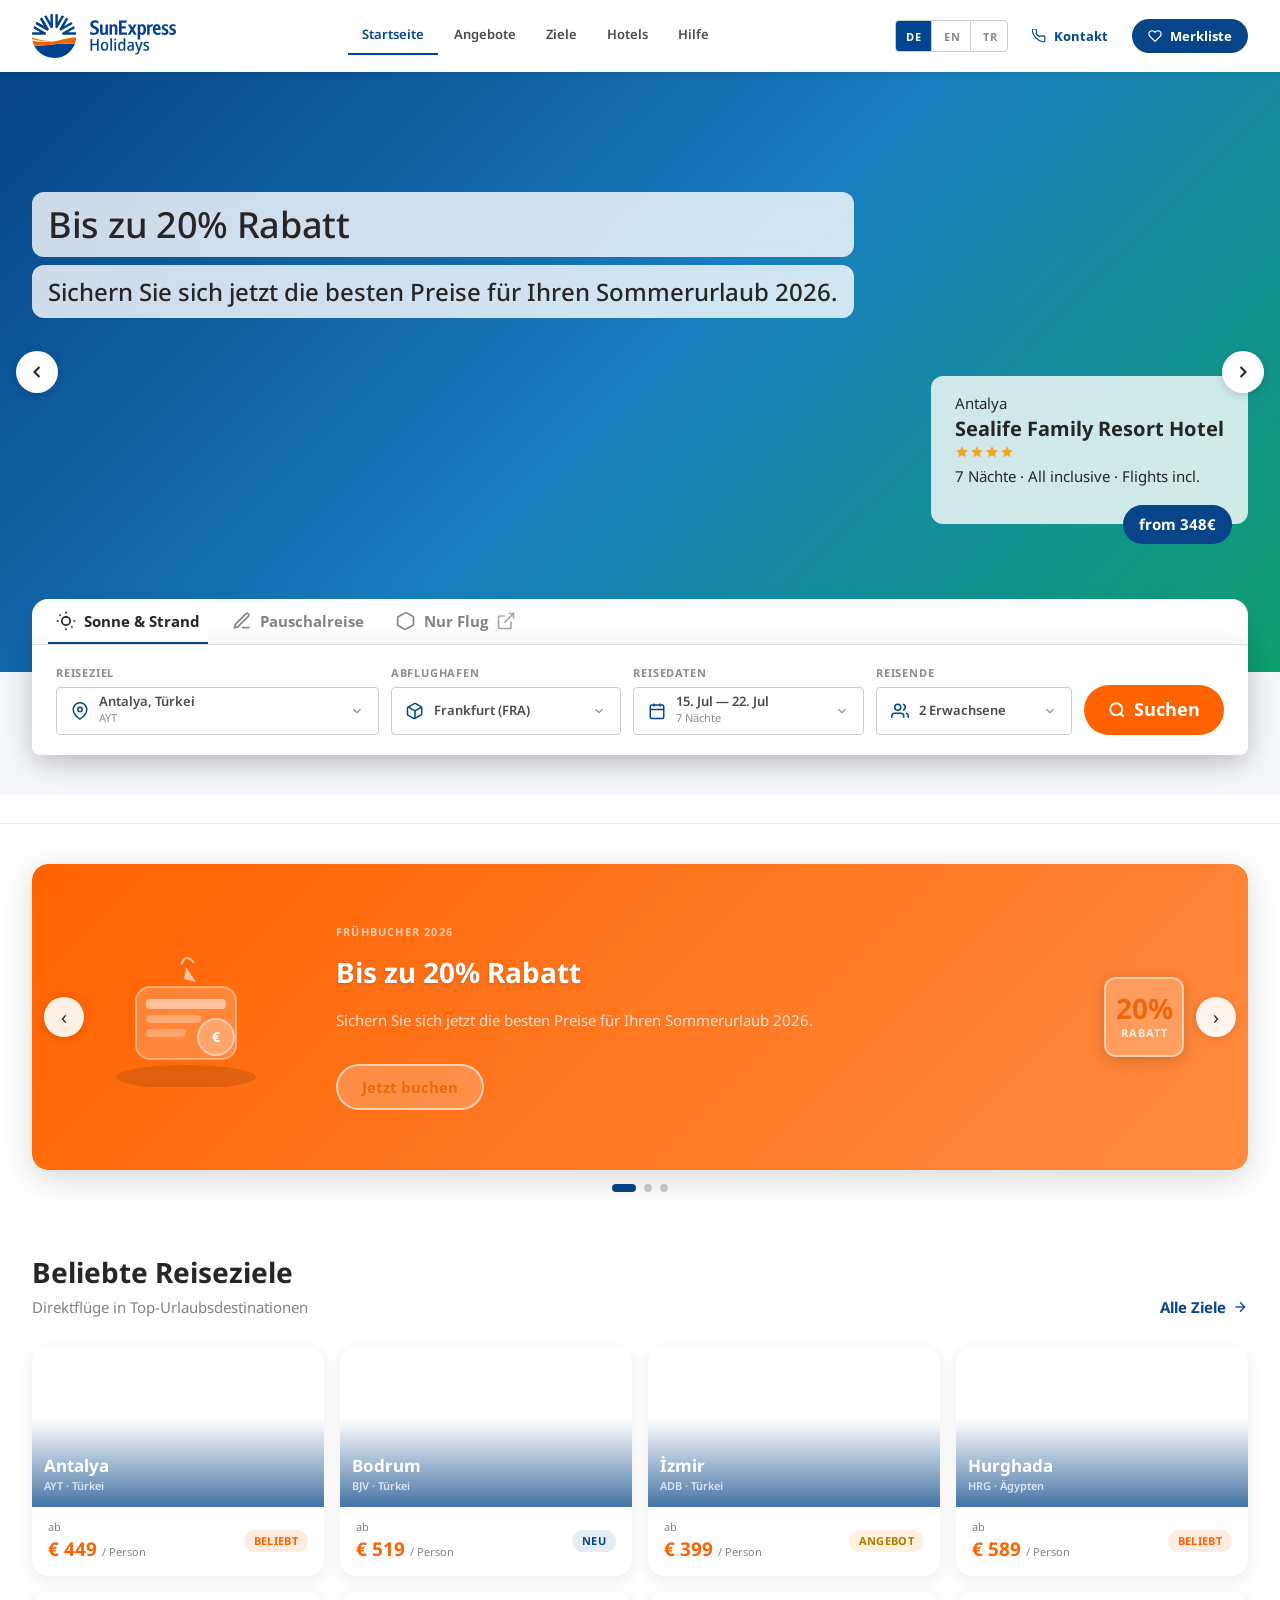
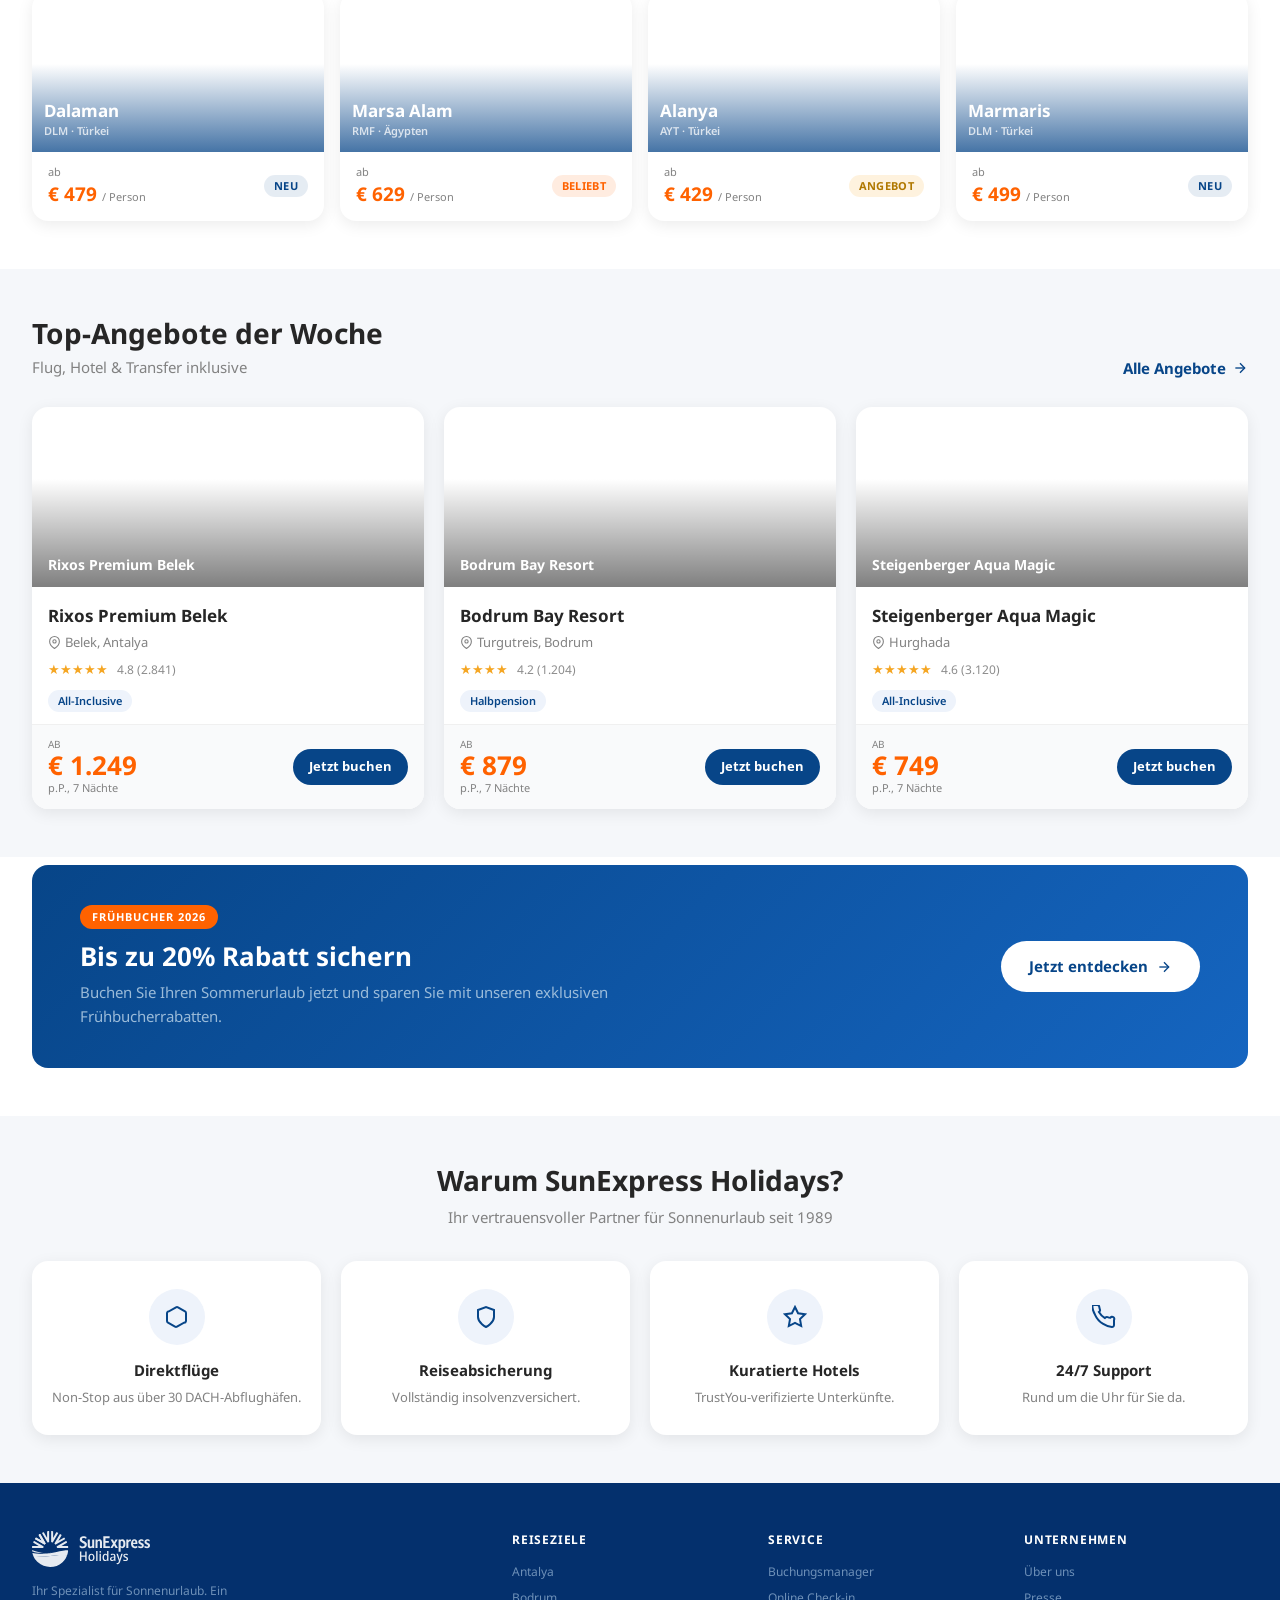
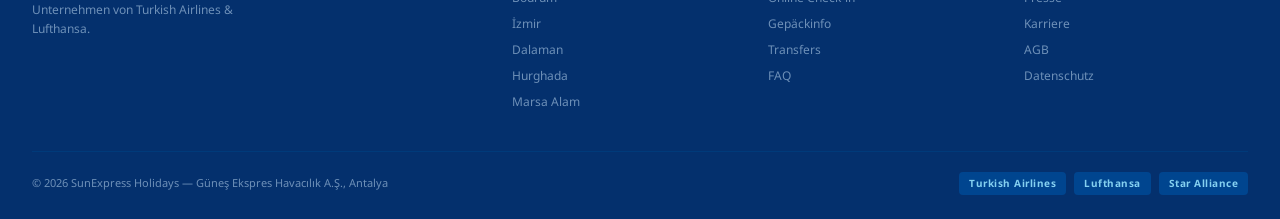
<file: index.html>
<!DOCTYPE html>
<html lang="de">
<head>
<meta charset="UTF-8"/><meta name="viewport" content="width=device-width,initial-scale=1.0"/>
<title>SunExpress Holidays</title>
<link rel="preconnect" href="https://fonts.googleapis.com"/>
<link rel="preconnect" href="https://fonts.gstatic.com" crossorigin/>
<link href="https://fonts.googleapis.com/css2?family=Noto+Sans:wght@400;500;700&display=swap" rel="stylesheet"/>
<link rel="stylesheet" href="shared.css"/>
<style>

/* ─────────────────────────────────────────
   DESIGN TOKENS  (matches Figma variables)
───────────────────────────────────────── */
:root {
  --color-primary:        #074588;
  --color-secondary:      #ff6200;
  --color-text-dark:      #262626;
  --color-text-mid:       #616161;
  --color-text-muted:     #828282;
  --color-surface-white:  #ffffff;
  --color-bg:             #f5f7fa;
  --color-border-input:   #828282;
  --color-star:           #f5a623;

  --radius-full:   9999px;
  --radius-btn:    9999px;
  --radius-input:  12px;
  --radius-card:   16px;
  --radius-sm:     12px;

  --shadow-search: 0 8px 24px -4px rgba(0,0,0,.12);
  --shadow-card:   0 4px 16px rgba(0,0,0,.08);
  --shadow-xl:     0 12px 40px rgba(0,0,0,.14);

  --font-primary: 'Noto Sans', sans-serif;
  --sp-page: 240px; /* side padding to 1440px grid */
}

*, *::before, *::after { box-sizing: border-box; margin: 0; padding: 0; }
body { font-family: var(--font-primary); color: var(--color-text-dark); background: var(--color-bg); }

/* ─────────────────────────────────────────
   HERO  (full-width slider, 600px tall)
───────────────────────────────────────── */
.hero {
  position: relative;
  width: 100%;
  height: 600px;
  overflow: hidden;
  display: flex;
  flex-direction: column;
}

/* Background image fills the hero */
.hero-bg {
  position: absolute;
  inset: 0;
  background: linear-gradient(135deg, #074588 0%, #1a7fc1 50%, #0e9f6e 100%);
  background-size: cover;
  background-position: center;
  transition: opacity .8s ease;
}

/* Subtle bottom-left gradient for text legibility */
.hero-overlay {
  position: absolute;
  inset: 0;
  background: linear-gradient(
    135deg,
    rgba(7,69,136,.18) 0%,
    transparent 60%
  );
  pointer-events: none;
}

/* ── Hero headline badges (top-left, glass) ── */
.hero-headlines {
  position: absolute;
  top: 120px;
  left: 32px;
  z-index: 4;
  display: flex;
  flex-direction: column;
  gap: 8px;
}
.hero-headline-badge {
  display: inline-block;
  background: rgba(255,255,255,.80);
  backdrop-filter: blur(8px);
  -webkit-backdrop-filter: blur(8px);
  border-radius: var(--radius-sm);
  padding: 12px 16px;
  color: var(--color-text-dark);
  white-space: nowrap;
}
.hero-headline-badge.main {
  font-size: 36px;
  font-weight: 500;
  line-height: 41px;
  letter-spacing: -.3px;
}
.hero-headline-badge.sub {
  font-size: 24px;
  font-weight: 500;
  line-height: 29px;
}

/* ── Offer block (bottom-right, glass) ── */
.hero-offer {
  position: absolute;
  bottom: 148px;   /* sits just above search mask */
  right: 32px;
  z-index: 4;
  background: rgba(255,255,255,.80);
  backdrop-filter: blur(8px);
  -webkit-backdrop-filter: blur(8px);
  border-radius: var(--radius-sm);
  padding: 16px 24px 36px;
  min-width: 239px;
  cursor: pointer;
  text-decoration: none;
}
.hero-offer-dest {
  font-size: 15px;
  font-weight: 400;
  color: var(--color-text-dark);
  line-height: 23px;
}
.hero-offer-name {
  font-size: 20px;
  font-weight: 700;
  color: var(--color-text-dark);
  line-height: 24px;
  margin: 2px 0 4px;
}
.hero-offer-stars {
  display: flex;
  gap: 1px;
  margin-bottom: 6px;
}
.hero-offer-star {
  width: 14px;
  height: 14px;
  color: var(--color-star);
  fill: var(--color-star);
}
.hero-offer-details {
  font-size: 15px;
  color: var(--color-text-dark);
  line-height: 23px;
}
.hero-offer-price-btn {
  position: absolute;
  bottom: -20px;
  right: 16px;
  background: var(--color-primary);
  color: #fff;
  font-size: 15px;
  font-weight: 700;
  line-height: 23px;
  padding: 8px 16px;
  border-radius: var(--radius-btn);
  border: none;
  cursor: pointer;
  white-space: nowrap;
  text-decoration: none;
  display: inline-block;
}

/* ── Slider arrows ── */
.slider-arrow {
  position: absolute;
  top: 50%;
  transform: translateY(-50%);
  z-index: 5;
  width: 42px;
  height: 42px;
  border-radius: var(--radius-full);
  background: var(--color-surface-white);
  border: none;
  cursor: pointer;
  display: flex;
  align-items: center;
  justify-content: center;
  box-shadow: 0 2px 8px rgba(0,0,0,.15);
  transition: background .15s, transform .15s;
  color: var(--color-text-dark);
}
.slider-arrow:hover { background: #f0f0f0; transform: translateY(-50%) scale(1.05); }
.slider-arrow.prev { left: 16px; }
.slider-arrow.next { right: 16px; }
.slider-arrow svg { width: 20px; height: 20px; }

/* ── Slider dots ── */
.slider-dots {
  position: absolute;
  bottom: 16px;
  left: 50%;
  transform: translateX(-50%);
  z-index: 5;
  display: flex;
  gap: 8px;
}
.slider-dot {
  width: 8px; height: 8px;
  border-radius: 50%;
  background: rgba(255,255,255,.45);
  border: none;
  cursor: pointer;
  transition: all .25s;
  padding: 0;
}
.slider-dot.active { background: #fff; width: 24px; border-radius: 4px; }

/* ─────────────────────────────────────────
   SEARCH MASK  (floating card below hero)
───────────────────────────────────────── */
.search-mask-wrap {
  position: relative;
  z-index: 10;
  display: flex;
  justify-content: center;
  margin-top: -73px;   /* overlaps hero bottom – matches Figma */
  padding: 0 32px 40px;
}
.search-mask {
  background: var(--color-surface-white);
  border-radius: var(--radius-card);
  box-shadow: var(--shadow-search);
  width: 100%;
  max-width: 1440px;
  /* overflow:hidden removed — it was clipping dropdowns */
}

/* Tab nav */
.search-tabs {
  display: flex;
  gap: 16px;
  padding: 0 16px;
  border-bottom: 1px solid #e8e8e8;
}
.search-tab {
  display: flex;
  align-items: center;
  gap: 8px;
  padding: 12px 8px 11px;
  font-size: 15px;
  font-weight: 700;
  color: var(--color-text-muted);
  background: none;
  border: none;
  border-bottom: 2px solid transparent;
  cursor: pointer;
  transition: color .15s;
  text-decoration: none;
  white-space: nowrap;
}
.search-tab.active {
  color: var(--color-text-dark);
  border-bottom-color: var(--color-primary);
}
.search-tab svg { width: 20px; height: 20px; flex-shrink: 0; }

/* Inputs row */
.search-inputs {
  display: flex;
  align-items: center;
  gap: 16px;
  padding: 16px;
}
.search-input {
  flex: 1;
  display: flex;
  align-items: center;
  gap: 11px;
  border: 1px solid var(--color-border-input);
  border-radius: var(--radius-input);
  padding: 5px 16px;
  background: var(--color-surface-white);
  cursor: pointer;
  transition: border-color .15s, box-shadow .15s;
  min-width: 0;
}
.search-input:hover { border-color: var(--color-primary); box-shadow: 0 0 0 2px rgba(7,69,136,.08); }
.search-input svg { width: 20px; height: 20px; flex-shrink: 0; color: var(--color-text-mid); }
.search-input-text { display: flex; flex-direction: column; min-width: 0; flex: 1; }
.search-input-label {
  font-size: 13px;
  color: var(--color-text-mid);
  line-height: 20px;
  font-weight: 400;
}
.search-input-value {
  font-size: 15px;
  color: var(--color-text-dark);
  line-height: 23px;
  white-space: nowrap;
  overflow: hidden;
  text-overflow: ellipsis;
}
.search-btn {
  background: var(--color-secondary);
  color: #fff;
  font-size: 18px;
  font-weight: 700;
  line-height: 25px;
  padding: 12px 24px;
  height: 50px;
  border-radius: var(--radius-btn);
  border: none;
  cursor: pointer;
  min-width: 140px;
  flex-shrink: 0;
  transition: background .15s, transform .1s;
}
.search-btn:hover { background: #e85500; transform: scale(1.02); }

/* ─────────────────────────────────────────
   USP BAR
───────────────────────────────────────── */
.usp-bar {
  display: flex;
  justify-content: center;
  gap: 32px;
  padding: 14px 32px;
  background: var(--color-surface-white);
  border-bottom: 1px solid #e8e8e8;
}
.usp-item {
  display: flex;
  align-items: center;
  gap: 8px;
  font-size: 13px;
  font-weight: 600;
  color: var(--color-text-dark);
}
.usp-item svg { color: var(--color-primary); }

/* ─────────────────────────────────────────
   PAGE SECTIONS  (max 1440px centred)
───────────────────────────────────────── */
.page-section {
  padding: 48px 32px;
  max-width: calc(1440px + 64px);
  margin: 0 auto;
}
.section-header {
  display: flex;
  align-items: flex-end;
  justify-content: space-between;
  margin-bottom: 28px;
}
.section-title {
  font-size: 28px;
  font-weight: 700;
  color: var(--color-text-dark);
  line-height: 1.2;
}
.section-sub {
  font-size: 15px;
  color: var(--color-text-muted);
  margin-top: 4px;
  line-height: 23px;
}
.link-more {
  display: flex;
  align-items: center;
  gap: 6px;
  font-size: 15px;
  font-weight: 700;
  color: var(--color-primary);
  text-decoration: none;
  white-space: nowrap;
}
.link-more:hover { text-decoration: underline; }
.link-more svg { width: 16px; height: 16px; }

/* ─────────────────────────────────────────
   TEASER SLIDER  (promo cards)
───────────────────────────────────────── */
.bg-white { background: var(--color-surface-white); }
.bg-grey  { background: #f5f7fa; }

.teaser-slider { overflow: hidden; border-radius: var(--radius-card); }
.teaser-track {
  display: flex;
  transition: transform .45s cubic-bezier(.4,0,.2,1);
}
.teaser-slide {
  flex: 0 0 100%;
  display: flex;
  align-items: center;
  gap: 32px;
  padding: 36px 48px;
  border-radius: var(--radius-card);
  min-height: 200px;
  position: relative;
  overflow: hidden;
}
.tsr-orange { background: linear-gradient(135deg, #ff6200 0%, #ff8c42 100%); }
.tsr-blue   { background: linear-gradient(135deg, #074588 0%, #1565c0 100%); }
.tsr-teal   { background: linear-gradient(135deg, #006d6d 0%, #00979a 100%); }

.tsr-art { flex-shrink: 0; width: 160px; height: 140px; }
.tsr-art svg { width: 100%; height: 100%; }

.tsr-body { flex: 1; color: #fff; }
.tsr-eyebrow { font-size: 11px; font-weight: 700; letter-spacing: 1.2px; text-transform: uppercase; opacity: .85; margin-bottom: 8px; }
.tsr-title { font-size: 28px; font-weight: 700; line-height: 1.2; margin-bottom: 10px; }
.tsr-title em { font-style: normal; opacity: .9; }
.tsr-sub { font-size: 15px; line-height: 1.6; opacity: .88; margin-bottom: 20px; max-width: 480px; }
.tsr-actions { display: flex; gap: 12px; }
.tsr-cta {
  background: rgba(255,255,255,.2);
  border: 2px solid rgba(255,255,255,.6);
  color: #fff;
  font-size: 15px;
  font-weight: 700;
  padding: 10px 24px;
  border-radius: var(--radius-btn);
  text-decoration: none;
  transition: background .15s;
}
.tsr-cta:hover { background: rgba(255,255,255,.32); }

.tsr-right { margin-left: auto; display: flex; flex-direction: column; align-items: flex-end; gap: 16px; flex-shrink: 0; }
.tsr-stamp {
  background: rgba(255,255,255,.2);
  border: 2px solid rgba(255,255,255,.5);
  border-radius: 12px;
  padding: 12px 20px;
  text-align: center;
  color: #fff;
}
.tsr-stamp-num { font-size: 28px; font-weight: 700; line-height: 1; }
.tsr-stamp-lbl { font-size: 11px; font-weight: 700; letter-spacing: 1px; text-transform: uppercase; opacity: .8; margin-top: 4px; }

.tsr-countdown { display: flex; gap: 8px; }
.tsr-unit { text-align: center; background: rgba(255,255,255,.15); border-radius: 8px; padding: 8px 10px; color: #fff; }
.tsr-unit-num { font-size: 22px; font-weight: 700; line-height: 1; }
.tsr-unit-lbl { font-size: 10px; font-weight: 700; letter-spacing: .5px; text-transform: uppercase; opacity: .75; margin-top: 2px; }

.tsr-dots { display: flex; justify-content: center; gap: 8px; margin-top: 14px; }
.tsr-dot {
  width: 8px; height: 8px; border-radius: 50%;
  background: #ccc; border: none; cursor: pointer; transition: all .25s; padding: 0;
}
.tsr-dot.active { background: var(--color-primary); width: 24px; border-radius: 4px; }

.tsr-arrow {
  position: absolute;
  top: 50%;
  transform: translateY(-50%);
  z-index: 3;
  width: 40px; height: 40px;
  border-radius: 50%;
  background: rgba(255,255,255,.9);
  border: none;
  font-size: 20px;
  cursor: pointer;
  display: flex; align-items: center; justify-content: center;
  box-shadow: 0 2px 8px rgba(0,0,0,.15);
  transition: background .15s;
  color: var(--color-text-dark);
}
.tsr-arrow:hover { background: #fff; }
.tsr-arrow-prev { left: 12px; }
.tsr-arrow-next { right: 12px; }

/* ─────────────────────────────────────────
   DESTINATION GRID  (4 cols)
───────────────────────────────────────── */
.dest-grid {
  display: grid;
  grid-template-columns: repeat(4, 1fr);
  gap: 16px;
}
.dest-card {
  border-radius: var(--radius-card);
  overflow: hidden;
  box-shadow: var(--shadow-card);
  background: var(--color-surface-white);
  cursor: pointer;
  transition: box-shadow .2s, transform .2s;
  display: block;
  text-decoration: none;
}
.dest-card:hover { box-shadow: var(--shadow-xl); transform: translateY(-3px); }

.dest-img {
  height: 160px;
  position: relative;
  background-size: cover;
  background-position: center;
}
.dest-img-overlay {
  position: absolute; inset: 0;
  background: linear-gradient(to top, rgba(7,69,136,.75) 0%, transparent 55%);
}
.dest-img-content { position: absolute; bottom: 12px; left: 12px; z-index: 1; }
.dest-name { font-size: 17px; font-weight: 700; color: #fff; }
.dest-country { font-size: 11px; color: rgba(255,255,255,.75); font-weight: 600; }

.dest-footer {
  padding: 12px 16px;
  display: flex;
  align-items: center;
  justify-content: space-between;
}
.dest-price { font-size: 19px; font-weight: 700; color: var(--color-secondary); }
.dest-price span { font-size: 11px; font-weight: 400; color: var(--color-text-muted); }

/* ─────────────────────────────────────────
   OFFER GRID  (3 cols – freshMS Simple Hotel Teaser)
───────────────────────────────────────── */
.offer-grid {
  display: grid;
  grid-template-columns: repeat(3, 1fr);
  gap: 20px;
}
.offer-card {
  background: var(--color-surface-white);
  border-radius: var(--radius-card);
  box-shadow: var(--shadow-card);
  overflow: hidden;
  transition: box-shadow .2s, transform .15s;
}
.offer-card:hover { box-shadow: var(--shadow-xl); transform: translateY(-2px); }

.offer-img {
  height: 180px;
  position: relative;
  background-size: cover;
  background-position: center;
  display: flex;
  align-items: flex-end;
  padding: 12px 16px;
}
.offer-img-overlay {
  position: absolute; inset: 0;
  background: linear-gradient(to top, rgba(0,0,0,.5) 0%, transparent 60%);
}
.offer-img-name { position: relative; z-index: 1; font-size: 14px; font-weight: 700; color: #fff; }

.offer-body { padding: 16px 16px 12px; }
.offer-hotel { font-size: 17px; font-weight: 700; color: var(--color-text-dark); margin-bottom: 4px; }
.offer-dest  { font-size: 13px; color: var(--color-text-muted); margin-bottom: 8px; display: flex; align-items: center; gap: 4px; }
.offer-stars { display: flex; align-items: center; gap: 6px; font-size: 13px; }
.offer-score { color: var(--color-text-muted); }
.offer-tags  { display: flex; gap: 6px; flex-wrap: wrap; margin-top: 10px; }

.offer-footer {
  display: flex;
  align-items: center;
  justify-content: space-between;
  padding: 12px 16px;
  background: #f9fafb;
  border-top: 1px solid #f0f0f0;
}
.offer-price-val { font-size: 26px; font-weight: 700; color: var(--color-secondary); line-height: 1; }
.offer-price-pp  { font-size: 11px; color: var(--color-text-muted); margin-top: 2px; }

/* ─────────────────────────────────────────
   PROMO CARD  (full-width banner)
───────────────────────────────────────── */
.promo-card {
  background: linear-gradient(135deg, var(--color-primary) 0%, #1565c0 100%);
  border-radius: var(--radius-card);
  padding: 40px 48px;
  display: flex;
  align-items: center;
  justify-content: space-between;
  gap: 32px;
  color: #fff;
}
.promo-badge {
  display: inline-block;
  background: var(--color-secondary);
  color: #fff;
  font-size: 11px;
  font-weight: 700;
  letter-spacing: 1px;
  text-transform: uppercase;
  padding: 4px 12px;
  border-radius: var(--radius-btn);
  margin-bottom: 12px;
}
.promo-card h3 { font-size: 26px; font-weight: 700; line-height: 1.2; margin-bottom: 8px; }
.promo-card p  { font-size: 15px; opacity: .88; line-height: 1.6; max-width: 560px; }
.btn-white {
  background: #fff;
  color: var(--color-primary);
  font-size: 15px;
  font-weight: 700;
  padding: 14px 28px;
  border-radius: var(--radius-btn);
  text-decoration: none;
  white-space: nowrap;
  flex-shrink: 0;
  display: flex;
  align-items: center;
  gap: 8px;
  transition: background .15s;
}
.btn-white:hover { background: #f0f4ff; }

/* ─────────────────────────────────────────
   WHY GRID  (4 cols – Quality Teaser)
───────────────────────────────────────── */
.why-grid {
  display: grid;
  grid-template-columns: repeat(4, 1fr);
  gap: 20px;
  margin-top: 32px;
}
.why-card {
  background: var(--color-surface-white);
  border-radius: var(--radius-card);
  padding: 28px 20px;
  text-align: center;
  box-shadow: var(--shadow-card);
}
.why-icon {
  width: 56px; height: 56px;
  border-radius: 50%;
  background: #eef3fb;
  display: flex;
  align-items: center;
  justify-content: center;
  margin: 0 auto 14px;
  color: var(--color-primary);
}
.why-card h4 { font-size: 15px; font-weight: 700; color: var(--color-text-dark); margin-bottom: 6px; }
.why-card p  { font-size: 13px; color: var(--color-text-muted); line-height: 1.5; }

/* ─────────────────────────────────────────
   BADGES / TAGS  (shared)
───────────────────────────────────────── */
.badge {
  display: inline-flex;
  align-items: center;
  padding: 3px 10px;
  border-radius: var(--radius-btn);
  font-size: 11px;
  font-weight: 700;
  letter-spacing: .3px;
}
.badge-orange { background: rgba(255,98,0,.12); color: var(--color-secondary); }
.badge-blue   { background: rgba(7,69,136,.10); color: var(--color-primary); }
.badge-yellow { background: rgba(245,166,35,.15); color: #b07800; }
.tag {
  padding: 3px 10px;
  background: #eef3fb;
  color: var(--color-primary);
  border-radius: var(--radius-btn);
  font-size: 11px;
  font-weight: 600;
}

/* BTN */
.btn { display: inline-flex; align-items: center; gap: 8px; padding: 10px 20px; border-radius: var(--radius-btn); font-size: 14px; font-weight: 700; text-decoration: none; border: none; cursor: pointer; transition: background .15s, transform .1s; }
.btn-primary { background: var(--color-primary); color: #fff; }
.btn-primary:hover { background: #0a3d77; transform: scale(1.02); }
.btn-sm { padding: 8px 16px; font-size: 13px; }

/* STARS inline orange */
.stars { display: flex; align-items: center; gap: 4px; }
.stars-val { color: var(--color-star); font-size: 13px; }
.score { font-size: 12px; color: var(--color-text-muted); }

</style>
</head>
<body>

<!-- ── SITE HEADER (injected by components.js) ── -->
<div id="site-header" data-page="home"></div>

<!-- ══════════════════════════════════════════
     HERO SLIDER
══════════════════════════════════════════ -->
<section class="hero" id="hero">
  <div class="hero-bg" id="hero-bg"></div>
  <div class="hero-overlay"></div>

  <!-- Headline badges top-left -->
  <div class="hero-headlines">
    <span class="hero-headline-badge main" id="hero-title"></span>
    <span class="hero-headline-badge sub" id="hero-sub"></span>
  </div>

  <!-- Offer block bottom-right -->
  <a href="hotel.html" class="hero-offer" id="hero-offer-card">
    <div class="hero-offer-dest">Antalya</div>
    <div class="hero-offer-name">Sealife Family Resort Hotel</div>
    <div class="hero-offer-stars">
      <svg class="hero-offer-star" viewBox="0 0 24 24"><polygon points="12 2 15.09 8.26 22 9.27 17 14.14 18.18 21.02 12 17.77 5.82 21.02 7 14.14 2 9.27 8.91 8.26 12 2"/></svg>
      <svg class="hero-offer-star" viewBox="0 0 24 24"><polygon points="12 2 15.09 8.26 22 9.27 17 14.14 18.18 21.02 12 17.77 5.82 21.02 7 14.14 2 9.27 8.91 8.26 12 2"/></svg>
      <svg class="hero-offer-star" viewBox="0 0 24 24"><polygon points="12 2 15.09 8.26 22 9.27 17 14.14 18.18 21.02 12 17.77 5.82 21.02 7 14.14 2 9.27 8.91 8.26 12 2"/></svg>
      <svg class="hero-offer-star" viewBox="0 0 24 24"><polygon points="12 2 15.09 8.26 22 9.27 17 14.14 18.18 21.02 12 17.77 5.82 21.02 7 14.14 2 9.27 8.91 8.26 12 2"/></svg>
    </div>
    <div class="hero-offer-details">7 <span id="fc-nights-hero"></span> · All inclusive · Flights incl.</div>
    <span class="hero-offer-price-btn">from 348€</span>
  </a>

  <!-- Arrows -->
  <button class="slider-arrow prev" onclick="slidePrev()" aria-label="Previous">
    <svg viewBox="0 0 24 24" fill="none" stroke="currentColor" stroke-width="2.5"><polyline points="15 18 9 12 15 6"/></svg>
  </button>
  <button class="slider-arrow next" onclick="slideNext()" aria-label="Next">
    <svg viewBox="0 0 24 24" fill="none" stroke="currentColor" stroke-width="2.5"><polyline points="9 18 15 12 9 6"/></svg>
  </button>

  <!-- Dots -->
  <div class="slider-dots" id="slider-dots"></div>
</section>

<!-- ══════════════════════════════════════════
     SEARCH MASK  (overlaps hero bottom)
══════════════════════════════════════════ -->
<div class="search-mask-wrap">
  <div class="search-mask" id="search-mask-box">
    <div id="search-mask"></div>
  </div>
</div>

<!-- ══ USP BAR ══ -->
<div class="usp-bar" id="usp-bar"></div>

<!-- ══════════════════════════════════════════
     TEASER PROMO SLIDER
══════════════════════════════════════════ -->
<div class="bg-white" style="padding: 40px 0 0">
  <div class="page-section" style="padding-top:0; padding-bottom:16px; max-width:calc(1440px + 64px)">
    <div style="position:relative">
      <div class="teaser-slider" id="tsSlider">
        <div class="teaser-track" id="tsTrack"></div>
      </div>
      <button class="tsr-arrow tsr-arrow-prev" onclick="tsMove(-1)">‹</button>
      <button class="tsr-arrow tsr-arrow-next" onclick="tsMove(1)">›</button>
    </div>
    <div class="tsr-dots" id="tsDots"></div>
  </div>
</div>

<!-- ══════════════════════════════════════════
     DESTINATION GRID  (freshMS Image Teaser)
══════════════════════════════════════════ -->
<div class="bg-white">
  <div class="page-section">
    <div class="section-header">
      <div>
        <h2 class="section-title" id="dest-title"></h2>
        <p class="section-sub" id="dest-sub"></p>
      </div>
      <a href="destinations.html" class="link-more" id="dest-all-link"></a>
    </div>
    <div class="dest-grid" id="dest-grid"></div>
  </div>
</div>

<!-- ══════════════════════════════════════════
     OFFER GRID  (freshMS Simple Hotel Teaser)
══════════════════════════════════════════ -->
<div class="bg-grey">
  <div class="page-section">
    <div class="section-header">
      <div>
        <h2 class="section-title" id="offers-title"></h2>
        <p class="section-sub" id="offers-sub"></p>
      </div>
      <a href="search.html" class="link-more" id="offers-all-link"></a>
    </div>
    <div class="offer-grid" id="offers-grid"></div>
  </div>
</div>

<!-- ══════════════════════════════════════════
     PROMO BANNER
══════════════════════════════════════════ -->
<div class="bg-white">
  <div class="page-section" style="padding-top:8px">
    <div class="promo-card">
      <div>
        <div class="promo-badge" id="promo-label"></div>
        <h3 id="promo-title"></h3>
        <p id="promo-text"></p>
      </div>
      <a href="search.html" class="btn-white" id="promo-btn"></a>
    </div>
  </div>
</div>

<!-- ══════════════════════════════════════════
     WHY  (freshMS Quality Teaser Section)
══════════════════════════════════════════ -->
<div class="bg-grey">
  <div class="page-section">
    <div style="text-align:center">
      <h2 class="section-title" id="why-title"></h2>
      <p class="section-sub" id="why-sub" style="margin:8px auto 0; max-width:560px"></p>
    </div>
    <div class="why-grid" id="why-grid"></div>
  </div>
</div>

<!-- ── FOOTER ── -->
<div id="site-footer"></div>

<script src="components.js"></script>
<script>

/* ══ TAB SWITCHING ══ */
function switchTab(tab) {
  document.querySelectorAll('.search-tab').forEach(t => t.classList.remove('active'));
  const el = document.getElementById('tab-' + tab);
  if (el) el.classList.add('active');
}

/* ══ TEASER PROMO SLIDER ══ */
let tsIdx = 0, tsTimer;

function buildTeaserSlides() {
  const ho = tObj('home');
  const slides = [
    {
      skin: 'tsr-orange',
      eyebrow: ho.slides?.[0]?.badge || 'Frühbucher 2026',
      title: ho.slides?.[0]?.title || 'Bis zu 20% Rabatt',
      sub: ho.slides?.[0]?.sub || 'Sichern Sie jetzt die besten Preise für Ihren Sommerurlaub 2026.',
      cta: ho.slides?.[0]?.btn || 'Jetzt buchen',
      stampTop: currentLang==='tr'?'%20':'20%',
      stampBot: currentLang==='tr'?'İNDİRİM':currentLang==='en'?'DISCOUNT':'RABATT',
      art: `<svg viewBox="0 0 160 140" xmlns="http://www.w3.org/2000/svg">
        <ellipse cx="80" cy="130" rx="70" ry="12" fill="rgba(0,0,0,.12)"/>
        <rect x="30" y="40" width="100" height="72" rx="14" fill="rgba(255,255,255,.18)" stroke="rgba(255,255,255,.4)" stroke-width="2"/>
        <rect x="40" y="52" width="80" height="10" rx="4" fill="rgba(255,255,255,.5)"/>
        <rect x="40" y="68" width="55" height="8" rx="4" fill="rgba(255,255,255,.3)"/>
        <rect x="40" y="82" width="40" height="8" rx="4" fill="rgba(255,255,255,.25)"/>
        <circle cx="110" cy="90" r="18" fill="rgba(255,255,255,.25)" stroke="rgba(255,255,255,.5)" stroke-width="2"/>
        <text x="110" y="95" text-anchor="middle" font-size="14" font-weight="800" fill="#fff">€</text>
        <path d="M80 20 L90 35 L78 32 Z" fill="rgba(255,255,255,.6)"/>
        <path d="M75 18 Q80 5 88 16" stroke="rgba(255,255,255,.5)" stroke-width="2" fill="none"/>
      </svg>`,
    },
    {
      skin: 'tsr-blue',
      eyebrow: currentLang==='tr'?'YENİ: HURGHADA':currentLang==='en'?'NEW: HURGHADA':'NEU: HURGHADA',
      title: currentLang==='tr'?'Mısır\'ı <em>Keşfet</em>':currentLang==='en'?'<em>Discover</em> Egypt':'Ägypten <em>entdecken</em>',
      sub: currentLang==='tr'?'Kızıl Deniz\'de Kişi başı €589\'dan. Direkt uçuş dahil.':currentLang==='en'?'From €589 p.p. at the Red Sea. Direct flight included.':'Ab €589 p.P. am Roten Meer. Direktflug inklusive.',
      cta: currentLang==='tr'?'Tekliflere bak':currentLang==='en'?'View offers':'Angebote ansehen',
      stampTop: 'ab',
      stampBot: '€ 589',
      art: `<svg viewBox="0 0 160 140" xmlns="http://www.w3.org/2000/svg">
        <ellipse cx="80" cy="128" rx="68" ry="10" fill="rgba(0,0,0,.15)"/>
        <path d="M20 95 Q80 45 140 80" stroke="rgba(255,255,255,.3)" stroke-width="2" stroke-dasharray="5 4" fill="none"/>
        <path d="M75 62 L95 55 L88 72 Z" fill="rgba(255,255,255,.8)"/>
        <circle cx="30" cy="92" r="6" fill="rgba(255,255,255,.5)"/>
        <circle cx="130" cy="78" r="8" fill="rgba(255,255,255,.5)"/>
        <text x="130" y="82" text-anchor="middle" font-size="9" fill="rgba(255,255,255,.9)">HRG</text>
        <text x="30" y="96" text-anchor="middle" font-size="9" fill="rgba(255,255,255,.9)">FRA</text>
        <rect x="50" y="98" width="60" height="28" rx="8" fill="rgba(255,255,255,.15)" stroke="rgba(255,255,255,.35)" stroke-width="1.5"/>
        <path d="M64 110 Q72 103 80 110 Q88 117 96 110" stroke="rgba(255,255,255,.6)" stroke-width="2" fill="none"/>
      </svg>`,
    },
    {
      skin: 'tsr-teal',
      eyebrow: currentLang==='tr'?'SUNFLEX 3 — ESNEK SEYAHAT':currentLang==='en'?'SUNFLEX 3 — STAY FLEXIBLE':'SUNFLEX 3 — FLEXIBEL REISEN',
      title: currentLang==='tr'?'<em>Ücretsiz</em> yeniden rezervasyon':currentLang==='en'?'<em>Free</em> rebooking option':'<em>Kostenloses</em> Umbuchungsrecht',
      sub: currentLang==='tr'?'Planlarınız değişirse — SunFlex ile sorun değil.':currentLang==='en'?'If your plans change — no problem with SunFlex. From £0.99.':'Wenn sich Ihre Pläne ändern — kein Problem mit SunFlex. Ab £0,99.',
      cta: currentLang==='tr'?'Şimdi ekle':currentLang==='en'?'Add now':'Jetzt hinzufügen',
      countdown: true,
      stampTop: currentLang==='tr'?'26 MAY\'A KADAR':currentLang==='en'?'BOOK BEFORE':'BUCHEN BIS',
      stampBot: '26. Mai',
      art: `<svg viewBox="0 0 160 140" xmlns="http://www.w3.org/2000/svg">
        <rect x="52" y="20" width="56" height="96" rx="12" fill="rgba(255,255,255,.15)" stroke="rgba(255,255,255,.4)" stroke-width="2"/>
        <rect x="58" y="30" width="44" height="6" rx="3" fill="rgba(255,255,255,.35)"/>
        <circle cx="80" cy="59" r="12" fill="rgba(255,255,255,.3)" stroke="rgba(255,255,255,.5)" stroke-width="1.5"/>
        <text x="80" y="63" text-anchor="middle" font-size="11" font-weight="800" fill="#fff">✓</text>
        <rect x="62" y="84" width="36" height="6" rx="3" fill="rgba(255,255,255,.4)"/>
      </svg>`,
    },
  ];

  const track = document.getElementById('tsTrack');
  const dots  = document.getElementById('tsDots');

  track.innerHTML = slides.map((s, i) => `
    <div class="teaser-slide ${s.skin}">
      <div class="tsr-art">${s.art}</div>
      <div class="tsr-body">
        <div class="tsr-eyebrow">${s.eyebrow}</div>
        <div class="tsr-title">${s.title}</div>
        <div class="tsr-sub">${s.sub}</div>
        <div class="tsr-actions"><a href="search.html" class="tsr-cta">${s.cta}</a></div>
      </div>
      <div class="tsr-right">
        ${s.countdown ? `<div class="tsr-countdown" id="ts-cd"></div>` : ''}
        <div class="tsr-stamp">
          <div class="tsr-stamp-num">${s.stampTop}</div>
          <div class="tsr-stamp-lbl">${s.stampBot}</div>
        </div>
      </div>
    </div>`).join('');

  dots.innerHTML = slides.map((_, i) =>
    `<button class="tsr-dot ${i===0?'active':''}" onclick="tsGo(${i})"></button>`
  ).join('');

  tsStartCountdown();
  tsTimer = setInterval(() => tsGo((tsIdx+1) % slides.length), 6000);
}

function tsStartCountdown() {
  const el = document.getElementById('ts-cd');
  if (!el) return;
  const deadline = new Date('2026-05-26T23:59:59');
  const tick = () => {
    const diff = deadline - new Date();
    if (diff <= 0) { el.innerHTML = ''; return; }
    const d = Math.floor(diff / 86400000);
    const h = Math.floor((diff % 86400000) / 3600000);
    const m = Math.floor((diff % 3600000) / 60000);
    const s = Math.floor((diff % 60000) / 1000);
    const lbl = currentLang==='tr' ? ['Gün','Sa','Dk','Sn'] :
                currentLang==='en' ? ['Days','Hrs','Min','Sec'] : ['Tage','Std','Min','Sek'];
    el.innerHTML = [d,h,m,s].map((v,i) =>
      `<div class="tsr-unit"><div class="tsr-unit-num">${String(v).padStart(2,'0')}</div><div class="tsr-unit-lbl">${lbl[i]}</div></div>`
    ).join('');
  };
  tick(); setInterval(tick, 1000);
}

function tsGo(i) {
  tsIdx = i;
  document.getElementById('tsTrack').style.transform = `translateX(-${i*100}%)`;
  document.querySelectorAll('.tsr-dot').forEach((d,j) => d.classList.toggle('active', j===i));
}
function tsMove(dir) {
  const n = document.getElementById('tsTrack').children.length;
  tsGo((tsIdx + dir + n) % n);
  clearInterval(tsTimer);
  tsTimer = setInterval(() => tsGo((tsIdx+1) % n), 6000);
}

/* ══ WHY / DEST / OFFER SVG ICONS ══ */
const WHY_ICONS = [
  `<svg width="24" height="24" viewBox="0 0 24 24" fill="none" stroke="currentColor" stroke-width="2"><path d="M21 16V8a2 2 0 00-1-1.73l-7-4a2 2 0 00-2 0l-7 4A2 2 0 002 8v8a2 2 0 001 1.73l7 4a2 2 0 002 0l7-4A2 2 0 0021 16z"/></svg>`,
  `<svg width="24" height="24" viewBox="0 0 24 24" fill="none" stroke="currentColor" stroke-width="2"><path d="M12 22s8-4 8-10V5l-8-3-8 3v7c0 6 8 10 8 10z"/></svg>`,
  `<svg width="24" height="24" viewBox="0 0 24 24" fill="none" stroke="currentColor" stroke-width="2"><polygon points="12 2 15.09 8.26 22 9.27 17 14.14 18.18 21.02 12 17.77 5.82 21.02 7 14.14 2 9.27 8.91 8.26 12 2"/></svg>`,
  `<svg width="24" height="24" viewBox="0 0 24 24" fill="none" stroke="currentColor" stroke-width="2"><path d="M22 16.92v3a2 2 0 01-2.18 2 19.79 19.79 0 01-8.63-3.07A19.5 19.5 0 013.07 9.8 19.79 19.79 0 01.22 1.18 2 2 0 012.22 0h3a2 2 0 012 1.72c.127.96.361 1.903.7 2.81a2 2 0 01-.45 2.11L6.91 7.09a16 16 0 006 6l.56-.56a2 2 0 012.11-.45c.907.339 1.85.573 2.81.7A2 2 0 0122 14.92v2z"/></svg>`,
];

const DESTS = [
  {id:'img-ayt', name:'Antalya',    code:'AYT', rk:'turkey', price:'449', bk:'beliebt', ci:'ci1', img:'https://images.unsplash.com/photo-1590402902099-9d5d8cbfb0c1?w=800&q=80'},
  {id:'img-bjv', name:'Bodrum',     code:'BJV', rk:'turkey', price:'519', bk:'neu',     ci:'ci2', img:'https://images.unsplash.com/photo-1601581987809-a874a81309c9?w=800&q=80'},
  {id:'img-adb', name:'İzmir',      code:'ADB', rk:'turkey', price:'399', bk:'angebot', ci:'ci4', img:'https://images.unsplash.com/photo-1558618666-fcd25c85cd64?w=800&q=80'},
  {id:'img-hrg', name:'Hurghada',   code:'HRG', rk:'egypt',  price:'589', bk:'beliebt', ci:'ci6', img:'https://images.unsplash.com/photo-1539650116574-75c0c6d73f6e?w=800&q=80'},
  {id:'img-dlm', name:'Dalaman',    code:'DLM', rk:'turkey', price:'479', bk:'neu',     ci:'ci3', img:'https://images.unsplash.com/photo-1519046904884-53103b34b206?w=800&q=80'},
  {id:'img-rmf', name:'Marsa Alam', code:'RMF', rk:'egypt',  price:'629', bk:'beliebt', ci:'ci5', img:'https://images.unsplash.com/photo-1580541832626-2a7131ee809f?w=800&q=80'},
  {id:'img-alanya',   name:'Alanya',    code:'AYT', rk:'turkey', price:'429', bk:'angebot', ci:'ci7', img:'https://images.unsplash.com/photo-1506905925346-21bda4d32df4?w=800&q=80'},
  {id:'img-marmaris', name:'Marmaris',  code:'DLM', rk:'turkey', price:'499', bk:'neu',     ci:'ci8', img:'https://images.unsplash.com/photo-1507525428034-b723cf961d3e?w=800&q=80'},
];

const OFFERS = [
  {id:'img-rixos', ci:'ci1', hotel:'Rixos Premium Belek',       dest:'Belek, Antalya', rk:'turkey', stars:'★★★★★', score:'4.8', reviews:'2.841', price:'1.249', tags:['all-inclusive'], img:'https://images.unsplash.com/photo-1566073771259-6a8506099945?w=800&q=80'},
  {id:'img-bodrum',ci:'ci2', hotel:'Bodrum Bay Resort',          dest:'Turgutreis, Bodrum', rk:'turkey', stars:'★★★★', score:'4.2', reviews:'1.204', price:'879',   tags:['halbpension'],  img:'https://images.unsplash.com/photo-1520250497591-112f2f40a3f4?w=800&q=80'},
  {id:'img-aqua',  ci:'ci3', hotel:'Steigenberger Aqua Magic',   dest:'Hurghada',       rk:'egypt',  stars:'★★★★★', score:'4.6', reviews:'3.120', price:'749',   tags:['all-inclusive'], img:'https://images.unsplash.com/photo-1582719478250-c89cae4dc85b?w=800&q=80'},
];

/* ══ HERO SLIDER ══ */
let slideIdx = 0, slideTimer;
const SLIDE_QUERIES = [
  'antalya turkey resort summer beach',
  'bodrum turkey sunset aegean',
  'hurghada egypt red sea',
];
const SLIDE_IMGS = [
  'https://images.unsplash.com/photo-1523592121175-87252e70fbe2?w=1600&q=85', // Antalya beach resort
  'https://images.unsplash.com/photo-1530841377377-3ff06c0ca713?w=1600&q=85', // Aegean coast Bodrum
  'https://images.unsplash.com/photo-1544551763-46a013bb70d5?w=1600&q=85', // Red Sea Hurghada
];

function buildSlider() {
  const slides = tArr('home', 'slides');
  const dotsEl = document.getElementById('slider-dots');
  if (dotsEl) dotsEl.innerHTML = slides.map((_,i) =>
    `<button class="slider-dot ${i===0?'active':''}" onclick="goSlide(${i})"></button>`
  ).join('');
  showSlide(0);
  slideTimer = setInterval(() => goSlide((slideIdx+1) % slides.length), 5000);
}

function goSlide(i) {
  clearInterval(slideTimer);
  slideIdx = i;
  showSlide(i);
  slideTimer = setInterval(() => goSlide((slideIdx+1) % tArr('home','slides').length), 5000);
}
function slidePrev() { const s = tArr('home','slides'); goSlide((slideIdx-1+s.length)%s.length); }
function slideNext() { const s = tArr('home','slides'); goSlide((slideIdx+1)%s.length); }

function showSlide(i) {
  const slides = tArr('home', 'slides');
  const s = slides[i]; if (!s) return;
  const titleEl = document.getElementById('hero-title');
  const subEl   = document.getElementById('hero-sub');
  if (titleEl) titleEl.innerHTML = s.title || 'Relaxed into your holidays';
  if (subEl)   subEl.textContent = s.sub   || 'More comfort for less!';
  document.querySelectorAll('.slider-dot').forEach((d,j) => d.classList.toggle('active', j===i));
  const heroEl = document.getElementById('hero-bg');
  if (heroEl) {
    const imgUrl = SLIDE_IMGS[i] || SLIDE_IMGS[0];
    const img = new Image();
    img.onload = () => {
      heroEl.style.backgroundImage = `url(${imgUrl})`;
      heroEl.style.backgroundSize = 'cover';
      heroEl.style.backgroundPosition = 'center';
      heroEl.style.background = '';
    };
    img.onerror = () => {
      // Fallback gradient if image fails to load
      const GRADIENTS = [
        'linear-gradient(135deg, #074588 0%, #1a7fc1 50%, #0e9f6e 100%)',
        'linear-gradient(135deg, #0e4d8a 0%, #1565c0 50%, #0288d1 100%)',
        'linear-gradient(135deg, #006064 0%, #00838f 50%, #26c6da 100%)',
      ];
      heroEl.style.backgroundImage = 'none';
      heroEl.style.background = GRADIENTS[i] || GRADIENTS[0];
    };
    // Show gradient immediately, replace with image when loaded
    const GRADIENTS = [
      'linear-gradient(135deg, #074588 0%, #1a7fc1 50%, #0e9f6e 100%)',
      'linear-gradient(135deg, #0e4d8a 0%, #1565c0 50%, #0288d1 100%)',
      'linear-gradient(135deg, #006064 0%, #00838f 50%, #26c6da 100%)',
    ];
    heroEl.style.background = GRADIENTS[i] || GRADIENTS[0];
    img.src = imgUrl;
  }
}

function arrowSvg() {
  return `<svg width="16" height="16" viewBox="0 0 24 24" fill="none" stroke="currentColor" stroke-width="2"><line x1="5" y1="12" x2="19" y2="12"/><polyline points="12 5 19 12 12 19"/></svg>`;
}
function pinSvg() {
  return `<svg width="13" height="13" viewBox="0 0 24 24" fill="none" stroke="currentColor" stroke-width="2"><path d="M21 10c0 7-9 13-9 13s-9-6-9-13a9 9 0 0118 0z"/><circle cx="12" cy="10" r="3"/></svg>`;
}

/* ══ DOM READY ══ */
document.addEventListener('DOMContentLoaded', () => {
  const ho  = tObj('home');
  const bd  = tObj('badges');
  const su  = tArr('usp');
  const sp  = tObj('sp');

  /* nights label */
  document.getElementById('fc-nights-hero').textContent = t('search','nights');

  /* USP bar */
  const uspIcons = [
    `<svg width="16" height="16" viewBox="0 0 24 24" fill="none" stroke="currentColor" stroke-width="2"><path d="M12 22s8-4 8-10V5l-8-3-8 3v7c0 6 8 10 8 10z"/></svg>`,
    `<svg width="16" height="16" viewBox="0 0 24 24" fill="none" stroke="currentColor" stroke-width="2"><path d="M21 16V8a2 2 0 00-1-1.73l-7-4a2 2 0 00-2 0l-7 4A2 2 0 002 8v8a2 2 0 001 1.73l7 4a2 2 0 002 0l7-4A2 2 0 0021 16z"/></svg>`,
    `<svg width="16" height="16" viewBox="0 0 24 24" fill="none" stroke="currentColor" stroke-width="2"><polyline points="20 6 9 17 4 12"/></svg>`,
    `<svg width="16" height="16" viewBox="0 0 24 24" fill="none" stroke="currentColor" stroke-width="2"><path d="M22 16.92v3a2 2 0 01-2.18 2 19.79 19.79 0 01-8.63-3.07A19.5 19.5 0 013.07 9.8 19.79 19.79 0 01.22 1.18 2 2 0 012.22 0h3a2 2 0 012 1.72c.127.96.361 1.903.7 2.81a2 2 0 01-.45 2.11L6.91 7.09a16 16 0 006 6l.56-.56a2 2 0 012.11-.45c.907.339 1.85.573 2.81.7A2 2 0 0122 14.92v2z"/></svg>`,
    `<svg width="16" height="16" viewBox="0 0 24 24" fill="none" stroke="currentColor" stroke-width="2"><rect x="1" y="4" width="22" height="16" rx="2" ry="2"/><line x1="1" y1="10" x2="23" y2="10"/></svg>`,
  ];
  document.getElementById('usp-bar').innerHTML = su.map((u,i) =>
    `<div class="usp-item">${uspIcons[i]||''}${u}</div>`
  ).join('');

  /* Dest section labels */
  document.getElementById('dest-title').textContent = ho.destTitle || '';
  document.getElementById('dest-sub').textContent   = ho.destSub   || '';
  document.getElementById('dest-all-link').innerHTML = (ho.destAll||'') + ' ' + arrowSvg();

  /* Dest grid */
  document.getElementById('dest-grid').innerHTML = DESTS.map(d => {
    const bLabel = bd[d.bk] || d.bk;
    const bCls   = d.bk==='beliebt'?'badge-orange': d.bk==='neu'?'badge-blue':'badge-yellow';
    const reg    = region(d.rk);
    return `<a href="dest-detail.html?dest=${d.code.toLowerCase()}" class="dest-card">
      <div class="dest-img ${d.ci}" id="${d.id}">
        <div class="dest-img-overlay"></div>
        <div class="dest-img-content">
          <div class="dest-name">${d.name}</div>
          <div class="dest-country">${d.code} · ${reg}</div>
        </div>
      </div>
      <div class="dest-footer">
        <div>
          <div style="font-size:11px;color:var(--color-text-muted)">ab</div>
          <div class="dest-price">€ ${d.price} <span>/ Person</span></div>
        </div>
        <span class="badge ${bCls}">${bLabel}</span>
      </div>
    </a>`;
  }).join('');

  /* Offers section */
  document.getElementById('offers-title').textContent = ho.offersTitle || '';
  document.getElementById('offers-sub').textContent   = ho.offersSub   || '';
  document.getElementById('offers-all-link').innerHTML = (ho.offersAll||'') + ' ' + arrowSvg();
  const vpL = sp.vp || {};
  document.getElementById('offers-grid').innerHTML = OFFERS.map(o => `
    <div class="offer-card">
      <div class="offer-img ${o.ci}" id="${o.id}">
        <div class="offer-img-overlay"></div>
        <div class="offer-img-name">${o.hotel}</div>
      </div>
      <div class="offer-body">
        <div class="offer-hotel">${o.hotel}</div>
        <div class="offer-dest">${pinSvg()}${o.dest}</div>
        <div class="stars">
          <span class="stars-val">${o.stars}</span>
          <span class="score">${o.score} (${o.reviews})</span>
        </div>
        <div class="offer-tags">${o.tags.map(tg=>`<span class="tag">${vpL[tg]||tg}</span>`).join('')}</div>
      </div>
      <div class="offer-footer">
        <div>
          <div style="font-size:10px;color:var(--color-text-muted);text-transform:uppercase">Ab</div>
          <div class="offer-price-val">€ ${o.price}</div>
          <div class="offer-price-pp">p.P., 7 ${t('search','nights')}</div>
        </div>
        <a href="hotel.html" class="btn btn-primary btn-sm">${sp.bookNow||'Buchen'}</a>
      </div>
    </div>`).join('');

  /* Promo banner */
  document.getElementById('promo-label').textContent = ho.promoLabel || '';
  document.getElementById('promo-title').textContent = ho.promoTitle || '';
  document.getElementById('promo-text').textContent  = ho.promoText  || '';
  document.getElementById('promo-btn').innerHTML     = (ho.promoBtn||'') + ' ' + arrowSvg();

  /* Why section */
  document.getElementById('why-title').textContent = ho.whyTitle || '';
  document.getElementById('why-sub').textContent   = ho.whySub   || '';
  const why = ho.why||[], whyD = ho.whyDesc||[];
  document.getElementById('why-grid').innerHTML = why.map((w,i) =>
    `<div class="why-card"><div class="why-icon">${WHY_ICONS[i]||''}</div><h4>${w}</h4><p>${whyD[i]||''}</p></div>`
  ).join('');

  /* Boot */
  buildSlider();
  buildTeaserSlides();

  /* Static images — no API needed */
  DESTS.forEach(d => {
    const el = document.getElementById(d.id);
    if(el && d.img){ el.style.backgroundImage=`url(${d.img})`; el.style.backgroundSize='cover'; el.style.backgroundPosition='center'; }
  });
  OFFERS.forEach(o => {
    const el = document.getElementById(o.id);
    if(el && o.img){ el.style.backgroundImage=`url(${o.img})`; el.style.backgroundSize='cover'; el.style.backgroundPosition='center'; }
  });
});
</script>
</body>
</html>
</file>
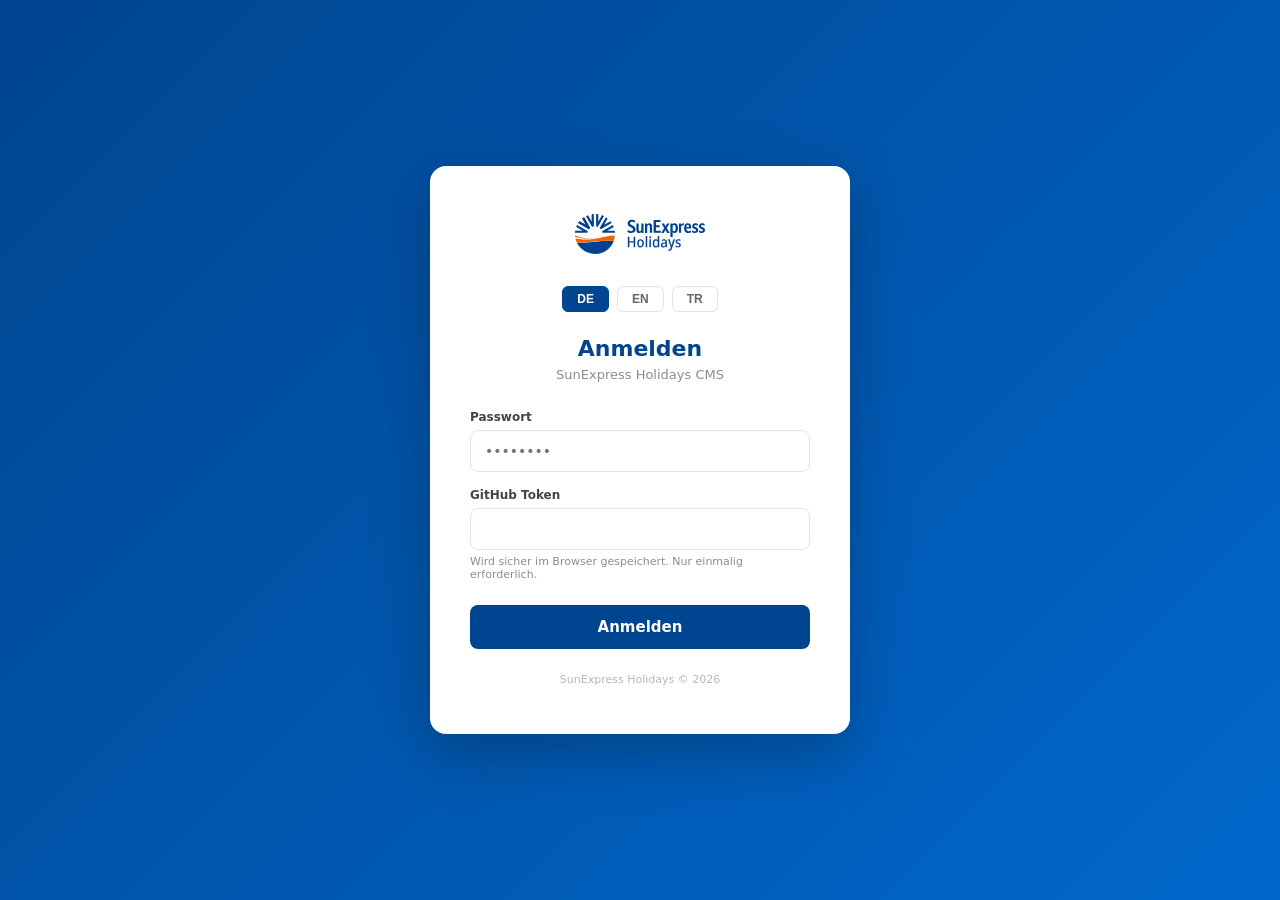
<file: admin/index.html>
<!DOCTYPE html>
<html lang="de">
<head>
  <meta charset="UTF-8"/><meta name="viewport" content="width=device-width,initial-scale=1.0"/>
  <title>SXH Admin — Login</title>
  <style>
    *{box-sizing:border-box;margin:0;padding:0;}
    body{font-family:'Segoe UI',system-ui,sans-serif;background:linear-gradient(135deg,#00458f 0%,#0068cc 100%);min-height:100vh;display:flex;align-items:center;justify-content:center;}
    .login-card{background:#fff;border-radius:16px;box-shadow:0 20px 60px rgba(0,0,0,.25);padding:48px 40px;width:100%;max-width:420px;}
    .logo{display:flex;align-items:center;gap:12px;margin-bottom:32px;justify-content:center;}
    .logo img{height:40px;}
    h2{font-size:22px;font-weight:700;color:#00458f;margin-bottom:6px;text-align:center;}
    .subtitle{font-size:13px;color:#8c8c8c;text-align:center;margin-bottom:28px;}
    .form-group{margin-bottom:16px;}
    label{display:block;font-size:12px;font-weight:600;color:#444;margin-bottom:6px;}
    input{width:100%;padding:12px 14px;border:1px solid #dde3ea;border-radius:8px;font-size:14px;font-family:inherit;outline:none;transition:border-color .15s;}
    input:focus{border-color:#00458f;}
    .token-hint{font-size:11px;color:#8c8c8c;margin-top:5px;}
    .btn-login{width:100%;padding:13px;background:#00458f;color:#fff;border:none;border-radius:8px;font-size:15px;font-weight:700;cursor:pointer;font-family:inherit;margin-top:8px;transition:background .15s;}
    .btn-login:hover{background:#003a7a;}
    .error{background:#fef2f2;border:1px solid #fca5a5;color:#dc2626;border-radius:8px;padding:10px 14px;font-size:13px;margin-bottom:16px;display:none;}
    .error.show{display:block;}
    .footer-note{text-align:center;margin-top:24px;font-size:11px;color:#b0b7c3;}
    .lang-bar{display:flex;justify-content:center;gap:8px;margin-bottom:24px;}
    .al-btn{padding:5px 14px;border-radius:6px;border:1px solid #dde3ea;background:#fff;font-size:12px;font-weight:700;cursor:pointer;color:#666;transition:all .15s;}
    .al-btn.active{background:#00458f;color:#fff;border-color:#00458f;}
  </style>
</head>
<body>
<div class="login-card">
  <div class="logo"><img src="../logo.svg" alt="SunExpress Holidays"/></div>
  <div class="lang-bar" id="lang-bar"></div>
  <h2 id="t-title"></h2>
  <p class="subtitle" id="t-sub"></p>
  <div class="error" id="err"></div>
  <div class="form-group">
    <label id="t-pw"></label>
    <input type="password" id="pw" onkeydown="if(event.key==='Enter') tryLogin()"/>
  </div>
  <div class="form-group">
    <label id="t-token"></label>
    <input type="password" id="gh-token" onkeydown="if(event.key==='Enter') tryLogin()"/>
    <div class="token-hint" id="t-token-hint"></div>
  </div>
  <button class="btn-login" id="t-btn" onclick="tryLogin()"></button>
  <p class="footer-note">SunExpress Holidays © 2026</p>
</div>
<script src="i18n.js"></script>
<script>
  const ADMIN_HASH  = 'b5a1af24a02915ab88921d9549d098f33ee6f611be52bb7239487669ecc450f7';
  const EDITOR_HASH = 'e270aa55f72deb3faf5f75728919add3b4f088a4ada8fafc22fbe5052ba854a6';

  if(sessionStorage.getItem('sxh-role')) location.href='dashboard.html';

  function applyTranslations(){
    document.getElementById('lang-bar').innerHTML = adminLangSwitcher();
    document.getElementById('t-title').textContent = a('loginTitle');
    document.getElementById('t-sub').textContent   = a('loginSubtitle');
    document.getElementById('t-pw').textContent    = a('password');
    document.getElementById('t-token').textContent = a('githubToken');
    document.getElementById('t-token-hint').textContent = a('githubTokenHint');
    document.getElementById('t-btn').textContent   = a('loginBtn');
    document.getElementById('pw').placeholder      = a('passwordPlaceholder');
  }
  applyTranslations();

  async function sha256(str){
    const buf=await crypto.subtle.digest('SHA-256',new TextEncoder().encode(str));
    return Array.from(new Uint8Array(buf)).map(b=>b.toString(16).padStart(2,'0')).join('');
  }
  async function tryLogin(){
    const pw=document.getElementById('pw').value;
    const token=document.getElementById('gh-token').value.trim();
    const err=document.getElementById('err');
    err.classList.remove('show');
    if(!pw){err.textContent=a('passwordRequired');err.classList.add('show');return;}
    const hash=await sha256(pw);
    if(hash===ADMIN_HASH){
      if(!token){err.textContent=a('tokenRequired');err.classList.add('show');return;}
      sessionStorage.setItem('sxh-role','admin');
      sessionStorage.setItem('sxh-token',token);
      sessionStorage.setItem('sxh-user','Admin');
      location.href='dashboard.html';
    } else if(hash===EDITOR_HASH){
      sessionStorage.setItem('sxh-role','editor');
      sessionStorage.setItem('sxh-user','Editor');
      location.href='dashboard.html';
    } else {
      err.textContent=a('loginError');
      err.classList.add('show');
      document.getElementById('pw').value='';
      document.getElementById('pw').focus();
    }
  }
</script>
</body>
</html>
</file>
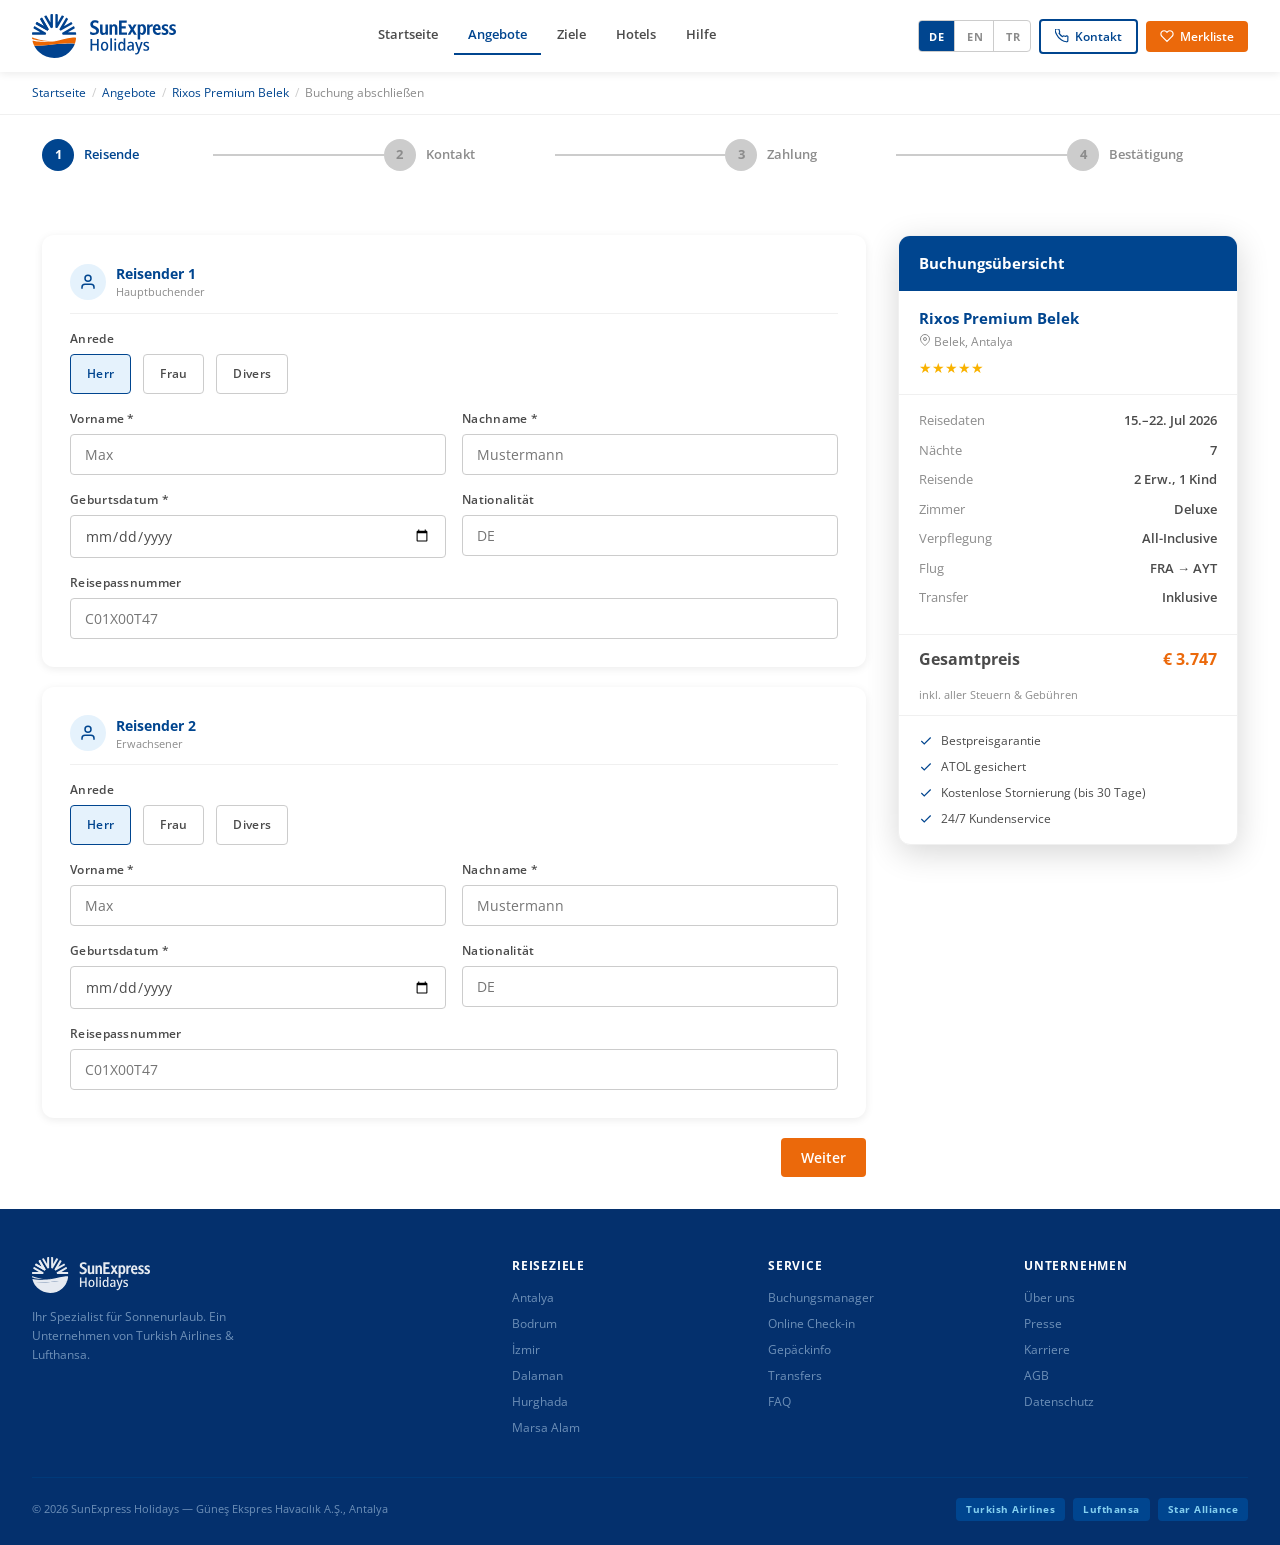
<file: booking.html>
<!DOCTYPE html>
<html lang="de">
<head>
  <meta charset="UTF-8"/><meta name="viewport" content="width=device-width,initial-scale=1.0"/>
  <title>SunExpress Holidays — Buchung</title>
  <link rel="stylesheet" href="shared.css"/>
  <style>
    .booking-layout{display:grid;grid-template-columns:1fr 340px;gap:var(--sp-xl);padding:var(--sp-xl);max-width:1260px;margin:0 auto;}
    .stepper{display:flex;align-items:center;gap:0;margin-bottom:var(--sp-xl);}
    .step{display:flex;align-items:center;gap:10px;flex:1;}
    .step-num{width:32px;height:32px;border-radius:50%;display:flex;align-items:center;justify-content:center;font-size:13px;font-weight:700;background:var(--grey-2);color:var(--grey-3);flex-shrink:0;transition:all .2s;}
    .step.active .step-num{background:var(--blue);color:#fff;}
    .step.done .step-num{background:var(--blue-mid);color:#fff;}
    .step-label{font-size:13px;font-weight:600;color:var(--grey-3);}
    .step.active .step-label{color:var(--blue);}
    .step.done .step-label{color:var(--blue-mid);}
    .step-line{flex:1;height:2px;background:var(--grey-2);transition:background .3s;}
    .step-line.done{background:var(--blue-mid);}
    .form-card{background:#fff;border-radius:var(--r-xl);box-shadow:var(--sh-md);padding:28px;margin-bottom:20px;}
    .form-card-title{font-size:17px;font-weight:700;color:var(--blue);margin-bottom:20px;display:flex;align-items:center;gap:8px;}
    .form-grid{display:grid;grid-template-columns:1fr 1fr;gap:16px;}
    .form-grid-3{display:grid;grid-template-columns:1fr 1fr 1fr;gap:16px;}
    .form-full{grid-column:1/-1;}
    .form-group{display:flex;flex-direction:column;gap:6px;}
    .form-group label{font-size:12px;font-weight:600;color:var(--text);letter-spacing:.3px;}
    .form-input{font-family:var(--font);font-size:14px;padding:10px 14px;border:1px solid var(--grey-2);border-radius:var(--r-md);outline:none;color:var(--text);transition:border-color .15s;width:100%;box-sizing:border-box;}
    .form-input:focus{border-color:var(--blue);}
    .form-select{font-family:var(--font);font-size:14px;padding:10px 14px;border:1px solid var(--grey-2);border-radius:var(--r-md);outline:none;color:var(--text);background:#fff;width:100%;cursor:pointer;appearance:none;background-image:url("data:image/svg+xml,%3Csvg xmlns='http://www.w3.org/2000/svg' width='10' height='6'%3E%3Cpath d='M0 0l5 6 5-6z' fill='%238c8c8c'/%3E%3C/svg%3E");background-repeat:no-repeat;background-position:right 12px center;}
    .form-select:focus{border-color:var(--blue);}
    .traveler-header{display:flex;align-items:center;gap:10px;margin-bottom:16px;padding-bottom:12px;border-bottom:1px solid var(--grey-1);}
    .traveler-avatar{width:36px;height:36px;border-radius:50%;background:var(--greyblue-2);display:flex;align-items:center;justify-content:center;color:var(--blue);}
    .traveler-name{font-size:14px;font-weight:700;color:var(--blue);}
    .traveler-type{font-size:11px;color:var(--grey-3);}
    .radio-group{display:flex;gap:12px;flex-wrap:wrap;}
    .radio-btn{display:flex;align-items:center;gap:8px;padding:10px 16px;border:1px solid var(--grey-2);border-radius:var(--r-md);cursor:pointer;font-size:13px;font-weight:600;color:var(--text);transition:all .15s;background:#fff;}
    .radio-btn.sel{border-color:var(--blue);color:var(--blue);background:var(--greyblue-2);}
    .radio-btn input{display:none;}
    .pay-card{display:flex;flex-direction:column;gap:10px;margin-top:16px;}
    .pay-opt{display:flex;align-items:center;gap:12px;padding:14px 16px;border:2px solid var(--grey-1);border-radius:var(--r-lg);cursor:pointer;transition:all .15s;}
    .pay-opt.sel{border-color:var(--blue);background:var(--greyblue-2);}
    .pay-opt-icon{width:40px;height:28px;border-radius:var(--r-sm);display:flex;align-items:center;justify-content:center;font-size:18px;}
    .pay-opt-label{font-size:13px;font-weight:600;color:var(--text);}
    .pay-opt.sel .pay-opt-label{color:var(--blue);}
    .cc-fields{background:var(--greyblue-2);border-radius:var(--r-lg);padding:16px;margin-top:12px;display:none;}
    .cc-fields.show{display:block;}
    .checkbox-row{display:flex;align-items:flex-start;gap:10px;padding:12px 0;}
    .custom-cb{width:18px;height:18px;border:2px solid var(--grey-2);border-radius:4px;flex-shrink:0;cursor:pointer;display:flex;align-items:center;justify-content:center;transition:all .15s;margin-top:1px;}
    .custom-cb.checked{background:var(--blue);border-color:var(--blue);}
    .custom-cb.checked::after{content:'';width:9px;height:5px;border-left:2px solid #fff;border-bottom:2px solid #fff;transform:rotate(-45deg) translateY(-1px);display:block;}
    .checkbox-row label{font-size:12px;color:var(--text);line-height:1.5;cursor:pointer;}
    .nav-btns{display:flex;align-items:center;justify-content:space-between;margin-top:8px;}
    .summary-card{background:#fff;border-radius:var(--r-xl);box-shadow:var(--sh-xl);border:1px solid var(--grey-1);overflow:hidden;position:sticky;top:88px;}
    .summary-card-head{padding:16px 20px;background:var(--blue);}
    .summary-card-head h3{font-size:15px;font-weight:700;color:#fff;}
    .summary-hotel{padding:16px 20px;border-bottom:1px solid var(--grey-1);}
    .sh-name{font-size:15px;font-weight:700;color:var(--blue);margin-bottom:4px;}
    .sh-dest{font-size:12px;color:var(--grey-3);}
    .summary-rows{padding:16px 20px;}
    .sum-row{display:flex;justify-content:space-between;font-size:13px;margin-bottom:10px;}
    .sum-row span:first-child{color:var(--grey-3);}
    .sum-row span:last-child{font-weight:600;}
    .sum-total{display:flex;justify-content:space-between;font-size:16px;font-weight:700;padding:12px 20px;border-top:1px solid var(--grey-1);}
    .sum-total .amount{color:var(--orange);}
    .sum-features{padding:16px 20px;border-top:1px solid var(--grey-1);display:flex;flex-direction:column;gap:8px;}
    .sum-feat{display:flex;align-items:center;gap:8px;font-size:12px;color:var(--text);}
    .sum-feat svg{color:var(--blue);flex-shrink:0;}
    .section-step{display:none;} .section-step.active{display:block;}
    .success-card{background:#fff;border-radius:var(--r-xl);box-shadow:var(--sh-xl);padding:48px;text-align:center;max-width:640px;margin:40px auto;}
    .success-icon{width:80px;height:80px;border-radius:50%;background:#dcfce7;display:flex;align-items:center;justify-content:center;margin:0 auto 24px;}
    .secure-badge{display:flex;align-items:center;gap:6px;font-size:12px;color:var(--grey-3);justify-content:center;margin-top:8px;}
  </style>
</head>
<body>
  <div id="site-header" data-page="search"></div>
  <div class="breadcrumb">
    <a href="index.html" id="bc-home"></a><span class="breadcrumb-sep">/</span>
    <a href="search.html" id="bc-offers"></a><span class="breadcrumb-sep">/</span>
    <a href="hotel.html" id="bc-hotel-name">Rixos Premium Belek</a><span class="breadcrumb-sep">/</span>
    <span id="bc-booking"></span>
  </div>

  <div style="max-width:1260px;margin:0 auto;padding:24px var(--sp-xl) 0">
    <div class="stepper" id="stepper"></div>
  </div>

  <div class="booking-layout">
    <div>
      <!-- STEP 1: Travelers -->
      <div class="section-step active" id="step1-content">
        <div class="form-card" id="traveler-1-card"></div>
        <div class="form-card" id="traveler-2-card"></div>
        <div class="nav-btns">
          <span></span>
          <button class="btn btn-primary" onclick="goStep(2)" id="next1-btn"></button>
        </div>
      </div>

      <!-- STEP 2: Contact -->
      <div class="section-step" id="step2-content">
        <div class="form-card">
          <div class="form-card-title">
            <svg width="18" height="18" viewBox="0 0 24 24" fill="none" stroke="currentColor" stroke-width="2"><path d="M22 16.92v3a2 2 0 01-2.18 2 19.79 19.79 0 01-8.63-3.07A19.5 19.5 0 013.07 9.8 19.79 19.79 0 01.22 1.18 2 2 0 012.22 0h3a2 2 0 012 1.72c.127.96.361 1.903.7 2.81a2 2 0 01-.45 2.11L6.91 7.09a16 16 0 006 6l.56-.56a2 2 0 012.11-.45c.907.339 1.85.573 2.81.7A2 2 0 0122 14.92v2z"/></svg>
            <span id="contact-title"></span>
          </div>
          <div class="form-grid">
            <div class="form-group"><label id="lbl-email"></label><input type="email" class="form-input" id="inp-email"/></div>
            <div class="form-group"><label id="lbl-phone"></label><input type="tel" class="form-input" id="inp-phone" placeholder="+49 …"/></div>
            <div class="form-group"><label id="lbl-street"></label><input class="form-input" id="inp-street"/></div>
            <div class="form-group"><label id="lbl-zip"></label><input class="form-input" id="inp-zip"/></div>
            <div class="form-group"><label id="lbl-city"></label><input class="form-input" id="inp-city"/></div>
            <div class="form-group"><label id="lbl-country"></label>
              <select class="form-select" id="sel-country"></select>
            </div>
          </div>
        </div>
        <div class="form-card">
          <div class="form-card-title"><svg width="18" height="18" viewBox="0 0 24 24" fill="none" stroke="currentColor" stroke-width="2"><path d="M14 2H6a2 2 0 00-2 2v16a2 2 0 002 2h12a2 2 0 002-2V8z"/><polyline points="14 2 14 8 20 8"/></svg><span id="wishes-title"></span></div>
          <div class="form-group" style="margin-bottom:16px">
            <label id="lbl-wishes"></label>
            <textarea class="form-input" id="inp-wishes" rows="3" id="inp-wishes"></textarea>
          </div>
          <div class="form-grid">
            <div class="form-group"><label id="lbl-arrival"></label>
              <select class="form-select" id="sel-arrival">
                <option>12:00–14:00</option><option>14:00–16:00</option><option>16:00–18:00</option><option>18:00–20:00</option><option>20:00–22:00</option>
              </select>
            </div>
            <div class="form-group"><label id="lbl-roompref"></label>
              <select class="form-select" id="sel-roompref"></select>
            </div>
          </div>
        </div>
        <div class="nav-btns">
          <button class="btn btn-outline" onclick="goStep(1)" id="back2-btn"></button>
          <button class="btn btn-primary" onclick="goStep(3)" id="next2-btn"></button>
        </div>
      </div>

      <!-- STEP 3: Payment -->
      <div class="section-step" id="step3-content">
        <div class="form-card">
          <div class="form-card-title"><svg width="18" height="18" viewBox="0 0 24 24" fill="none" stroke="currentColor" stroke-width="2"><rect x="1" y="4" width="22" height="16" rx="2"/><line x1="1" y1="10" x2="23" y2="10"/></svg><span id="pay-title"></span></div>
          <div class="pay-card" id="pay-opts"></div>
          <div class="cc-fields" id="cc-fields">
            <div class="form-grid">
              <div class="form-group form-full"><label id="lbl-cardnum"></label><input class="form-input" id="inp-card" placeholder="•••• •••• •••• ••••"/></div>
              <div class="form-group"><label id="lbl-expiry"></label><input class="form-input" id="inp-expiry" placeholder="MM / YY"/></div>
              <div class="form-group"><label id="lbl-cvv"></label><input class="form-input" id="inp-cvv" placeholder="•••"/></div>
              <div class="form-group form-full"><label id="lbl-cardname"></label><input class="form-input" id="inp-cname"/></div>
            </div>
          </div>
          <div class="secure-badge"><svg width="14" height="14" viewBox="0 0 24 24" fill="none" stroke="currentColor" stroke-width="2"><path d="M12 22s8-4 8-10V5l-8-3-8 3v7c0 6 8 10 8 10z"/></svg><span id="secure-text"></span></div>
        </div>
        <div class="form-card">
          <div id="terms-block"></div>
        </div>
        <div class="nav-btns">
          <button class="btn btn-outline" onclick="goStep(2)" id="back3-btn"></button>
          <button class="btn btn-primary" style="padding:14px 32px;font-size:15px" onclick="goStep(4)" id="submit-btn"></button>
        </div>
      </div>

      <!-- STEP 4: Success -->
      <div class="section-step" id="step4-content">
        <div class="success-card">
          <div class="success-icon"><svg width="40" height="40" viewBox="0 0 24 24" fill="none" stroke="#16a34a" stroke-width="2.5"><polyline points="20 6 9 17 4 12"/></svg></div>
          <h2 id="success-title" style="font-size:28px;font-weight:700;color:var(--blue);margin-bottom:12px"></h2>
          <p id="success-text" style="font-size:15px;color:var(--grey-3);line-height:1.6;margin-bottom:24px"></p>
          <div style="background:var(--greyblue-2);border-radius:var(--r-lg);padding:16px 24px;margin-bottom:24px;display:inline-block">
            <div id="ref-label" style="font-size:12px;font-weight:600;color:var(--grey-3);margin-bottom:4px"></div>
            <div style="font-size:24px;font-weight:700;color:var(--blue);letter-spacing:2px">SXH-2026-88471</div>
          </div>
          <div style="display:flex;gap:12px;justify-content:center">
            <a href="index.html" class="btn btn-outline" id="back-home-btn"></a>
            <button class="btn btn-primary" onclick="window.print()" id="print-btn"></button>
          </div>
        </div>
      </div>
    </div>

    <!-- Summary sidebar -->
    <div>
      <div class="summary-card" id="summary-card"></div>
    </div>
  </div>

  <div id="site-footer"></div>
  <script src="components.js"></script>
  <script>
  let currentStep = 1;
  let payMethod = 'creditcard';

  function ck(){ return `<svg width="14" height="14" viewBox="0 0 24 24" fill="none" stroke="currentColor" stroke-width="2"><polyline points="20 6 9 17 4 12"/></svg>`; }
  function personSvg(){ return `<svg width="18" height="18" viewBox="0 0 24 24" fill="none" stroke="currentColor" stroke-width="2"><path d="M20 21v-2a4 4 0 00-4-4H8a4 4 0 00-4 4v2"/><circle cx="12" cy="7" r="4"/></svg>`; }

  function goStep(n){
    currentStep=n;
    document.querySelectorAll('.section-step').forEach(s=>s.classList.remove('active'));
    document.getElementById(`step${n}-content`).classList.add('active');
    buildStepper();
    window.scrollTo({top:0,behavior:'smooth'});
  }

  function buildStepper(){
    const bk=tObj('booking');
    const steps=[bk.step1,bk.step2,bk.step3,bk.step4];
    let html='';
    steps.forEach((s,i)=>{
      const n=i+1;
      const cls=n<currentStep?'done':n===currentStep?'active':'';
      const numTxt=n<currentStep?`<svg width="14" height="14" viewBox="0 0 24 24" fill="none" stroke="currentColor" stroke-width="2"><polyline points="20 6 9 17 4 12"/></svg>`:n;
      html+=`<div class="step ${cls}"><div class="step-num">${numTxt}</div><div class="step-label">${s}</div></div>`;
      if(i<steps.length-1) html+=`<div class="step-line ${n<currentStep?'done':''}"></div>`;
    });
    document.getElementById('stepper').innerHTML=html;
  }

  function buildTravelerCard(cardId,travelerNum,isMain){
    const bk=tObj('booking');
    const typeLabel=isMain?bk.mainBooker:bk.adult;
    document.getElementById(cardId).innerHTML=`
      <div class="traveler-header">
        <div class="traveler-avatar">${personSvg()}</div>
        <div><div class="traveler-name">${bk.traveler} ${travelerNum}</div><div class="traveler-type">${typeLabel}</div></div>
      </div>
      <div class="form-group" style="margin-bottom:16px">
        <label>${bk.salutation}</label>
        <div class="radio-group" id="sal-${travelerNum}">
          <label class="radio-btn sel" onclick="selSal(this,'${travelerNum}')"><input type="radio" name="sal${travelerNum}" value="mr" checked/>${bk.mr}</label>
          <label class="radio-btn" onclick="selSal(this,'${travelerNum}')"><input type="radio" name="sal${travelerNum}" value="ms"/>${bk.ms}</label>
          <label class="radio-btn" onclick="selSal(this,'${travelerNum}')"><input type="radio" name="sal${travelerNum}" value="div"/>${bk.diverse}</label>
        </div>
      </div>
      <div class="form-grid">
        <div class="form-group"><label>${bk.firstName} ${bk.req}</label><input class="form-input" placeholder="Max"/></div>
        <div class="form-group"><label>${bk.lastName} ${bk.req}</label><input class="form-input" placeholder="Mustermann"/></div>
        <div class="form-group"><label>${bk.dob} ${bk.req}</label><input class="form-input" type="date"/></div>
        <div class="form-group"><label>${bk.nationality}</label><input class="form-input" placeholder="DE"/></div>
        <div class="form-group form-full"><label>${bk.passport}</label><input class="form-input" placeholder="C01X00T47"/></div>
      </div>`;
  }

  function selSal(el,n){
    document.querySelectorAll(`#sal-${n} .radio-btn`).forEach(b=>b.classList.remove('sel'));
    el.classList.add('sel');
  }

  function selPay(method){
    payMethod=method;
    document.querySelectorAll('.pay-opt').forEach(o=>o.classList.toggle('sel',o.dataset.m===method));
    const cc=document.getElementById('cc-fields');
    if(cc) cc.classList.toggle('show',method==='creditcard');
  }

  function toggleCb(el){ el.classList.toggle('checked'); }

  function buildSummary(){
    const bk=tObj('booking'); const h=tObj('hotel'); const sp=tObj('sp');
    const vpL=(sp.vp||{})['all-inclusive']||'All-Inclusive';
    document.getElementById('summary-card').innerHTML=`
      <div class="summary-card-head"><h3>${bk.summary}</h3></div>
      <div class="summary-hotel">
        <div class="sh-name">Rixos Premium Belek</div>
        <div class="sh-dest"><svg width="12" height="12" viewBox="0 0 24 24" fill="none" stroke="currentColor" stroke-width="2"><path d="M21 10c0 7-9 13-9 13s-9-6-9-13a9 9 0 0118 0z"/><circle cx="12" cy="10" r="3"/></svg> Belek, Antalya</div>
        <div style="color:var(--orange-light);font-size:14px;margin-top:6px">★★★★★</div>
      </div>
      <div class="summary-rows">
        <div class="sum-row"><span>${bk.travelDates}</span><span>15.–22. ${currentLang==='tr'?'Tem':currentLang==='en'?'Jul':'Jul'} 2026</span></div>
        <div class="sum-row"><span>${bk.nights}</span><span>7</span></div>
        <div class="sum-row"><span>${bk.travelers}</span><span>2 ${h.adults}, 1 ${h.child}</span></div>
        <div class="sum-row"><span>${bk.room}</span><span>Deluxe</span></div>
        <div class="sum-row"><span>${h.board}</span><span>${vpL}</span></div>
        <div class="sum-row"><span>${bk.flight}</span><span>FRA → AYT</span></div>
        <div class="sum-row"><span>${bk.transfer}</span><span>${bk.included}</span></div>
      </div>
      <div class="sum-total"><span>${bk.totalPrice}</span><span class="amount">€ 3.747</span></div>
      <div style="font-size:11px;color:var(--grey-3);padding:4px 20px 12px">${bk.allTaxes}</div>
      <div class="sum-features">
        <div class="sum-feat">${ck()} ${bk.bestPrice}</div>
        <div class="sum-feat">${ck()} ${bk.atol}</div>
        <div class="sum-feat">${ck()} ${bk.freeCancel}</div>
        <div class="sum-feat">${ck()} ${bk.support}</div>
      </div>`;
  }

  document.addEventListener('DOMContentLoaded',()=>{
    const bk=tObj('booking');
    document.title=`${bk.title||'Buchung'} — SunExpress Holidays`;
    document.getElementById('bc-home').textContent=t('nav','home');
    document.getElementById('bc-offers').textContent=t('nav','offers');
    document.getElementById('bc-booking').textContent=bk.title||'';
    buildStepper();
    buildSummary();

    // Step 1
    buildTravelerCard('traveler-1-card',1,true);
    buildTravelerCard('traveler-2-card',2,false);
    document.getElementById('next1-btn').textContent=bk.next;

    // Step 2
    document.getElementById('contact-title').textContent=bk.contactData||bk.step2;
    document.getElementById('wishes-title').textContent=bk.specialWishes||bk.wishes;
    document.getElementById('lbl-email').textContent=bk.email;
    document.getElementById('lbl-phone').textContent=bk.phone;
    document.getElementById('lbl-street').textContent=bk.street;
    document.getElementById('lbl-zip').textContent=bk.zip;
    document.getElementById('lbl-city').textContent=bk.city;
    document.getElementById('lbl-country').textContent=bk.country;
    document.getElementById('lbl-wishes').textContent=bk.wishes;
    document.getElementById('inp-wishes').placeholder=bk.wishesPlaceholder||'';
    document.getElementById('lbl-arrival').textContent=bk.arrivalTime;
    document.getElementById('lbl-roompref').textContent=bk.roomPref;
    document.getElementById('sel-country').innerHTML=[
      {v:'de',l:bk.de||'Deutschland'},{v:'at',l:bk.at||'Österreich'},
      {v:'ch',l:bk.ch||'Schweiz'},{v:'tr',l:bk.tr||'Türkiye'},{v:'ot',l:bk.other||'Andere'},
    ].map(o=>`<option value="${o.v}">${o.l}</option>`).join('');
    document.getElementById('sel-roompref').innerHTML=[
      bk.noPreference,bk.highFloor,bk.quiet,bk.nearPool,bk.nearBeach
    ].map(o=>`<option>${o}</option>`).join('');
    document.getElementById('back2-btn').textContent=bk.back;
    document.getElementById('next2-btn').textContent=bk.next;

    // Step 3
    document.getElementById('pay-title').textContent=bk.paymentMethod;
    document.getElementById('pay-opts').innerHTML=[
      {m:'creditcard',icon:'💳',l:bk.creditcard},
      {m:'paypal',icon:'🅿️',l:bk.paypal},
      {m:'bankTransfer',icon:'🏦',l:bk.bankTransfer},
    ].map(p=>`<div class="pay-opt ${p.m==='creditcard'?'sel':''}" data-m="${p.m}" onclick="selPay('${p.m}')">
      <div class="pay-opt-icon">${p.icon}</div>
      <div class="pay-opt-label">${p.l}</div>
    </div>`).join('');
    document.getElementById('cc-fields').classList.add('show');
    document.getElementById('lbl-cardnum').textContent=bk.cardNumber;
    document.getElementById('lbl-expiry').textContent=bk.expiry;
    document.getElementById('lbl-cvv').textContent=bk.cvv;
    document.getElementById('lbl-cardname').textContent=bk.cardName;
    document.getElementById('secure-text').textContent=bk.securePayment;
    document.getElementById('terms-block').innerHTML=`
      <div class="checkbox-row"><div class="custom-cb" onclick="toggleCb(this)"></div><label>${bk.terms}</label></div>
      <div class="checkbox-row"><div class="custom-cb" onclick="toggleCb(this)"></div><label>${bk.cancelTerms}</label></div>
      <div class="checkbox-row"><div class="custom-cb" onclick="toggleCb(this)"></div><label>${bk.newsletter}</label></div>`;
    document.getElementById('back3-btn').textContent=bk.back;
    document.getElementById('submit-btn').textContent=bk.submit;

    // Step 4
    document.getElementById('success-title').textContent=bk.successTitle;
    document.getElementById('success-text').textContent=bk.successText;
    document.getElementById('ref-label').textContent=bk.bookingRef;
    document.getElementById('back-home-btn').textContent=bk.backHome;
    document.getElementById('print-btn').textContent=bk.print;
  });
  </script>
</body>
</html>
</file>
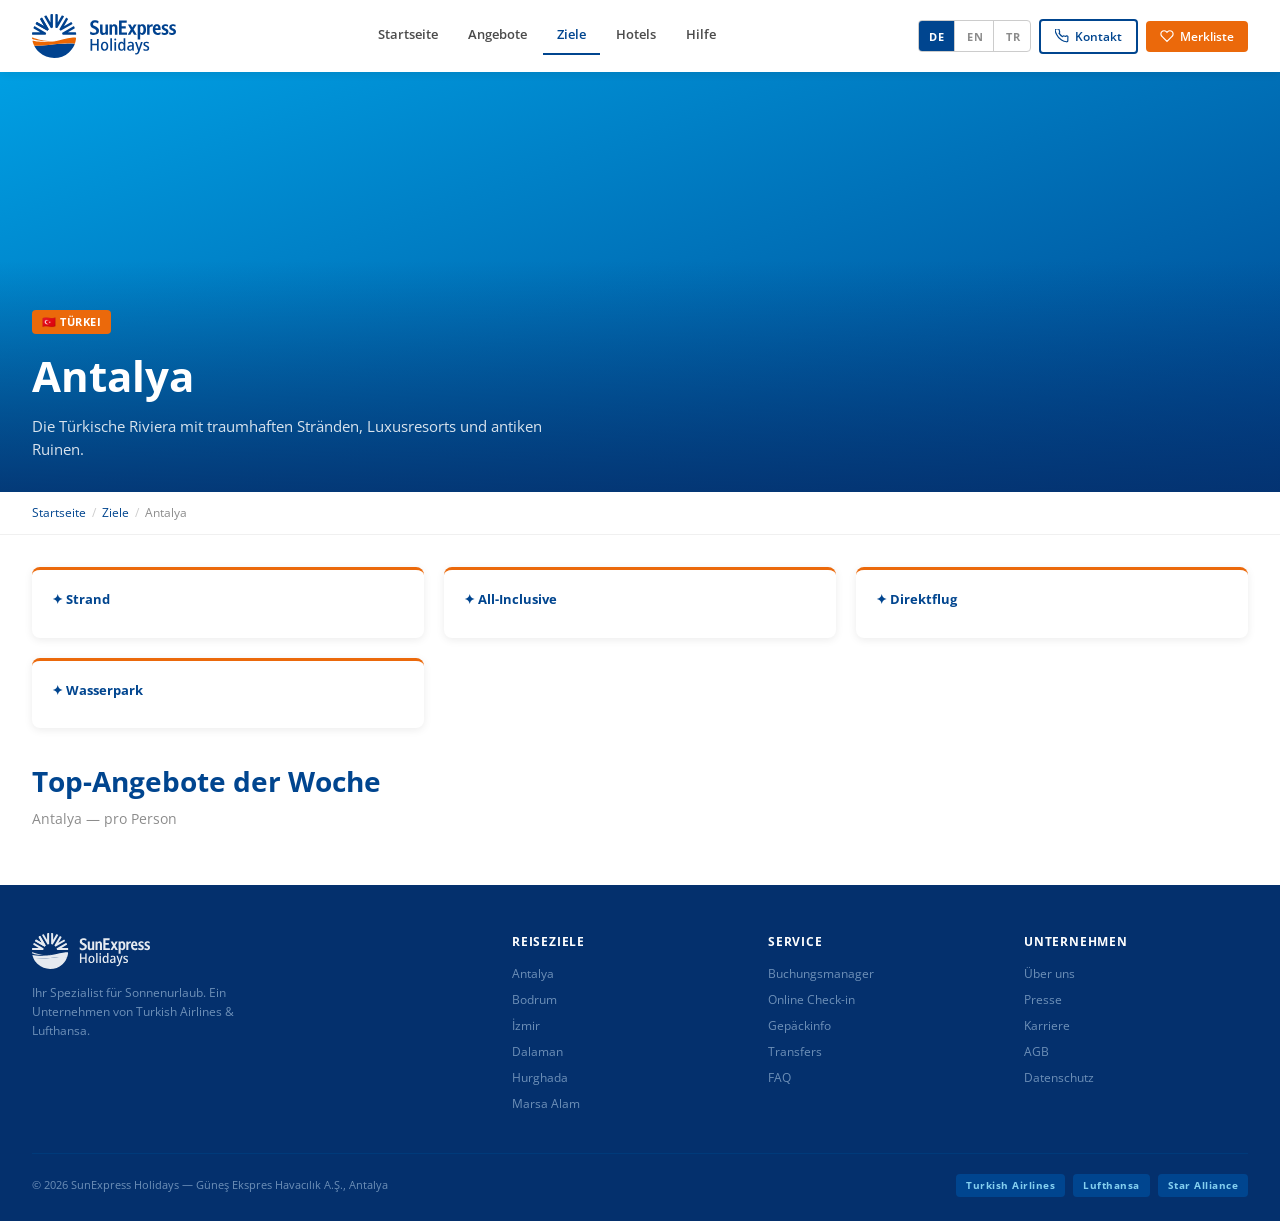
<file: dest-detail.html>
<!DOCTYPE html>
<html lang="de">
<head>
  <meta charset="UTF-8"/><meta name="viewport" content="width=device-width,initial-scale=1.0"/>
  <title>SunExpress Holidays</title>
  <link rel="stylesheet" href="shared.css"/>
  <style>
    .dest-hero{height:420px;position:relative;background-size:cover;background-position:center;}
    .dest-hero-overlay{position:absolute;inset:0;background:linear-gradient(to top,rgba(4,48,109,.85) 0%,transparent 55%);}
    .dest-hero-content{position:absolute;bottom:0;left:0;right:0;padding:32px var(--sp-xl);}
    .dest-hero-content h1{font-size:42px;font-weight:700;color:#fff;margin-bottom:8px;}
    .dest-hero-content p{font-size:15px;color:rgba(255,255,255,.85);max-width:560px;}
    .dest-layout{max-width:1300px;margin:0 auto;padding:var(--sp-xl);}
    .dest-info-grid{display:grid;grid-template-columns:1fr 1fr 1fr;gap:20px;margin-bottom:var(--sp-xl);}
    .info-card{background:#fff;border-radius:var(--r-lg);padding:20px;box-shadow:var(--sh-md);border-top:3px solid var(--orange);}
    .info-card h4{font-size:13px;font-weight:700;color:var(--blue);margin-bottom:8px;display:flex;align-items:center;gap:6px;}
    .info-card p{font-size:13px;color:var(--grey-3);line-height:1.6;}
    .offers-section h2{font-size:28px;font-weight:700;color:var(--blue);margin-bottom:6px;}
    .offers-section p{font-size:14px;color:var(--grey-3);margin-bottom:24px;}
    .offers-grid{display:grid;grid-template-columns:repeat(3,1fr);gap:20px;}
    .offer-card2{background:#fff;border-radius:var(--r-lg);box-shadow:var(--sh-md);overflow:hidden;transition:transform .2s,box-shadow .2s;}
    .offer-card2:hover{transform:translateY(-3px);box-shadow:var(--sh-lg);}
    .offer-img2{height:160px;background-size:cover;background-position:center;position:relative;}
    .offer-img2-overlay{position:absolute;inset:0;background:linear-gradient(to top,rgba(0,0,0,.5),transparent 60%);}
    .offer-img2-name{position:absolute;bottom:12px;left:12px;font-size:14px;font-weight:700;color:#fff;}
    .offer-body2{padding:16px;}
    .offer-stars2{color:var(--orange-light);font-size:14px;margin-bottom:6px;}
    .offer-tags2{display:flex;gap:6px;flex-wrap:wrap;margin-bottom:12px;}
    .offer-footer2{display:flex;align-items:center;justify-content:space-between;padding-top:12px;border-top:1px solid var(--grey-1);}
    .offer-price2{font-size:22px;font-weight:700;color:var(--orange);}
    .offer-price2-pp{font-size:11px;color:var(--grey-3);}
  </style>
</head>
<body>
  <div id="site-header" data-page="dest"></div>
  <div class="dest-hero ci1" id="dest-hero">
    <div class="dest-hero-overlay"></div>
    <div class="dest-hero-content">
      <div id="dest-badges" style="margin-bottom:10px"></div>
      <h1 id="dest-name"></h1>
      <p id="dest-desc"></p>
    </div>
  </div>
  <div class="breadcrumb">
    <a href="index.html" id="bc-home"></a><span class="breadcrumb-sep">/</span>
    <a href="destinations.html" id="bc-dest"></a><span class="breadcrumb-sep">/</span>
    <span id="bc-current"></span>
  </div>
  <div class="dest-layout">
    <div class="dest-info-grid" id="info-grid"></div>
    <div class="offers-section">
      <h2 id="offers-title"></h2>
      <p id="offers-sub"></p>
      <div class="offers-grid" id="offers-grid"></div>
    </div>
  </div>
  <div id="site-footer"></div>
  <script src="components.js"></script>
  <script>
  const ALL_DESTS = {
    ayt:{name:'Antalya',rk:'turkey',flag:'🇹🇷',ci:'ci1',q:'antalya turkey beach resort',
      desc:{de:'Die Türkische Riviera bietet traumhafte Strände, Luxusresorts und antike Ruinen. Antalya ist das Herz des türkischen Tourismus mit erstklassiger Infrastruktur und unzähligen Freizeitmöglichkeiten.',en:'The Turkish Riviera offers stunning beaches, luxury resorts and ancient ruins. Antalya is the heart of Turkish tourism with first-class infrastructure and countless leisure activities.',tr:'Türk Rivierası muhteşem plajlar, lüks tatil köyleri ve antik kalıntılar sunar. Antalya, birinci sınıf altyapısı ve sayısız eğlence olanakları ile Türk turizminin kalbidir.'},
      info:{de:[{icon:'☀️',title:'Klima',text:'300+ Sonnentage im Jahr. Sommer heiß und trocken, ideal von Mai bis Oktober.'},{icon:'✈️',title:'Flugzeit',text:'Ca. 3,5 Std. Direktflug aus Frankfurt, München, Wien, Zürich.'},{icon:'🏖️',title:'Strände',text:'Lara Beach, Konyaaltı, Kleopatra Beach — feiner Sand und kristallklares Wasser.'}],
           en:[{icon:'☀️',title:'Climate',text:'300+ sunny days a year. Hot and dry summers, ideal from May to October.'},{icon:'✈️',title:'Flight time',text:'Approx. 3.5 hrs direct from Frankfurt, Munich, Vienna, Zurich.'},{icon:'🏖️',title:'Beaches',text:'Lara Beach, Konyaaltı, Cleopatra Beach — fine sand and crystal-clear water.'}],
           tr:[{icon:'☀️',title:'İklim',text:'Yılda 300+ güneşli gün. Mayıs-Ekim arası sıcak ve kuru.'},{icon:'✈️',title:'Uçuş Süresi',text:'Frankfurt, Münih, Viyana, Zürih\'ten yaklaşık 3,5 saat direkt uçuş.'},{icon:'🏖️',title:'Plajlar',text:'Lara Plajı, Konyaaltı, Kleopatra Plajı — ince kum ve kristal berrak su.'}]},
      offers:[
        {id:'ao1',hotel:'Rixos Premium Belek',stars:5,rating:4.8,price:1249,tags:['all-inclusive'],q:'rixos belek resort'},
        {id:'ao2',hotel:'Maxx Royal Kemer',stars:5,rating:4.9,price:1549,tags:['all-inclusive'],q:'kemer resort antalya'},
        {id:'ao3',hotel:'Titanic Beach Lara',stars:5,rating:4.5,price:1099,tags:['all-inclusive'],q:'lara antalya beach hotel'},
      ]},
    bjv:{name:'Bodrum',rk:'turkey',flag:'🇹🇷',ci:'ci2',q:'bodrum turkey castle harbor',
      desc:{de:'Bodrum fasziniert mit seinem einzigartigen Flair aus weißen Häusern, blauen Domen und einem der schönsten Häfen der Ägäis.',en:'Bodrum captivates with its unique charm of white houses, blue domes and one of the most beautiful harbours of the Aegean.',tr:'Bodrum, beyaz evleri, mavi kubbeleri ve Ege\'nin en güzel limanlarından biriyle büyüleyici atmosferiyle büyüler.'},
      info:{de:[{icon:'⛵',title:'Segeln',text:'Bodrum ist das Mekka der Segler und Yachtbesitzer.'},{icon:'🏰',title:'Kultur',text:'Das Bodrum Castle beherbergt das Unterwasser-Museum.'},{icon:'🌊',title:'Strände',text:'Turkbuku, Gündoğan, Bitez — traumhafte Buchten.'}],
           en:[{icon:'⛵',title:'Sailing',text:'Bodrum is the mecca for sailors and yacht owners.'},{icon:'🏰',title:'Culture',text:'Bodrum Castle houses the Underwater Museum.'},{icon:'🌊',title:'Beaches',text:'Turkbuku, Gündoğan, Bitez — stunning bays.'}],
           tr:[{icon:'⛵',title:'Yelkenli',text:'Bodrum yelkenciler ve yat sahipleri için mekke.'},{icon:'🏰',title:'Kültür',text:'Bodrum Kalesi Su Altı Müzesi\'ne ev sahipliği yapar.'},{icon:'🌊',title:'Plajlar',text:'Türkbükü, Gündoğan, Bitez — muhteşem koylar.'}]},
      offers:[
        {id:'bo1',hotel:'Kempinski Barbaros Bay',stars:5,rating:4.7,price:1899,tags:['halbpension'],q:'kempinski bodrum hotel'},
        {id:'bo2',hotel:'Bodrum Bay Resort',stars:4,rating:4.2,price:879,tags:['halbpension'],q:'bodrum resort sea view'},
        {id:'bo3',hotel:'Voyage Bodrum',stars:5,rating:4.5,price:1299,tags:['all-inclusive'],q:'voyage bodrum resort pool'},
      ]},
    hrg:{name:'Hurghada',rk:'egypt',flag:'🇪🇬',ci:'ci6',q:'hurghada egypt red sea beach',
      desc:{de:'Hurghada am Roten Meer ist ein Paradies für Taucher und Sonnenanbeter — mit fantastischen Korallenriffen und modernen Resorts.',en:'Hurghada on the Red Sea is a paradise for divers and sun seekers — with fantastic coral reefs and modern resorts.',tr:'Kızıl Deniz\'deki Hurghada, harika mercan resifleri ve modern tatil köyleriyle dalgıçlar ve güneş arayanlar için bir cennet.'},
      info:{de:[{icon:'🤿',title:'Tauchen',text:'Weltklasse Korallenriffe mit über 1000 Fischarten.'},{icon:'☀️',title:'Klima',text:'Ganzjährig Sonne — über 340 Sonnentage pro Jahr.'},{icon:'✈️',title:'Flugzeit',text:'Ca. 4,5 Std. Direktflug aus Deutschland.'}],
           en:[{icon:'🤿',title:'Diving',text:'World-class coral reefs with over 1000 fish species.'},{icon:'☀️',title:'Climate',text:'Year-round sunshine — over 340 sunny days per year.'},{icon:'✈️',title:'Flight time',text:'Approx. 4.5 hrs direct from Germany.'}],
           tr:[{icon:'🤿',title:'Dalış',text:'1000\'den fazla balık türüyle dünya standartlarında mercan resifleri.'},{icon:'☀️',title:'İklim',text:'Yıl boyu güneş — yılda 340\'tan fazla güneşli gün.'},{icon:'✈️',title:'Uçuş Süresi',text:'Almanya\'dan yaklaşık 4,5 saat direkt uçuş.'}]},
      offers:[
        {id:'ho1',hotel:'Steigenberger Aqua Magic',stars:5,rating:4.6,price:749,tags:['all-inclusive'],q:'hurghada resort waterpark'},
        {id:'ho2',hotel:'TUI BLUE Palm Garden',stars:4,rating:4.1,price:699,tags:['fruehstueck'],q:'hurghada hotel beach pool'},
        {id:'ho3',hotel:'Sunrise Arabian Beach',stars:5,rating:4.4,price:899,tags:['all-inclusive'],q:'hurghada sunrise resort'},
      ]},
    dlm:{name:'Dalaman',rk:'turkey',flag:'🇹🇷',ci:'ci3',q:'dalaman fethiye turkey oludeniz',
      desc:{de:'Dalaman ist das Tor zur türkischen Ägäis — Heimat der berühmten Blauen Lagune, wilder Berglandschaften und entspannter Buchten.',en:'Dalaman is the gateway to the Turkish Aegean — home of the famous Blue Lagoon, wild mountain landscapes and relaxed bays.',tr:'Dalaman, Türk Ege\'sinin kapısı — ünlü Mavi Lagün\'ün, vahşi dağ manzaralarının ve sakin koyların evi.'},
      info:{de:[{icon:'🌊',title:'Blaue Lagune',text:'Ölüdeniz gehört zu den schönsten Stränden der Welt.'},{icon:'🪂',title:'Paragliding',text:'Babadağ bietet einen der besten Gleitschirmflüge weltweit.'},{icon:'⛵',title:'Bootstouren',text:'12-Insel-Touren und Blaue Fahrten sind ein Muss.'}],
           en:[{icon:'🌊',title:'Blue Lagoon',text:'Ölüdeniz is one of the most beautiful beaches in the world.'},{icon:'🪂',title:'Paragliding',text:'Babadağ offers one of the best paragliding experiences worldwide.'},{icon:'⛵',title:'Boat tours',text:'12-island tours and Blue Cruises are a must.'}],
           tr:[{icon:'🌊',title:'Mavi Lagün',text:'Ölüdeniz, dünyanın en güzel plajlarından biri.'},{icon:'🪂',title:'Yamaç Paraşütü',text:'Babadağ, dünyada en iyi yamaç paraşütü deneyimlerinden birini sunar.'},{icon:'⛵',title:'Tekne Turları',text:'12 Ada turları ve Mavi Yolculuklar mutlaka yapılmalı.'}]},
      offers:[
        {id:'do1',hotel:'Dalaman Beach Hotel',stars:4,rating:4.0,price:649,tags:['halbpension'],q:'dalaman turkey hotel beach'},
        {id:'do2',hotel:'Fethiye Resort & Spa',stars:5,rating:4.5,price:899,tags:['all-inclusive'],q:'fethiye resort turkey'},
        {id:'do3',hotel:'Ölüdeniz Beach Club',stars:4,rating:4.3,price:749,tags:['fruehstueck'],q:'oludeniz beach turkey lagoon'},
      ]},
    adb:{name:'İzmir',rk:'turkey',flag:'🇹🇷',ci:'ci4',q:'izmir turkey city sea promenade',
      desc:{de:'İzmir verbindet modernen Stadtflair mit antiker Geschichte. Die lebhafte Hafenstadt ist Ausgangspunkt für Ephesos, Çeşme und die ägäische Küste.',en:'İzmir combines modern urban flair with ancient history. The vibrant port city is the starting point for Ephesus, Çeşme and the Aegean coast.',tr:'İzmir, modern şehir atmosferini antik tarihle birleştirir. Canlı liman şehri, Efes, Çeşme ve Ege kıyısı için başlangıç noktasıdır.'},
      info:{de:[{icon:'🏛️',title:'Ephesos',text:'Eines der besterhaltenen antiken Städte der Welt — nur 80 km entfernt.'},{icon:'🏖️',title:'Çeşme',text:'Berühmtes Baderesort mit Wellensurfen und Kitesurf.'},{icon:'🍽️',title:'Küche',text:'İzmir ist bekannt für seine hervorragende Küstenküche.'}],
           en:[{icon:'🏛️',title:'Ephesus',text:'One of the best-preserved ancient cities in the world — just 80 km away.'},{icon:'🏖️',title:'Çeşme',text:'Famous beach resort with windsurfing and kitesurfing.'},{icon:'🍽️',title:'Cuisine',text:'İzmir is known for its excellent coastal cuisine.'}],
           tr:[{icon:'🏛️',title:'Efes',text:'Dünyanın en iyi korunmuş antik şehirlerinden biri — sadece 80 km uzakta.'},{icon:'🏖️',title:'Çeşme',text:'Rüzgar sörfü ve uçurtma sörfüyle ünlü plaj tatil beldesi.'},{icon:'🍽️',title:'Mutfak',text:'İzmir, mükemmel sahil mutfağıyla tanınır.'}]},
      offers:[
        {id:'io1',hotel:'Çeşme Marina Hotel',stars:5,rating:4.6,price:1099,tags:['halbpension'],q:'cesme marina hotel turkey'},
        {id:'io2',hotel:'İzmir Marriott',stars:5,rating:4.4,price:899,tags:['fruehstueck'],q:'izmir hotel sea view'},
        {id:'io3',hotel:'Alacati Boutique Hotel',stars:4,rating:4.7,price:799,tags:['fruehstueck'],q:'alacati turkey boutique hotel'},
      ]},
    rmf:{name:'Marsa Alam',rk:'egypt',flag:'🇪🇬',ci:'ci5',q:'marsa alam egypt diving coral reef',
      desc:{de:'Marsa Alam ist das unberührte Juwel Ägyptens — ideal für Naturliebhaber und Taucher, die abseits der Touristenmassen das ursprüngliche Rote Meer erleben möchten.',en:'Marsa Alam is the unspoilt jewel of Egypt — ideal for nature lovers and divers who want to experience the original Red Sea away from the tourist crowds.',tr:'Marsa Alam, Mısır\'ın bozulmamış mücevheri — turist kalabalığından uzakta özgün Kızıl Deniz deneyimi yaşamak isteyen doğa severler ve dalgıçlar için ideal.'},
      info:{de:[{icon:'🐬',title:'Delfine',text:'Delfin-Riff ist eines der schönsten Schnorchelziele weltweit.'},{icon:'🌿',title:'Natur',text:'Schutzgebiete mit seltenen Meeresschildkröten und Dugongs.'},{icon:'🏖️',title:'Einsame Strände',text:'Unberührte Strände fernab des Massentourismus.'}],
           en:[{icon:'🐬',title:'Dolphins',text:'Dolphin Reef is one of the most beautiful snorkelling sites worldwide.'},{icon:'🌿',title:'Nature',text:'Nature reserves with rare sea turtles and dugongs.'},{icon:'🏖️',title:'Secluded beaches',text:'Pristine beaches far from mass tourism.'}],
           tr:[{icon:'🐬',title:'Yunuslar',text:'Yunus Resifi, dünyada en güzel şnorkelli noktalardan biri.'},{icon:'🌿',title:'Doğa',text:'Nadir deniz kaplumbağaları ve dugonglarla doğa koruma alanları.'},{icon:'🏖️',title:'Ücra Plajlar',text:'Kitle turizminden uzak bozulmamış plajlar.'}]},
      offers:[
        {id:'mo1',hotel:'Shams Alam Beach Resort',stars:5,rating:4.7,price:799,tags:['all-inclusive'],q:'marsa alam resort beach'},
        {id:'mo2',hotel:'Port Ghalib Resort',stars:5,rating:4.5,price:899,tags:['all-inclusive'],q:'port ghalib egypt resort'},
        {id:'mo3',hotel:'Oasis Marsa Alam',stars:4,rating:4.2,price:699,tags:['halbpension'],q:'marsa alam hotel beach egypt'},
      ]},
  };

  document.addEventListener('DOMContentLoaded', async ()=>{
    await loadCMSData();
    const params=new URLSearchParams(location.search);
    const code=params.get('dest')||'ayt';

    // Try CMS first, fall back to ALL_DESTS
    let cmsD = getCMSDestById(code);
    const d = cmsD ? null : (ALL_DESTS[code]||ALL_DESTS.ayt);

    const nameStr = cmsD ? (cmsD.name?.[currentLang]||cmsD.name?.de||cmsD.id) : d.name;
    const descStr = cmsD ? (cmsD.desc?.[currentLang]||cmsD.desc?.de||'') : (d.desc[currentLang]||d.desc.de);
    const flagStr = cmsD ? (cmsD.flag||'') : d.flag;
    const regKey  = cmsD ? cmsD.regionKey : d.rk;
    const reg     = region(regKey);
    const query   = cmsD ? (cmsD.query||cmsD.id) : d.q;
    const hlArr   = cmsD ? (cmsD.highlights||[]) : [];
    const info    = d ? (d.info[currentLang]||d.info.de) : [];
    const vpL=tObj('sp').vp||{};
    const sp=tObj('sp');

    document.title=`${nameStr} — SunExpress Holidays`;
    document.getElementById('bc-home').textContent=t('nav','home');
    document.getElementById('bc-dest').textContent=t('nav','dest');
    document.getElementById('bc-current').textContent=nameStr;
    document.getElementById('dest-badges').innerHTML=`<span class="badge badge-orange">${flagStr} ${reg}</span>`;
    document.getElementById('dest-name').textContent=nameStr;
    document.getElementById('dest-desc').textContent=descStr;
    fetchUnsplashImg(query,'dest-hero');

    // Info cards: from ALL_DESTS if available, else show highlights as cards
    if(info.length){
      document.getElementById('info-grid').innerHTML=info.map(i=>`<div class="info-card"><h4>${i.icon} ${i.title}</h4><p>${i.text}</p></div>`).join('');
    } else {
      document.getElementById('info-grid').innerHTML=hlArr.map(h=>`<div class="info-card"><h4>✦ ${h}</h4><p></p></div>`).join('');
    }

    document.getElementById('offers-title').textContent=sp.offersTitle||tObj('home').offersTitle||'';
    document.getElementById('offers-sub').textContent=`${nameStr} — ${sp.perPerson||''}`;

    // Offers: only show if ALL_DESTS has them
    const offers = d?.offers || [];
    document.getElementById('offers-grid').innerHTML=offers.map(o=>`<div class="offer-card2">
      <div class="offer-img2 ${d?.ci||'ci1'}" id="${o.id}"><div class="offer-img2-overlay"></div><div class="offer-img2-name">${o.hotel}</div></div>
      <div class="offer-body2">
        <div class="offer-stars2">${'★'.repeat(o.stars)}</div>
        <div style="font-size:13px;font-weight:700;color:var(--blue);margin-bottom:6px">${o.hotel}</div>
        <div class="offer-tags2">${o.tags.map(tg=>`<span class="tag">${vpL[tg]||tg}</span>`).join('')}</div>
        <div class="offer-footer2">
          <div><div class="offer-price2">€ ${o.price}</div><div class="offer-price2-pp">${sp.perPerson||''}</div></div>
          <a href="hotel.html" class="btn btn-primary btn-sm">${sp.bookNow||'Buchen'}</a>
        </div>
      </div>
    </div>`).join('');
    offers.forEach(o=>fetchUnsplashImg(o.q,o.id));
  });
  </script>
</body>
</html>
</file>
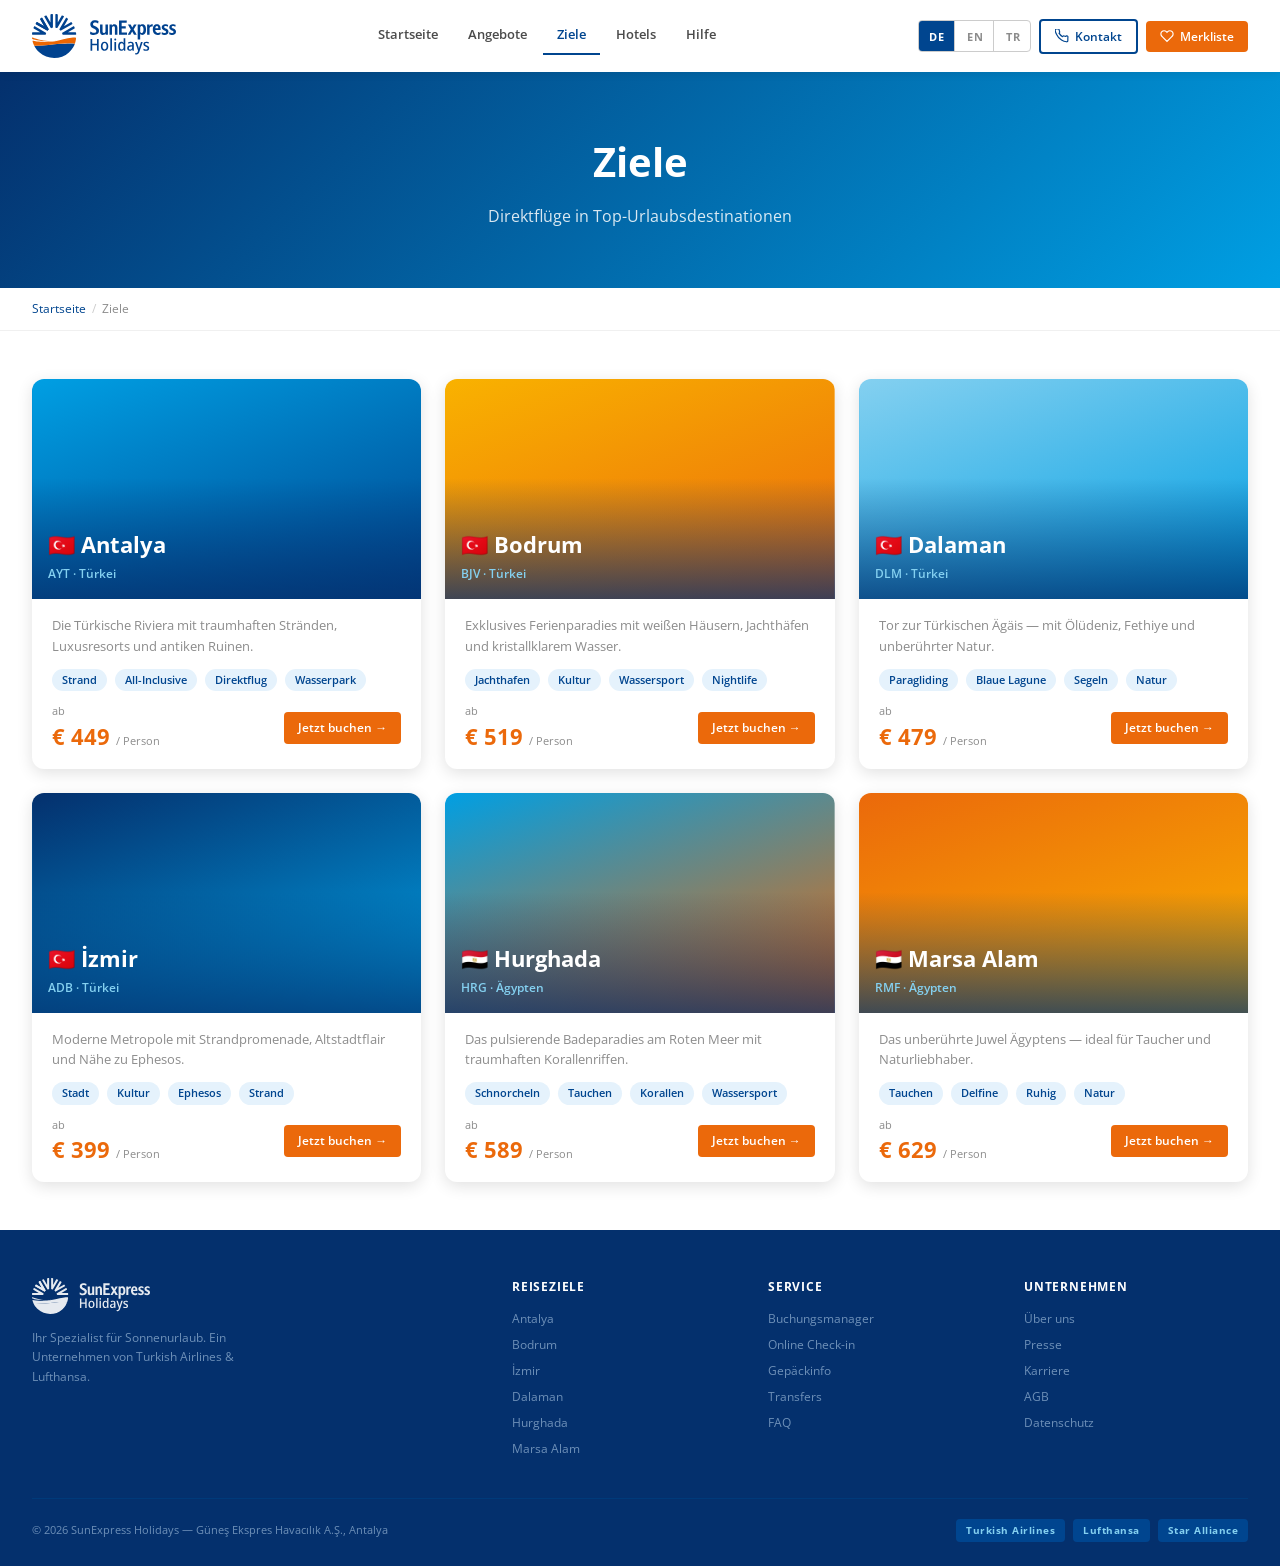
<file: destinations.html>
<!DOCTYPE html>
<html lang="de">
<head>
  <meta charset="UTF-8"/><meta name="viewport" content="width=device-width,initial-scale=1.0"/>
  <title>SunExpress Holidays — Destinationen</title>
  <link rel="stylesheet" href="shared.css"/>
  <style>
    .page-hero{background:linear-gradient(135deg,var(--blue-dark),var(--blue-mid));padding:60px var(--sp-xl);text-align:center;color:#fff;}
    .page-hero h1{font-size:40px;font-weight:700;margin-bottom:12px;}
    .page-hero p{font-size:16px;opacity:.85;max-width:540px;margin:0 auto;}
    .dest-big-grid{display:grid;grid-template-columns:repeat(3,1fr);gap:24px;padding:var(--sp-2xl) var(--sp-xl);max-width:1300px;margin:0 auto;}
    .dest-big-card{border-radius:var(--r-xl);overflow:hidden;box-shadow:var(--sh-lg);background:#fff;transition:transform .2s,box-shadow .2s;display:block;text-decoration:none;}
    .dest-big-card:hover{transform:translateY(-4px);box-shadow:var(--sh-xl);}
    .dest-big-img{height:220px;background-size:cover;background-position:center;position:relative;}
    .dest-big-overlay{position:absolute;inset:0;background:linear-gradient(to top,rgba(4,48,109,.75) 0%,transparent 55%);}
    .dest-big-content{position:absolute;bottom:16px;left:16px;right:16px;}
    .dest-big-name{font-size:22px;font-weight:700;color:#fff;margin-bottom:4px;}
    .dest-big-country{font-size:12px;color:var(--blue-light);font-weight:600;}
    .dest-big-body{padding:16px 20px;}
    .dest-big-desc{font-size:13px;color:var(--grey-3);line-height:1.6;margin-bottom:12px;}
    .dest-big-footer{display:flex;align-items:center;justify-content:space-between;}
    .dest-big-price{font-size:22px;font-weight:700;color:var(--orange);}
    .dest-big-price span{font-size:11px;font-weight:400;color:var(--grey-3);}
    .dest-highlights{display:flex;gap:8px;flex-wrap:wrap;margin-bottom:12px;}
    .dest-highlight{font-size:11px;font-weight:600;color:var(--blue);background:var(--greyblue-2);padding:3px 10px;border-radius:var(--r-full);}
  </style>
</head>
<body>
  <div id="site-header" data-page="dest"></div>
  <div class="page-hero">
    <h1 id="page-title"></h1>
    <p id="page-sub"></p>
  </div>
  <div class="breadcrumb"><a href="index.html" id="bc-home"></a><span class="breadcrumb-sep">/</span><span id="bc-dest"></span></div>
  <div class="dest-big-grid" id="dest-grid"></div>
  <div id="site-footer"></div>
  <script src="components.js"></script>
  <script>
  const DEST_DATA = [
    {code:'ayt',name:'Antalya',rk:'turkey',flag:'🇹🇷',price:'449',ci:'ci1',q:'antalya turkey beach resort',
     desc:{de:'Die Türkische Riviera mit traumhaften Stränden, Luxusresorts und antiken Ruinen.',en:'The Turkish Riviera with stunning beaches, luxury resorts and ancient ruins.',tr:'Türk Rivierası\'nın muhteşem plajları, lüks tatil köyleri ve antik kalıntıları.'},
     highlights:['Strand','All-Inclusive','Direktflug','Wasserpark']},
    {code:'bjv',name:'Bodrum',rk:'turkey',flag:'🇹🇷',price:'519',ci:'ci2',q:'bodrum turkey castle bay',
     desc:{de:'Exklusives Ferienparadies mit weißen Häusern, Jachthäfen und kristallklarem Wasser.',en:'Exclusive holiday paradise with white houses, marinas and crystal-clear water.',tr:'Beyaz evleri, marinası ve kristal berraklığındaki sularıyla tatil cenneti.'},
     highlights:['Jachthafen','Kultur','Wassersport','Nightlife']},
    {code:'dlm',name:'Dalaman',rk:'turkey',flag:'🇹🇷',price:'479',ci:'ci3',q:'dalaman fethiye turkey bay',
     desc:{de:'Tor zur Türkischen Ägäis — mit Ölüdeniz, Fethiye und unberührter Natur.',en:'Gateway to the Turkish Aegean — with Ölüdeniz, Fethiye and unspoilt nature.',tr:'Türk Ege\'sine açılan kapı — Ölüdeniz, Fethiye ve bozulmamış doğa.'},
     highlights:['Paragliding','Blaue Lagune','Segeln','Natur']},
    {code:'adb',name:'İzmir',rk:'turkey',flag:'🇹🇷',price:'399',ci:'ci4',q:'izmir turkey city coast aegean',
     desc:{de:'Moderne Metropole mit Strandpromenade, Altstadtflair und Nähe zu Ephesos.',en:'Modern metropolis with seafront promenade, old town charm and proximity to Ephesus.',tr:'Deniz kenarı, tarihi çarşısı ve Efes\'e yakınlığıyla modern metropol.'},
     highlights:['Stadt','Kultur','Ephesos','Strand']},
    {code:'hrg',name:'Hurghada',rk:'egypt',flag:'🇪🇬',price:'589',ci:'ci6',q:'hurghada egypt red sea resort',
     desc:{de:'Das pulsierende Badeparadies am Roten Meer mit traumhaften Korallenriffen.',en:'The vibrant beach paradise on the Red Sea with stunning coral reefs.',tr:'Kızıl Deniz\'in canlı plaj cenneti ve muhteşem mercan resifleriyle.'},
     highlights:['Schnorcheln','Tauchen','Korallen','Wassersport']},
    {code:'rmf',name:'Marsa Alam',rk:'egypt',flag:'🇪🇬',price:'629',ci:'ci5',q:'marsa alam egypt diving snorkeling',
     desc:{de:'Das unberührte Juwel Ägyptens — ideal für Taucher und Naturliebhaber.',en:'The unspoilt jewel of Egypt — ideal for divers and nature lovers.',tr:'Mısır\'ın bozulmamış mücevheri — dalgıçlar ve doğa severler için ideal.'},
     highlights:['Tauchen','Delfine','Ruhig','Natur']},
  ];

  document.addEventListener('DOMContentLoaded', async ()=>{
    await loadCMSData();
    document.getElementById('page-title').textContent = t('nav','dest');
    document.getElementById('page-sub').textContent = tObj('home').destSub||'';
    document.getElementById('bc-home').textContent = t('nav','home');
    document.getElementById('bc-dest').textContent = t('nav','dest');

    // Use CMS destinations if available, otherwise fall back to DEST_DATA
    const dests = CMS_DESTS
      ? CMS_DESTS.filter(d => !d.parent)
      : DEST_DATA.map(d=>({id:d.code.toLowerCase(),code:d.code,regionKey:d.rk,flag:d.flag,price:d.price,badge:d.bk,query:d.q,name:{de:d.name,en:d.name,tr:d.name},desc:d.desc,highlights:d.highlights}));

    const sp=tObj('sp');
    document.getElementById('dest-grid').innerHTML = dests.map((d,idx)=>{
      const reg=region(d.regionKey);
      const nameStr = d.name?.[currentLang] || d.name?.de || d.id;
      const descStr = d.desc?.[currentLang] || d.desc?.de || '';
      const hlArr = d.highlights || [];
      const imgId = 'dimg-'+d.id;
      const ciCls = 'ci'+((idx%9)+1);
      return `<a href="dest-detail.html?dest=${d.id}" class="dest-big-card">
        <div class="dest-big-img ${ciCls}" id="${imgId}">
          <div class="dest-big-overlay"></div>
          <div class="dest-big-content">
            <div class="dest-big-name">${d.flag||''} ${nameStr}</div>
            <div class="dest-big-country">${d.code} · ${reg}</div>
          </div>
        </div>
        <div class="dest-big-body">
          <p class="dest-big-desc">${descStr}</p>
          <div class="dest-highlights">${hlArr.map(h=>`<span class="dest-highlight">${h}</span>`).join('')}</div>
          <div class="dest-big-footer">
            <div><div style="font-size:11px;color:var(--grey-3)">ab</div><div class="dest-big-price">€ ${d.price||'—'} <span>/ Person</span></div></div>
            <span class="btn btn-primary btn-sm">${sp.bookNow||'Buchen'} →</span>
          </div>
        </div>
      </a>`;
    }).join('');
    dests.forEach(d=>fetchUnsplashImg(d.query||d.id,'dimg-'+d.id));
  });
  </script>
</body>
</html>
</file>
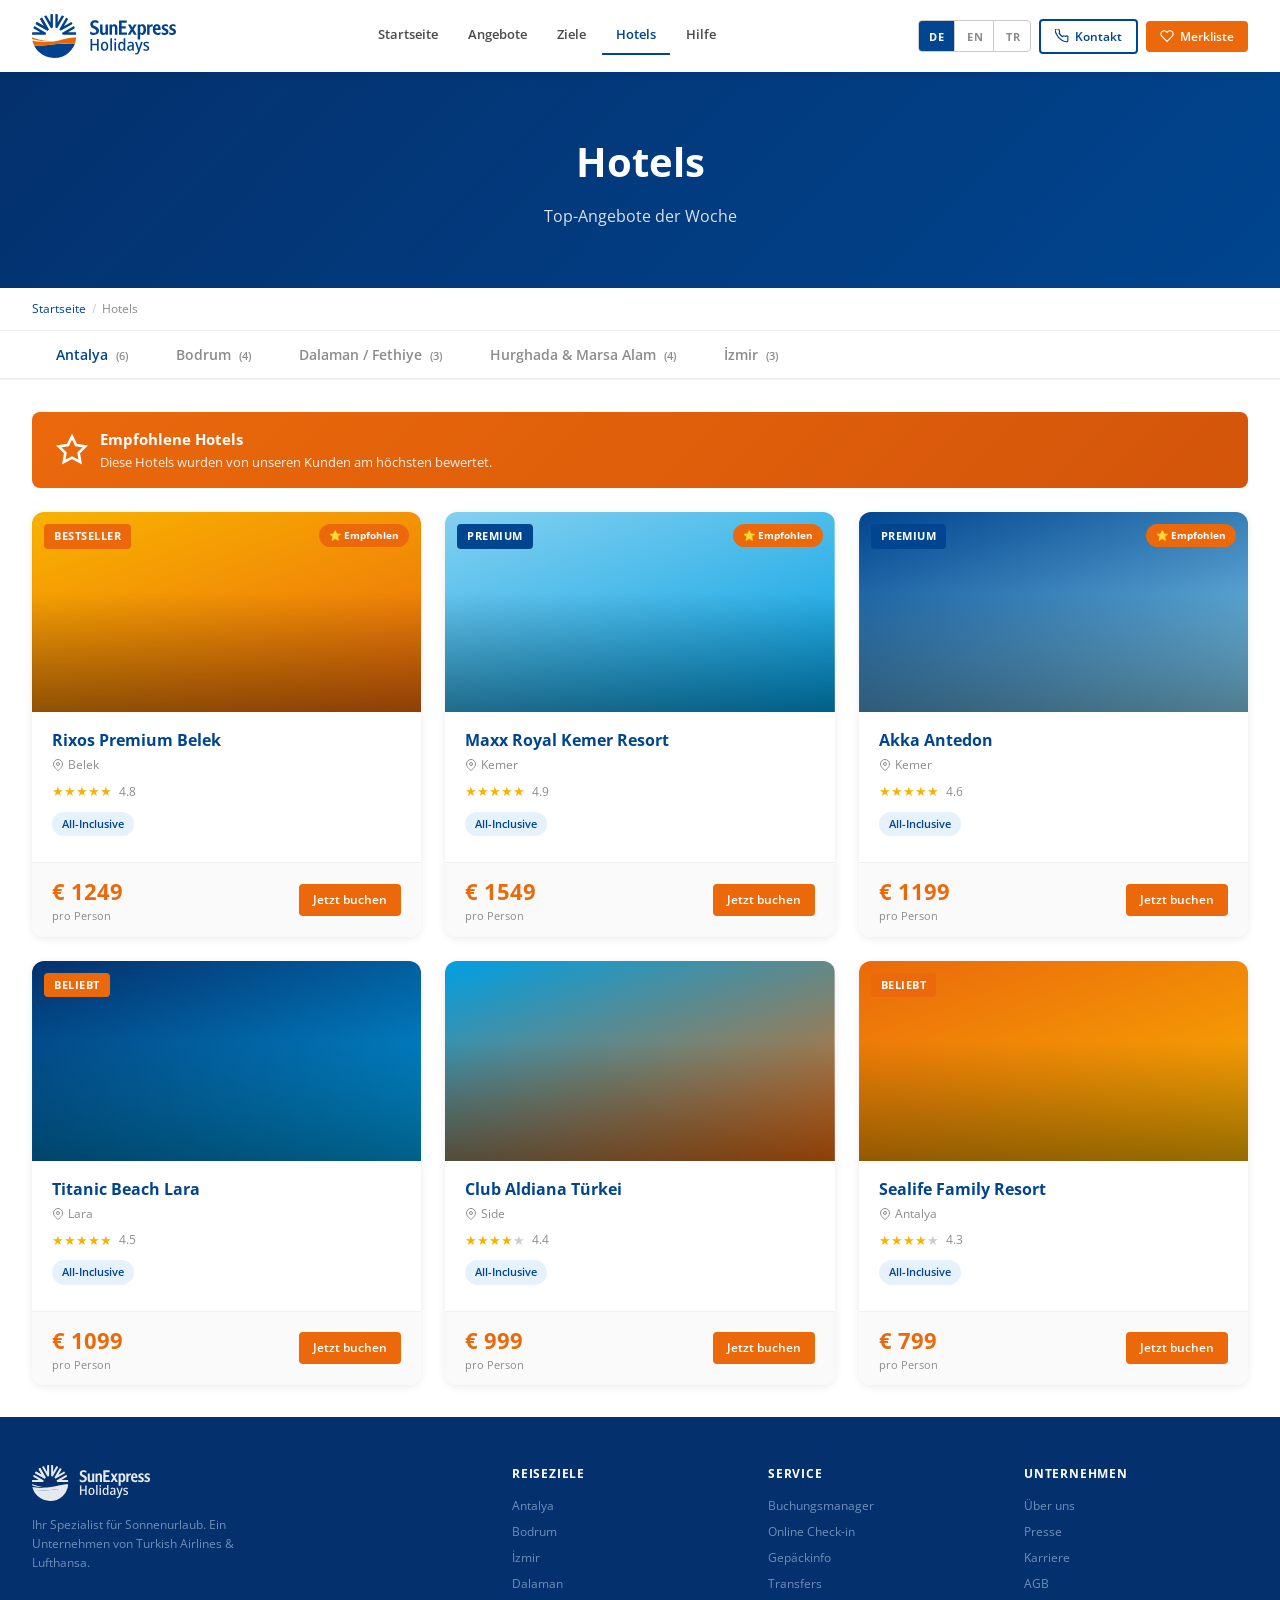
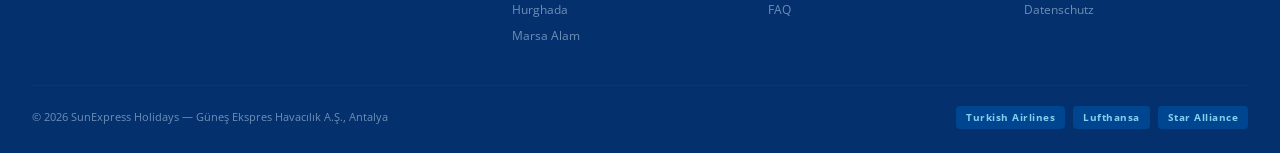
<file: hotels.html>
<!DOCTYPE html>
<html lang="de">
<head>
  <meta charset="UTF-8"/><meta name="viewport" content="width=device-width,initial-scale=1.0"/>
  <title>SunExpress Holidays — Hotels</title>
  <link rel="stylesheet" href="shared.css"/>
  <style>
    .page-hero{background:linear-gradient(135deg,var(--blue-dark),var(--blue));padding:60px var(--sp-xl);text-align:center;color:#fff;}
    .page-hero h1{font-size:40px;font-weight:700;margin-bottom:12px;}
    .page-hero p{font-size:16px;opacity:.85;max-width:540px;margin:0 auto;}
    .region-tabs{display:flex;gap:0;border-bottom:2px solid var(--grey-1);background:#fff;padding:0 var(--sp-xl);overflow-x:auto;}
    .region-tab{font-family:var(--font);font-size:14px;font-weight:600;padding:14px 24px;border:none;background:none;color:var(--grey-3);cursor:pointer;border-bottom:2px solid transparent;margin-bottom:-2px;white-space:nowrap;transition:all .15s;}
    .region-tab.active{color:var(--blue);border-bottom-color:var(--blue);}
    .region-tab:hover{color:var(--blue);}
    .hotels-layout{max-width:1300px;margin:0 auto;padding:var(--sp-xl);}
    .hotels-grid{display:grid;grid-template-columns:repeat(3,1fr);gap:24px;}
    .hotel-card{background:#fff;border-radius:var(--r-xl);box-shadow:var(--sh-md);overflow:hidden;transition:transform .2s,box-shadow .2s;}
    .hotel-card:hover{transform:translateY(-4px);box-shadow:var(--sh-xl);}
    .hotel-img{height:200px;background-size:cover;background-position:center;position:relative;}
    .hotel-img-overlay{position:absolute;inset:0;background:linear-gradient(to top,rgba(0,0,0,.4),transparent 60%);}
    .hotel-img-badge{position:absolute;top:12px;left:12px;}
    .hotel-img-recommended{position:absolute;top:12px;right:12px;background:var(--orange);color:#fff;font-size:10px;font-weight:700;padding:4px 10px;border-radius:var(--r-full);}
    .hotel-body{padding:16px 20px;}
    .hotel-name{font-size:16px;font-weight:700;color:var(--blue);margin-bottom:4px;}
    .hotel-dest{font-size:12px;color:var(--grey-3);margin-bottom:8px;display:flex;align-items:center;gap:4px;}
    .hotel-tags{display:flex;gap:6px;flex-wrap:wrap;margin:10px 0;}
    .hotel-footer{display:flex;align-items:center;justify-content:space-between;padding:12px 20px;background:var(--bg);border-top:1px solid var(--grey-1);}
    .hotel-price{font-size:22px;font-weight:700;color:var(--orange);}
    .hotel-price-pp{font-size:11px;color:var(--grey-3);}
    .recommended-banner{background:linear-gradient(135deg,var(--orange),var(--orange-dark));color:#fff;padding:16px 24px;border-radius:var(--r-lg);margin-bottom:24px;display:flex;align-items:center;gap:12px;}
    .recommended-banner svg{flex-shrink:0;}
    .recommended-banner h3{font-size:15px;font-weight:700;margin-bottom:2px;}
    .recommended-banner p{font-size:13px;opacity:.9;}
  </style>
</head>
<body>
  <div id="site-header" data-page="hotels"></div>
  <div class="page-hero">
    <h1 id="page-title"></h1>
    <p id="page-sub"></p>
  </div>
  <div class="breadcrumb"><a href="index.html" id="bc-home"></a><span class="breadcrumb-sep">/</span><span id="bc-hotels"></span></div>
  <div class="region-tabs" id="region-tabs"></div>
  <div class="hotels-layout">
    <div class="recommended-banner">
      <svg width="32" height="32" viewBox="0 0 24 24" fill="none" stroke="currentColor" stroke-width="2"><polygon points="12 2 15.09 8.26 22 9.27 17 14.14 18.18 21.02 12 17.77 5.82 21.02 7 14.14 2 9.27 8.91 8.26 12 2"/></svg>
      <div><h3 id="rec-title"></h3><p id="rec-sub"></p></div>
    </div>
    <div class="hotels-grid" id="hotels-grid"></div>
  </div>
  <div id="site-footer"></div>
  <script src="components.js"></script>
  <script>
  const HOTEL_DATA = {
    antalya:[
      {id:'h1',name:'Rixos Premium Belek',dest:'Belek',stars:5,rating:4.8,price:1249,tags:['all-inclusive'],recommended:true,bk:'bestseller',q:'rixos belek resort pool'},
      {id:'h2',name:'Maxx Royal Kemer Resort',dest:'Kemer',stars:5,rating:4.9,price:1549,tags:['all-inclusive'],recommended:true,bk:'premium',q:'kemer resort antalya luxury'},
      {id:'h3',name:'Titanic Beach Lara',dest:'Lara',stars:5,rating:4.5,price:1099,tags:['all-inclusive'],recommended:false,bk:'beliebt',q:'lara antalya beach resort'},
      {id:'h4',name:'Club Aldiana Türkei',dest:'Side',stars:4,rating:4.4,price:999,tags:['all-inclusive'],recommended:false,bk:null,q:'side antalya resort beach'},
      {id:'h5',name:'Sealife Family Resort',dest:'Antalya',stars:4,rating:4.3,price:799,tags:['all-inclusive'],recommended:false,bk:'beliebt',q:'antalya family resort beach'},
      {id:'h6',name:'Akka Antedon',dest:'Kemer',stars:5,rating:4.6,price:1199,tags:['all-inclusive'],recommended:true,bk:'premium',q:'kemer antedon resort hotel'},
    ],
    bodrum:[
      {id:'h7',name:'Kempinski Barbaros Bay',dest:'Bodrum',stars:5,rating:4.7,price:1899,tags:['halbpension'],recommended:true,bk:'luxus',q:'kempinski bodrum luxury hotel'},
      {id:'h8',name:'Bodrum Bay Resort',dest:'Turgutreis',stars:4,rating:4.2,price:879,tags:['halbpension'],recommended:false,bk:'neu',q:'bodrum resort sea view'},
      {id:'h9',name:'Voyage Bodrum',dest:'Milas',stars:5,rating:4.5,price:1299,tags:['all-inclusive'],recommended:true,bk:'beliebt',q:'voyage bodrum resort pool'},
      {id:'h10',name:'Casa Dell\'Arte',dest:'Bodrum',stars:5,rating:4.8,price:2199,tags:['fruehstueck'],recommended:false,bk:'luxus',q:'bodrum boutique luxury hotel sea'},
    ],
    dalaman:[
      {id:'h11',name:'Dalaman Beach Hotel',dest:'Dalaman',stars:3,rating:3.9,price:549,tags:['halbpension'],recommended:false,bk:null,q:'dalaman turkey hotel'},
      {id:'h12',name:'Fethiye Resort & Spa',dest:'Fethiye',stars:5,rating:4.5,price:899,tags:['all-inclusive'],recommended:true,bk:'beliebt',q:'fethiye resort turkey pool'},
      {id:'h13',name:'Ölüdeniz Beach Club',dest:'Ölüdeniz',stars:4,rating:4.3,price:749,tags:['fruehstueck'],recommended:false,bk:'neu',q:'oludeniz beach turkey'},
    ],
    hurghada:[
      {id:'h14',name:'Steigenberger Aqua Magic',dest:'Hurghada',stars:5,rating:4.6,price:749,tags:['all-inclusive'],recommended:true,bk:'bestseller',q:'hurghada resort waterpark'},
      {id:'h15',name:'TUI BLUE Palm Garden',dest:'Hurghada',stars:4,rating:4.1,price:699,tags:['fruehstueck'],recommended:false,bk:'guenstig',q:'hurghada hotel beach pool'},
      {id:'h16',name:'Sunrise Arabian Beach',dest:'Hurghada',stars:5,rating:4.4,price:899,tags:['all-inclusive'],recommended:true,bk:'beliebt',q:'hurghada sunrise resort'},
      {id:'h17',name:'Shams Alam Beach',dest:'Marsa Alam',stars:5,rating:4.7,price:799,tags:['all-inclusive'],recommended:true,bk:'premium',q:'marsa alam resort beach egypt'},
    ],
    izmir:[
      {id:'h18',name:'Çeşme Marina Hotel',dest:'Çeşme',stars:5,rating:4.6,price:1099,tags:['halbpension'],recommended:true,bk:'beliebt',q:'cesme marina hotel turkey'},
      {id:'h19',name:'Alacati Boutique Hotel',dest:'Alaçatı',stars:4,rating:4.7,price:799,tags:['fruehstueck'],recommended:false,bk:'neu',q:'alacati turkey boutique hotel'},
      {id:'h20',name:'İzmir Marriott',dest:'İzmir',stars:5,rating:4.4,price:899,tags:['fruehstueck'],recommended:false,bk:null,q:'izmir hotel sea view city'},
    ],
  };

  const REGIONS_DATA = [
    {key:'antalya',label:{de:'Antalya',en:'Antalya',tr:'Antalya'},rk:'turkey'},
    {key:'bodrum',label:{de:'Bodrum',en:'Bodrum',tr:'Bodrum'},rk:'turkey'},
    {key:'dalaman',label:{de:'Dalaman / Fethiye',en:'Dalaman / Fethiye',tr:'Dalaman / Fethiye'},rk:'turkey'},
    {key:'hurghada',label:{de:'Hurghada & Marsa Alam',en:'Hurghada & Marsa Alam',tr:'Hurghada & Marsa Alam'},rk:'egypt'},
    {key:'izmir',label:{de:'İzmir',en:'İzmir',tr:'İzmir'},rk:'turkey'},
  ];

  let activeRegion='antalya';

  function buildTabs(){
    document.getElementById('region-tabs').innerHTML=REGIONS_DATA.map(r=>`
      <button class="region-tab ${r.key===activeRegion?'active':''}" onclick="switchRegion('${r.key}')">
        ${r.label[currentLang]||r.label.de}
        <small style="color:var(--grey-3);font-size:11px;margin-left:4px">(${(HOTEL_DATA[r.key]||[]).length})</small>
      </button>`).join('');
  }

  function switchRegion(key){
    activeRegion=key;
    buildTabs();
    renderHotels(key);
  }

  function renderHotels(key){
    const hotels=[...(HOTEL_DATA[key]||[])].sort((a,b)=>(b.recommended?1:0)-(a.recommended?1:0));
    const bd=tObj('badges'); const sp=tObj('sp');
    document.getElementById('hotels-grid').innerHTML=hotels.map(h=>{
      const stH='★'.repeat(h.stars)+'<span style="color:var(--grey-2)">'+'★'.repeat(5-h.stars)+'</span>';
      const vpL=sp.vp||{};
      const tagH=h.tags.map(tg=>`<span class="tag">${vpL[tg]||tg}</span>`).join('');
      const bLabel=h.bk?(bd[h.bk]||h.bk):null;
      const bCls=h.bk==='beliebt'||h.bk==='bestseller'||h.bk==='luxus'?'badge-orange':h.bk==='neu'||h.bk==='premium'?'badge-blue':'badge-yellow';
      return `<div class="hotel-card">
        <div class="hotel-img ci${(parseInt(h.id.replace('h',''))%9)+1}" id="himg-${h.id}" style="position:relative">
          <div class="hotel-img-overlay"></div>
          ${bLabel?`<span class="hotel-img-badge badge ${bCls}">${bLabel}</span>`:''}
          ${h.recommended?`<span class="hotel-img-recommended">⭐ ${sp.recommended||'Empfohlen'}</span>`:''}
        </div>
        <div class="hotel-body">
          <div class="hotel-name">${h.name}</div>
          <div class="hotel-dest"><svg width="12" height="12" viewBox="0 0 24 24" fill="none" stroke="currentColor" stroke-width="2"><path d="M21 10c0 7-9 13-9 13s-9-6-9-13a9 9 0 0118 0z"/><circle cx="12" cy="10" r="3"/></svg>${h.dest}</div>
          <div class="stars"><span style="color:var(--orange-light);font-size:13px">${stH}</span><span class="score">${h.rating}</span></div>
          <div class="hotel-tags">${tagH}</div>
        </div>
        <div class="hotel-footer">
          <div><div class="hotel-price">€ ${h.price}</div><div class="hotel-price-pp">${sp.perPerson||'pro Person'}</div></div>
          <a href="hotel.html" class="btn btn-primary btn-sm">${sp.bookNow||'Buchen'}</a>
        </div>
      </div>`;
    }).join('');
    hotels.forEach(h=>fetchUnsplashImg(h.q,`himg-${h.id}`));
  }

  document.addEventListener('DOMContentLoaded',()=>{
    document.getElementById('page-title').textContent=t('nav','hotels');
    document.getElementById('page-sub').textContent=tObj('home').offersTitle||'';
    document.getElementById('bc-home').textContent=t('nav','home');
    document.getElementById('bc-hotels').textContent=t('nav','hotels');
    const sp=tObj('sp');
    document.getElementById('rec-title').textContent=sp.recommended||'Empfohlene Hotels';
    document.getElementById('rec-sub').textContent=sp.recommendedSub||'Diese Hotels wurden von unseren Kunden am höchsten bewertet.';
    buildTabs();
    renderHotels(activeRegion);
  });
  </script>
</body>
</html>
</file>
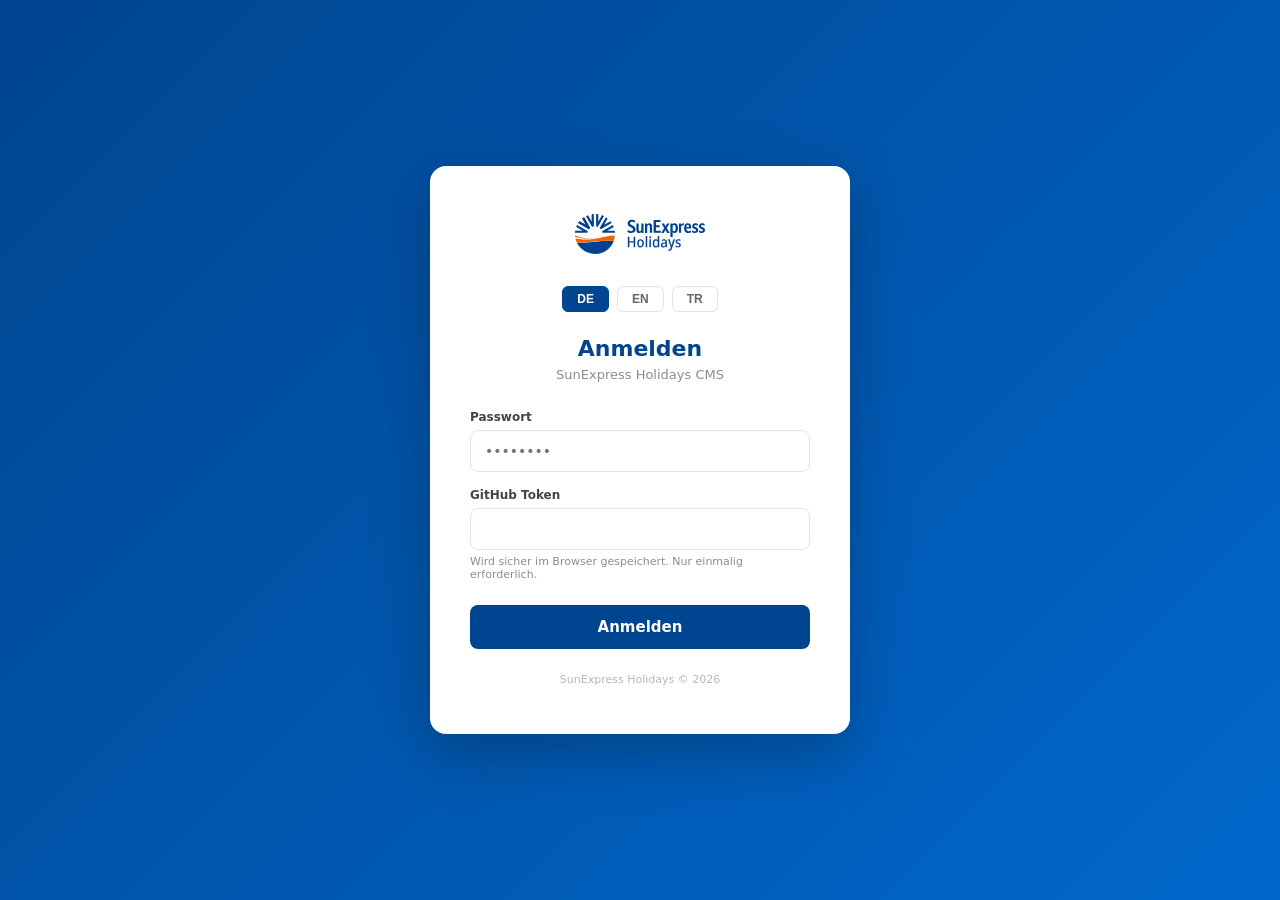
<file: admin/dashboard.html>
<!DOCTYPE html>
<html lang="de">
<head>
  <meta charset="UTF-8"/><meta name="viewport" content="width=device-width,initial-scale=1.0"/>
  <title>SXH Admin — Dashboard</title>
  <style>
    *{box-sizing:border-box;margin:0;padding:0;}
    body{font-family:'Segoe UI',system-ui,sans-serif;background:#f4f6f9;min-height:100vh;}
    .sidebar{position:fixed;left:0;top:0;bottom:0;width:240px;background:#00458f;display:flex;flex-direction:column;z-index:100;}
    .sidebar-logo{padding:20px 20px 16px;border-bottom:1px solid rgba(255,255,255,.1);}
    .sidebar-logo img{height:36px;filter:brightness(0) invert(1);}
    .sidebar-logo span{display:block;font-size:10px;font-weight:700;letter-spacing:1.5px;text-transform:uppercase;color:rgba(255,255,255,.5);margin-top:4px;}
    .sidebar-nav{flex:1;padding:12px 0;overflow-y:auto;}
    .nav-section{font-size:10px;font-weight:700;letter-spacing:1.2px;text-transform:uppercase;color:rgba(255,255,255,.4);padding:12px 20px 6px;}
    .nav-item{display:flex;align-items:center;gap:10px;padding:10px 20px;color:rgba(255,255,255,.75);font-size:13px;font-weight:500;cursor:pointer;transition:all .15s;text-decoration:none;border-left:3px solid transparent;}
    .nav-item:hover{background:rgba(255,255,255,.08);color:#fff;}
    .nav-item.active{background:rgba(255,255,255,.12);color:#fff;border-left-color:#eb690b;}
    .nav-item svg{flex-shrink:0;opacity:.7;}
    .nav-item.active svg,.nav-item:hover svg{opacity:1;}
    .sidebar-bottom{padding:12px 20px;border-top:1px solid rgba(255,255,255,.1);}
    .lang-switcher{display:flex;gap:4px;margin-bottom:12px;}
    .al-btn{flex:1;padding:5px 0;border-radius:6px;border:1px solid rgba(255,255,255,.2);background:transparent;font-size:11px;font-weight:700;cursor:pointer;color:rgba(255,255,255,.6);transition:all .15s;}
    .al-btn.active{background:rgba(255,255,255,.2);color:#fff;border-color:rgba(255,255,255,.4);}
    .user-chip{display:flex;align-items:center;gap:10px;}
    .user-avatar{width:32px;height:32px;border-radius:50%;background:rgba(255,255,255,.2);display:flex;align-items:center;justify-content:center;font-size:13px;font-weight:700;color:#fff;flex-shrink:0;}
    .user-name{font-size:13px;font-weight:600;color:#fff;}
    .user-role{font-size:10px;color:rgba(255,255,255,.5);text-transform:uppercase;}
    .logout-btn{margin-left:auto;background:none;border:none;color:rgba(255,255,255,.5);cursor:pointer;padding:4px;flex-shrink:0;}
    .logout-btn:hover{color:#fff;}
    .main{margin-left:240px;padding:32px;}
    .page-header{margin-bottom:28px;}
    .page-header h1{font-size:26px;font-weight:700;color:#00458f;}
    .page-header p{font-size:14px;color:#8c8c8c;margin-top:4px;}
    .stats-grid{display:grid;grid-template-columns:repeat(4,1fr);gap:16px;margin-bottom:28px;}
    .stat-card{background:#fff;border-radius:12px;padding:20px;box-shadow:0 2px 8px rgba(0,0,0,.06);border-top:3px solid var(--c);}
    .stat-icon{width:40px;height:40px;border-radius:10px;background:var(--bg);display:flex;align-items:center;justify-content:center;margin-bottom:12px;}
    .stat-val{font-size:28px;font-weight:700;color:#1a1a2e;}
    .stat-label{font-size:12px;color:#8c8c8c;margin-top:2px;}
    .cards-grid{display:grid;grid-template-columns:1fr 1fr;gap:20px;}
    .card{background:#fff;border-radius:12px;padding:24px;box-shadow:0 2px 8px rgba(0,0,0,.06);}
    .card-title{font-size:15px;font-weight:700;color:#00458f;margin-bottom:16px;display:flex;align-items:center;justify-content:space-between;}
    .card-title a{font-size:12px;font-weight:600;color:#eb690b;text-decoration:none;}
    .draft-item{display:flex;align-items:center;justify-content:space-between;padding:10px 0;border-bottom:1px solid #f0f0f0;}
    .draft-item:last-child{border-bottom:none;}
    .draft-name{font-size:13px;font-weight:600;color:#1a1a2e;}
    .draft-meta{font-size:11px;color:#8c8c8c;margin-top:2px;}
    .btn-sm{padding:5px 12px;border-radius:6px;font-size:12px;font-weight:600;cursor:pointer;border:none;font-family:inherit;}
    .btn-publish{background:#00458f;color:#fff;}
    .btn-discard{background:#f4f6f9;color:#666;}
    .activity-item{display:flex;align-items:flex-start;gap:10px;padding:10px 0;border-bottom:1px solid #f0f0f0;}
    .activity-item:last-child{border-bottom:none;}
    .activity-dot{width:8px;height:8px;border-radius:50%;background:#00458f;flex-shrink:0;margin-top:4px;}
    .activity-text{font-size:13px;color:#444;line-height:1.5;}
    .activity-time{font-size:11px;color:#8c8c8c;margin-top:2px;}
    .empty-state{text-align:center;padding:24px;color:#8c8c8c;font-size:13px;}
    .editor-notice{background:#fffbeb;border:1px solid #fbbf24;border-radius:10px;padding:14px 18px;margin-bottom:20px;font-size:13px;color:#92400e;display:none;align-items:center;gap:10px;}
    .editor-notice.show{display:flex;}
  </style>
</head>
<body>
<aside class="sidebar">
  <div class="sidebar-logo">
    <img src="../logo.svg" alt="SXH"/>
    <span id="s-adminpanel"></span>
  </div>
  <nav class="sidebar-nav">
    <div class="nav-section" id="s-general"></div>
    <a class="nav-item active" href="dashboard.html">
      <svg width="16" height="16" viewBox="0 0 24 24" fill="none" stroke="currentColor" stroke-width="2"><rect x="3" y="3" width="7" height="7"/><rect x="14" y="3" width="7" height="7"/><rect x="14" y="14" width="7" height="7"/><rect x="3" y="14" width="7" height="7"/></svg>
      <span id="s-dashboard"></span>
    </a>
    <div class="nav-section" id="s-content"></div>
    <a class="nav-item" href="destinations.html">
      <svg width="16" height="16" viewBox="0 0 24 24" fill="none" stroke="currentColor" stroke-width="2"><path d="M21 10c0 7-9 13-9 13s-9-6-9-13a9 9 0 0118 0z"/><circle cx="12" cy="10" r="3"/></svg>
      <span id="s-destinations"></span>
    </a>
    <a class="nav-item" href="navigation.html">
      <svg width="16" height="16" viewBox="0 0 24 24" fill="none" stroke="currentColor" stroke-width="2"><line x1="3" y1="6" x2="21" y2="6"/><line x1="3" y1="12" x2="21" y2="12"/><line x1="3" y1="18" x2="21" y2="18"/></svg>
      <span id="s-navigation"></span>
    </a>
    <div class="nav-section" id="s-site"></div>
    <a class="nav-item" href="../index.html" target="_blank">
      <svg width="16" height="16" viewBox="0 0 24 24" fill="none" stroke="currentColor" stroke-width="2"><path d="M18 13v6a2 2 0 01-2 2H5a2 2 0 01-2-2V8a2 2 0 012-2h6"/><polyline points="15 3 21 3 21 9"/><line x1="10" y1="14" x2="21" y2="3"/></svg>
      <span id="s-viewsite"></span>
    </a>
  </nav>
  <div class="sidebar-bottom">
    <div class="lang-switcher" id="lang-switcher"></div>
    <div class="user-chip">
      <div class="user-avatar" id="ua"></div>
      <div><div class="user-name" id="un"></div><div class="user-role" id="ur"></div></div>
      <button class="logout-btn" onclick="logout()" title="Logout">
        <svg width="16" height="16" viewBox="0 0 24 24" fill="none" stroke="currentColor" stroke-width="2"><path d="M9 21H5a2 2 0 01-2-2V5a2 2 0 012-2h4"/><polyline points="16 17 21 12 16 7"/><line x1="21" y1="12" x2="9" y2="12"/></svg>
      </button>
    </div>
  </div>
</aside>

<main class="main">
  <div class="editor-notice" id="editor-notice"></div>
  <div class="page-header">
    <h1 id="t-title"></h1>
    <p id="t-sub"></p>
  </div>
  <div class="stats-grid">
    <div class="stat-card" style="--c:#00458f;--bg:#dbeafe">
      <div class="stat-icon"><svg width="20" height="20" viewBox="0 0 24 24" fill="none" stroke="#00458f" stroke-width="2"><path d="M21 10c0 7-9 13-9 13s-9-6-9-13a9 9 0 0118 0z"/><circle cx="12" cy="10" r="3"/></svg></div>
      <div class="stat-val" id="stat-dest">—</div>
      <div class="stat-label" id="sl-dest"></div>
    </div>
    <div class="stat-card" style="--c:#eb690b;--bg:#ffedd5">
      <div class="stat-icon"><svg width="20" height="20" viewBox="0 0 24 24" fill="none" stroke="#eb690b" stroke-width="2"><path d="M14 2H6a2 2 0 00-2 2v16a2 2 0 002 2h12a2 2 0 002-2V8z"/><polyline points="14 2 14 8 20 8"/></svg></div>
      <div class="stat-val" id="stat-drafts">—</div>
      <div class="stat-label" id="sl-drafts"></div>
    </div>
    <div class="stat-card" style="--c:#16a34a;--bg:#dcfce7">
      <div class="stat-icon"><svg width="20" height="20" viewBox="0 0 24 24" fill="none" stroke="#16a34a" stroke-width="2"><line x1="3" y1="6" x2="21" y2="6"/><line x1="3" y1="12" x2="21" y2="12"/><line x1="3" y1="18" x2="21" y2="18"/></svg></div>
      <div class="stat-val" id="stat-nav">—</div>
      <div class="stat-label" id="sl-nav"></div>
    </div>
    <div class="stat-card" style="--c:#7c3aed;--bg:#ede9fe">
      <div class="stat-icon"><svg width="20" height="20" viewBox="0 0 24 24" fill="none" stroke="#7c3aed" stroke-width="2"><circle cx="12" cy="12" r="10"/><polyline points="12 6 12 12 16 14"/></svg></div>
      <div class="stat-val" id="stat-updated">—</div>
      <div class="stat-label" id="sl-updated"></div>
    </div>
  </div>
  <div class="cards-grid">
    <div class="card">
      <div class="card-title"><span id="t-pending"></span><a href="destinations.html" id="t-viewall"></a></div>
      <div id="drafts-list"></div>
    </div>
    <div class="card">
      <div class="card-title" id="t-activity"></div>
      <div id="activity-list"></div>
    </div>
  </div>
</main>

<script src="i18n.js"></script>
<script>
  const role = sessionStorage.getItem('sxh-role');
  const user = sessionStorage.getItem('sxh-user')||'User';
  if(!role) location.href='index.html';

  function applyTranslations(){
    document.getElementById('lang-switcher').innerHTML = adminLangSwitcher();
    document.getElementById('s-adminpanel').textContent = a('adminPanel');
    document.getElementById('s-general').textContent = ADMIN_LANG==='tr'?'Genel':ADMIN_LANG==='en'?'General':'Allgemein';
    document.getElementById('s-dashboard').textContent = a('dashboard');
    document.getElementById('s-content').textContent = ADMIN_LANG==='tr'?'İçerik':ADMIN_LANG==='en'?'Content':'Inhalt';
    document.getElementById('s-destinations').textContent = a('destinations');
    document.getElementById('s-navigation').textContent = a('navigation');
    document.getElementById('s-site').textContent = ADMIN_LANG==='tr'?'Site':ADMIN_LANG==='en'?'Site':'Webseite';
    document.getElementById('s-viewsite').textContent = a('viewSite');
    document.getElementById('ua').textContent = user.charAt(0).toUpperCase();
    document.getElementById('un').textContent = user;
    document.getElementById('ur').textContent = role==='admin'?a('administrator'):a('editor');
    document.getElementById('t-title').textContent = a('dashboardTitle');
    document.getElementById('t-sub').textContent   = a('dashboardSub');
    document.getElementById('sl-dest').textContent    = a('statDest');
    document.getElementById('sl-drafts').textContent  = a('statDrafts');
    document.getElementById('sl-nav').textContent     = a('statNav');
    document.getElementById('sl-updated').textContent = a('statUpdated');
    document.getElementById('t-pending').textContent  = a('pendingDrafts');
    document.getElementById('t-viewall').textContent  = a('viewAll');
    document.getElementById('t-activity').textContent = a('recentActivity');
    if(role==='editor'){
      const n=document.getElementById('editor-notice');
      n.innerHTML='<svg width="18" height="18" viewBox="0 0 24 24" fill="none" stroke="currentColor" stroke-width="2"><circle cx="12" cy="12" r="10"/><line x1="12" y1="8" x2="12" y2="12"/><line x1="12" y1="16" x2="12.01" y2="16"/></svg><span>'+a('editorNotice')+'</span>';
      n.classList.add('show');
    }
  }
  applyTranslations();
  function logout(){sessionStorage.clear();location.href='index.html';}

  function getDrafts(){ try{return JSON.parse(localStorage.getItem('sxh-drafts')||'[]');}catch(e){return[];} }

  async function loadStats(){
    try{const r=await fetch('../data/destinations.json?_='+Date.now());const d=await r.json();document.getElementById('stat-dest').textContent=d.destinations.length;}catch(e){}
    try{const r=await fetch('../data/navigation.json?_='+Date.now());const d=await r.json();document.getElementById('stat-nav').textContent=d.header?.de?.length||0;}catch(e){}
    const drafts=getDrafts();
    document.getElementById('stat-drafts').textContent=drafts.length;
    renderDrafts(drafts);
    const lu=localStorage.getItem('sxh-last-updated');
    document.getElementById('stat-updated').textContent=lu||a('never');
    renderActivity();
  }

  function renderDrafts(drafts){
    const el=document.getElementById('drafts-list');
    if(!drafts.length){el.innerHTML=`<div class="empty-state">${a('noDrafts')}</div>`;return;}
    el.innerHTML=drafts.map((d,i)=>`<div class="draft-item">
      <div><div class="draft-name">${d.name||d.id}</div><div class="draft-meta">${d.type||''} · ${d.date||''}</div></div>
      <div style="display:flex;gap:6px">
        ${role==='admin'?`<button class="btn-sm btn-publish" onclick="publishDraft(${i})">${a('publish')}</button>`:''}
        <button class="btn-sm btn-discard" onclick="discardDraft(${i})">${a('discard')}</button>
      </div>
    </div>`).join('');
  }

  function renderActivity(){
    const acts=JSON.parse(localStorage.getItem('sxh-activity')||'[]');
    const el=document.getElementById('activity-list');
    if(!acts.length){el.innerHTML=`<div class="empty-state">${a('noActivity')}</div>`;return;}
    el.innerHTML=acts.slice(0,8).map(ac=>`<div class="activity-item"><div class="activity-dot"></div><div><div class="activity-text">${ac.text}</div><div class="activity-time">${ac.time}</div></div></div>`).join('');
  }

  function discardDraft(i){
    if(!confirm(a('confirm'))){return;}
    const drafts=getDrafts();drafts.splice(i,1);
    localStorage.setItem('sxh-drafts',JSON.stringify(drafts));loadStats();
  }

  async function publishDraft(i){
    const drafts=getDrafts();const draft=drafts[i];
    await pushToGitHub(draft);
    drafts.splice(i,1);
    localStorage.setItem('sxh-drafts',JSON.stringify(drafts));
    localStorage.setItem('sxh-last-updated',new Date().toLocaleDateString());
    addActivity((a('publishedMsg')||'✓')+' '+draft.name);
    loadStats();
  }

  async function pushToGitHub(draft){
    const token=sessionStorage.getItem('sxh-token');
    if(!token){alert(a('tokenMissing'));return false;}
    const file=draft.file||'data/destinations.json';
    try{
      const gr=await fetch(`https://api.github.com/repos/ceycan07-ai/skh-site/contents/${file}`,{headers:{'Authorization':`token ${token}`,'Accept':'application/vnd.github.v3+json'}});
      const gd=await gr.json();
      const pr=await fetch(`https://api.github.com/repos/ceycan07-ai/skh-site/contents/${file}`,{method:'PUT',headers:{'Authorization':`token ${token}`,'Accept':'application/vnd.github.v3+json','Content-Type':'application/json'},body:JSON.stringify({message:`cms: ${draft.name}`,content:btoa(unescape(encodeURIComponent(JSON.stringify(draft.content,null,2)))),sha:gd.sha})});
      return pr.ok;
    }catch(e){alert(a('pushError')+e.message);return false;}
  }

  function addActivity(text){
    const acts=JSON.parse(localStorage.getItem('sxh-activity')||'[]');
    acts.unshift({text,time:new Date().toLocaleString()});
    localStorage.setItem('sxh-activity',JSON.stringify(acts.slice(0,20)));
  }

  loadStats();
</script>
</body>
</html>
</file>
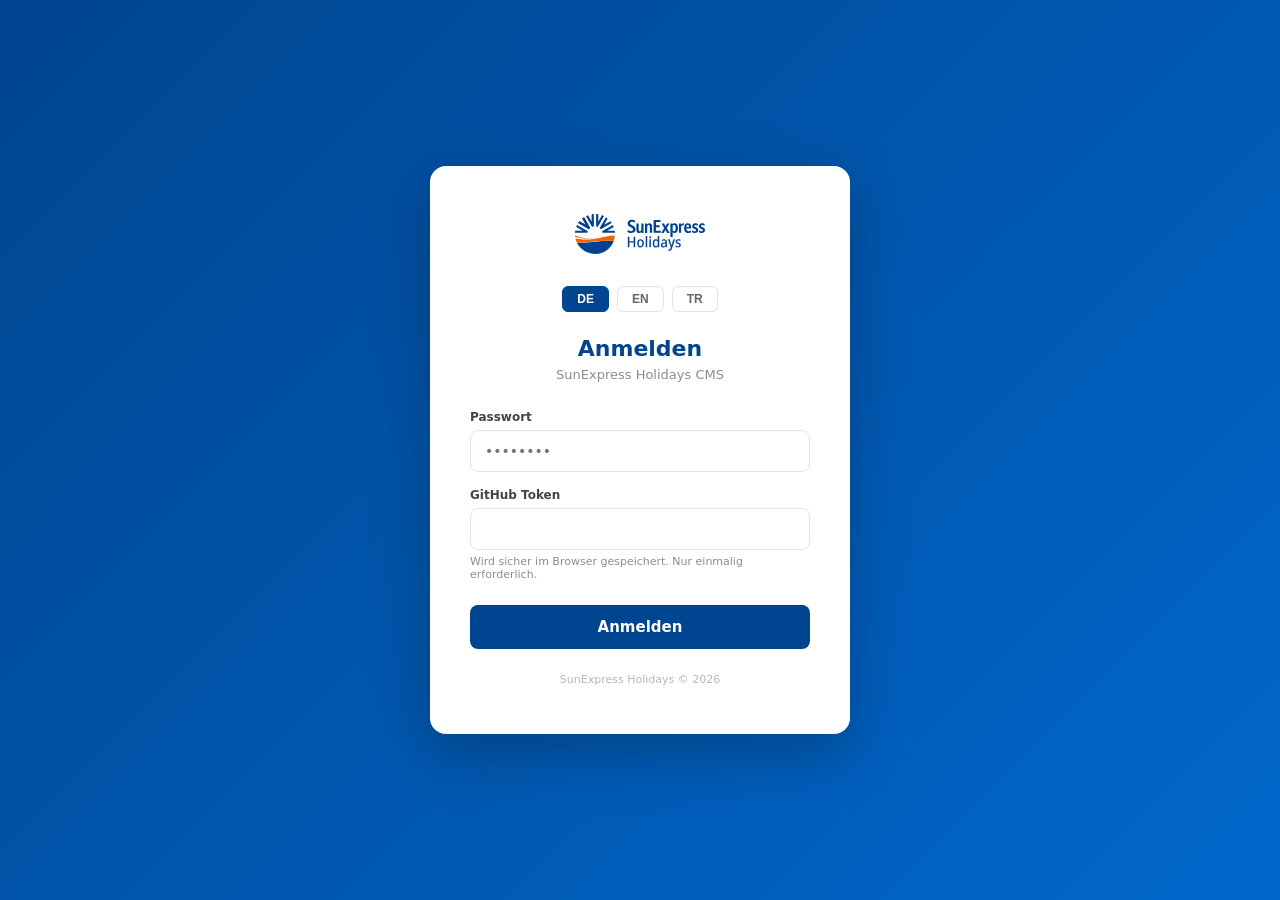
<file: admin/destinations.html>
<!DOCTYPE html>
<html lang="de">
<head>
  <meta charset="UTF-8"/><meta name="viewport" content="width=device-width,initial-scale=1.0"/>
  <title>SXH Admin — Destinations</title>
  <style>
    *{box-sizing:border-box;margin:0;padding:0;}
    body{font-family:'Segoe UI',system-ui,sans-serif;background:#f4f6f9;min-height:100vh;}
    .page-header{display:flex;align-items:center;justify-content:space-between;margin-bottom:24px;}
    .page-header h1{font-size:24px;font-weight:700;color:#00458f;}
    .page-header p{font-size:13px;color:#8c8c8c;margin-top:4px;}
    .btn{padding:10px 20px;border-radius:8px;font-size:13px;font-weight:700;cursor:pointer;border:none;font-family:inherit;display:inline-flex;align-items:center;gap:6px;transition:all .15s;}
    .btn-primary{background:#00458f;color:#fff;}.btn-primary:hover{background:#003a7a;}
    .btn-outline{background:#fff;color:#00458f;border:1px solid #dde3ea;}.btn-outline:hover{border-color:#00458f;}
    .btn-danger{background:#fef2f2;color:#dc2626;border:1px solid #fca5a5;}.btn-danger:hover{background:#fee2e2;}
    .btn-sm{padding:6px 12px;font-size:12px;}
    .layout{display:grid;grid-template-columns:300px 1fr;gap:20px;}
    .tree-card{background:#fff;border-radius:12px;box-shadow:0 2px 8px rgba(0,0,0,.06);overflow:hidden;}
    .tree-header{padding:16px 20px;border-bottom:1px solid #f0f0f0;display:flex;align-items:center;justify-content:space-between;}
    .tree-header h3{font-size:14px;font-weight:700;color:#00458f;}
    .tree-body{padding:12px;}
    .tree-region-label{display:flex;align-items:center;gap:8px;padding:8px 10px;font-size:11px;font-weight:700;color:#8c8c8c;text-transform:uppercase;letter-spacing:.8px;cursor:pointer;user-select:none;}
    .tree-region-label svg{transition:transform .2s;}
    .tree-item{display:flex;align-items:center;gap:8px;padding:8px 10px;border-radius:8px;cursor:pointer;transition:background .15s;border-left:3px solid transparent;}
    .tree-item:hover{background:#f4f6f9;}
    .tree-item.selected{background:#dbeafe;border-left-color:#00458f;}
    .tree-item.child{padding-left:28px;}
    .tree-item-flag{font-size:16px;flex-shrink:0;}
    .tree-item-name{font-size:13px;font-weight:600;color:#1a1a2e;flex:1;}
    .tree-item-code{font-size:10px;color:#8c8c8c;font-weight:600;}
    .tree-toggle{width:16px;height:16px;flex-shrink:0;color:#8c8c8c;cursor:pointer;transition:transform .2s;}
    .tree-toggle.open{transform:rotate(90deg);}
    .tree-grandchildren{display:none;padding-left:16px;}
    .tree-grandchildren.open{display:block;}
    .editor-card{background:#fff;border-radius:12px;box-shadow:0 2px 8px rgba(0,0,0,.06);}
    .editor-header{padding:20px 24px;border-bottom:1px solid #f0f0f0;display:flex;align-items:center;justify-content:space-between;}
    .editor-header h3{font-size:15px;font-weight:700;color:#00458f;}
    .editor-body{padding:24px;}
    .empty-editor{display:flex;flex-direction:column;align-items:center;justify-content:center;padding:64px 24px;color:#8c8c8c;text-align:center;}
    .empty-editor svg{margin-bottom:16px;opacity:.3;}
    .empty-editor h3{font-size:16px;font-weight:600;color:#444;margin-bottom:6px;}
    .tabs{display:flex;gap:0;border-bottom:2px solid #f0f0f0;margin-bottom:24px;}
    .tab{padding:10px 20px;font-size:13px;font-weight:600;color:#8c8c8c;cursor:pointer;border-bottom:2px solid transparent;margin-bottom:-2px;transition:all .15s;}
    .tab.active{color:#00458f;border-bottom-color:#00458f;}
    .tab-content{display:none;}.tab-content.active{display:block;}
    .form-group{margin-bottom:16px;}
    .form-group label{display:block;font-size:12px;font-weight:600;color:#444;margin-bottom:6px;}
    .form-group label .req{color:#eb690b;}
    input,select,textarea{width:100%;padding:10px 12px;border:1px solid #dde3ea;border-radius:8px;font-size:13px;font-family:inherit;outline:none;color:#1a1a2e;transition:border-color .15s;}
    input:focus,select:focus,textarea:focus{border-color:#00458f;}
    textarea{resize:vertical;min-height:80px;}
    .form-row{display:grid;grid-template-columns:1fr 1fr;gap:12px;}
    .highlights-wrap{display:flex;flex-wrap:wrap;gap:8px;padding:10px;border:1px solid #dde3ea;border-radius:8px;min-height:44px;}
    .highlight-chip{display:inline-flex;align-items:center;gap:4px;background:#dbeafe;color:#00458f;font-size:12px;font-weight:600;padding:4px 10px;border-radius:20px;cursor:pointer;}
    .highlight-chip:hover{background:#bfdbfe;}
    .highlight-add{display:flex;gap:8px;margin-top:8px;}
    .highlight-add input{flex:1;}
    .section-title{font-size:13px;font-weight:700;color:#00458f;margin:20px 0 12px;padding-bottom:8px;border-bottom:1px solid #f0f0f0;}
    .badge-opts{display:flex;gap:8px;flex-wrap:wrap;}
    .badge-opt{padding:5px 14px;border-radius:20px;font-size:12px;font-weight:600;cursor:pointer;border:2px solid transparent;transition:all .15s;}
    .badge-opt.sel{border-color:#00458f;}
    .action-bar{display:flex;align-items:center;gap:10px;padding:16px 24px;border-top:1px solid #f0f0f0;background:#fafafa;border-radius:0 0 12px 12px;}
    .save-status{font-size:12px;color:#16a34a;display:none;}.save-status.show{display:block;}
    .editor-notice{background:#fffbeb;border:1px solid #fbbf24;border-radius:8px;padding:12px 16px;margin-bottom:16px;font-size:12px;color:#92400e;display:none;align-items:center;gap:8px;}
    .editor-notice.show{display:flex;}
  </style>
</head>
<body>
<div id="sidebar" class="sidebar"></div>
<main class="main">
  <div class="page-header">
    <div><h1 id="t-title"></h1><p id="t-sub"></p></div>
    <button class="btn btn-primary" onclick="newDest()" id="t-newdest"></button>
  </div>
  <div class="layout">
    <div class="tree-card">
      <div class="tree-header">
        <h3 id="t-tree"></h3>
        <span style="font-size:11px;color:#8c8c8c" id="dest-count"></span>
      </div>
      <div class="tree-body" id="tree-body"></div>
    </div>
    <div class="editor-card" id="editor-card">
      <div class="empty-editor" id="empty-editor">
        <svg width="48" height="48" viewBox="0 0 24 24" fill="none" stroke="currentColor" stroke-width="1.5"><path d="M21 10c0 7-9 13-9 13s-9-6-9-13a9 9 0 0118 0z"/><circle cx="12" cy="10" r="3"/></svg>
        <h3 id="t-select"></h3>
        <p id="t-selectsub" style="font-size:13px"></p>
      </div>
      <div id="dest-editor" style="display:none">
        <div class="editor-header">
          <h3 id="editor-title"></h3>
          <button class="btn btn-danger btn-sm" onclick="deleteDest()" id="t-delete"></button>
        </div>
        <div class="editor-body">
          <div class="editor-notice" id="editor-notice"></div>
          <div class="tabs" id="tabs-row"></div>
          <div class="tab-content active" id="tab-general">
            <div class="form-row">
              <div class="form-group"><label id="lbl-id"></label><input id="f-id" placeholder="ayt, bjv…"/></div>
              <div class="form-group"><label id="lbl-code"></label><input id="f-code" placeholder="AYT, BJV…" style="text-transform:uppercase"/></div>
            </div>
            <div class="form-row">
              <div class="form-group"><label id="lbl-region"></label>
                <select id="f-region">
                  <option value="turkey" id="opt-turkey"></option>
                  <option value="egypt" id="opt-egypt"></option>
                </select>
              </div>
              <div class="form-group"><label id="lbl-flag"></label><input id="f-flag" placeholder="🇹🇷" style="font-size:20px"/></div>
            </div>
            <div class="form-row">
              <div class="form-group"><label id="lbl-price"></label><input id="f-price" type="number" placeholder="449"/></div>
              <div class="form-group"><label id="lbl-parent"></label>
                <select id="f-parent"><option value="" id="opt-noparent"></option></select>
              </div>
            </div>
            <div class="form-group"><label id="lbl-badge"></label>
              <div class="badge-opts" id="badge-opts"></div>
            </div>
            <div class="form-group">
              <label id="lbl-highlights"></label>
              <div class="highlights-wrap" id="highlights-wrap"></div>
              <div class="highlight-add">
                <input id="hl-input" onkeydown="if(event.key==='Enter'){addHighlight();event.preventDefault()}"/>
                <button class="btn btn-outline btn-sm" onclick="addHighlight()" id="t-addhl"></button>
              </div>
            </div>
          </div>
          <div class="tab-content" id="tab-content">
            <div class="section-title" id="sec-de"></div>
            <div class="form-group"><label id="lbl-name-de"></label><input id="f-name-de"/></div>
            <div class="form-group"><label id="lbl-desc-de"></label><textarea id="f-desc-de"></textarea></div>
            <div class="section-title" id="sec-en"></div>
            <div class="form-group"><label id="lbl-name-en"></label><input id="f-name-en"/></div>
            <div class="form-group"><label id="lbl-desc-en"></label><textarea id="f-desc-en"></textarea></div>
            <div class="section-title" id="sec-tr"></div>
            <div class="form-group"><label id="lbl-name-tr"></label><input id="f-name-tr"/></div>
            <div class="form-group"><label id="lbl-desc-tr"></label><textarea id="f-desc-tr"></textarea></div>
          </div>
          <div class="tab-content" id="tab-seo">
            <div class="form-group"><label id="lbl-query"></label><input id="f-query"/></div>
            <div class="form-group">
              <div id="img-preview" style="height:160px;background:#f4f6f9;border-radius:8px;border:1px solid #dde3ea;display:flex;align-items:center;justify-content:center;font-size:13px;margin-top:6px;background-size:cover;background-position:center" id="img-preview-box"></div>
              <button class="btn btn-outline btn-sm" style="margin-top:8px" onclick="previewImg()" id="t-preview"></button>
            </div>
          </div>
        </div>
        <div class="action-bar">
          <button class="btn btn-primary" onclick="saveDest()" id="t-savebtn"></button>
          <button class="btn btn-outline" onclick="cancelEdit()" id="t-cancel"></button>
          <span class="save-status" id="save-status"></span>
          <div style="flex:1"></div>
          <span id="edit-mode-badge" style="font-size:11px;color:#8c8c8c"></span>
        </div>
      </div>
    </div>
  </div>
</main>

<script src="i18n.js"></script>
<script src="sidebar.js"></script>
<script>
  const role=sessionStorage.getItem('sxh-role');
  if(!role) location.href='index.html';

  const UNSPLASH_KEY='i2yfxF4kYEr9M2VD_gPcxVA7vW6VHQlP6cuFipkMneM';
  let allDests=[],selectedId=null,highlights=[],selectedBadge='',isNew=false;

  function applyTranslations(){
    renderSidebar('destinations');
    document.getElementById('t-title').textContent=a('destinationsTitle');
    document.getElementById('t-sub').textContent=a('destinationsSub');
    document.getElementById('t-newdest').innerHTML=`<svg width="14" height="14" viewBox="0 0 24 24" fill="none" stroke="currentColor" stroke-width="2.5"><line x1="12" y1="5" x2="12" y2="19"/><line x1="5" y1="12" x2="19" y2="12"/></svg>${a('newDest')}`;
    document.getElementById('t-tree').textContent=a('destTree');
    document.getElementById('t-select').textContent=a('selectDest');
    document.getElementById('t-selectsub').textContent=a('selectDestSub');
    document.getElementById('t-delete').textContent=a('delete');
    document.getElementById('t-cancel').textContent=a('cancel');
    // Tabs
    document.getElementById('tabs-row').innerHTML=[
      {id:'general',label:a('tabGeneral')},
      {id:'content',label:a('tabContent')},
      {id:'seo',label:a('tabSeo')},
    ].map((t,i)=>`<div class="tab ${i===0?'active':''}" onclick="switchTab('${t.id}',this)">${t.label}</div>`).join('');
    // Form labels
    document.getElementById('lbl-id').innerHTML=a('fieldId')+' <span class="req">*</span>';
    document.getElementById('lbl-code').innerHTML=a('fieldCode')+' <span class="req">*</span>';
    document.getElementById('lbl-region').textContent=a('fieldRegion');
    document.getElementById('lbl-flag').textContent=a('fieldFlag');
    document.getElementById('lbl-price').textContent=a('fieldPrice');
    document.getElementById('lbl-parent').textContent=a('fieldParent');
    document.getElementById('lbl-badge').textContent=a('fieldBadge');
    document.getElementById('lbl-highlights').textContent=a('fieldHighlights');
    document.getElementById('hl-input').placeholder=a('highlightPlaceholder');
    document.getElementById('t-addhl').textContent=a('addHighlight');
    document.getElementById('opt-turkey').textContent=a('regionTurkey');
    document.getElementById('opt-egypt').textContent=a('regionEgypt');
    document.getElementById('sec-de').textContent=a('sectionDE');
    document.getElementById('sec-en').textContent=a('sectionEN');
    document.getElementById('sec-tr').textContent=a('sectionTR');
    document.getElementById('lbl-name-de').textContent=a('fieldName')+' (DE)';
    document.getElementById('lbl-name-en').textContent=a('fieldName')+' (EN)';
    document.getElementById('lbl-name-tr').textContent=a('fieldName')+' (TR)';
    document.getElementById('lbl-desc-de').textContent=a('fieldDesc')+' (DE)';
    document.getElementById('lbl-desc-en').textContent=a('fieldDesc')+' (EN)';
    document.getElementById('lbl-desc-tr').textContent=a('fieldDesc')+' (TR)';
    document.getElementById('lbl-query').textContent=a('fieldQuery');
    document.getElementById('img-preview-box').textContent=a('imgPreviewHint');
    document.getElementById('t-preview').textContent=a('previewImg');
    // Badge opts
    const badgeData=[
      {v:'',label:a('badgeNone'),style:'background:#f4f6f9;color:#666'},
      {v:'beliebt',label:'Beliebt',style:'background:#ffedd5;color:#c2410c'},
      {v:'neu',label:'Neu',style:'background:#dbeafe;color:#1d4ed8'},
      {v:'angebot',label:'Angebot',style:'background:#fef9c3;color:#854d0e'},
      {v:'premium',label:'Premium',style:'background:#ede9fe;color:#6d28d9'},
      {v:'luxus',label:'Luxus',style:'background:#fce7f3;color:#be185d'},
    ];
    document.getElementById('badge-opts').innerHTML=badgeData.map(b=>`<span class="badge-opt ${b.v===selectedBadge?'sel':''}" data-v="${b.v}" onclick="selBadge(this)" style="${b.style}">${b.label}</span>`).join('');
    if(role==='editor'){
      document.getElementById('editor-notice').innerHTML=`<svg width="14" height="14" viewBox="0 0 24 24" fill="none" stroke="currentColor" stroke-width="2"><circle cx="12" cy="12" r="10"/><line x1="12" y1="8" x2="12" y2="12"/><line x1="12" y1="16" x2="12.01" y2="16"/></svg>${a('editorNotice')}`;
      document.getElementById('editor-notice').classList.add('show');
      document.getElementById('t-savebtn').textContent=a('saveDraftBtn');
      document.getElementById('edit-mode-badge').textContent=a('editorModeNote');
    } else {
      document.getElementById('t-savebtn').innerHTML=`<svg width="14" height="14" viewBox="0 0 24 24" fill="none" stroke="currentColor" stroke-width="2"><path d="M19 21H5a2 2 0 01-2-2V5a2 2 0 012-2h11l5 5v11a2 2 0 01-2 2z"/><polyline points="17 21 17 13 7 13 7 21"/><polyline points="7 3 7 8 15 8"/></svg>${a('saveBtn')}`;
    }
  }

  async function loadDests(){
    document.getElementById('tree-body').innerHTML=`<div style="text-align:center;padding:32px;color:#8c8c8c;font-size:13px">${a('loading')}</div>`;
    try{
      const r=await fetch('../data/destinations.json?_='+Date.now());
      const d=await r.json();
      allDests=d.destinations||[];
      renderTree();
      document.getElementById('dest-count').textContent=a('destCount').replace('{n}',allDests.length);
      buildParentSelect();
    }catch(e){
      document.getElementById('tree-body').innerHTML=`<div style="color:#dc2626;padding:16px;font-size:13px">${a('loadError')}: ${e.message}</div>`;
    }
  }

  function renderTree(){
    const roots=allDests.filter(d=>!d.parent);
    const regions={};
    roots.forEach(d=>{const rk=d.regionKey||'other';if(!regions[rk])regions[rk]=[];regions[rk].push(d);});
    const rl={'turkey':a('regionTurkey'),'egypt':a('regionEgypt')};
    let html='';
    for(const [rk,dests] of Object.entries(regions)){
      html+=`<div><div class="tree-region-label"><svg width="12" height="12" viewBox="0 0 24 24" fill="none" stroke="currentColor" stroke-width="2"><polyline points="6 9 12 15 18 9"/></svg>${rl[rk]||rk}</div><div>${dests.map(d=>renderItem(d,false)).join('')}</div></div>`;
    }
    document.getElementById('tree-body').innerHTML=html||`<div style="text-align:center;padding:32px;color:#8c8c8c;font-size:13px">${a('noDests')}</div>`;
  }

  function renderItem(d,isChild){
    const children=allDests.filter(c=>c.parent===d.id);
    const hasCh=children.length>0;
    const cls=`tree-item${isChild?' child':''}${selectedId===d.id?' selected':''}`;
    const nm=d.name?.[ADMIN_LANG]||d.name?.de||d.id;
    let h=`<div class="${cls}" id="ti-${d.id}" onclick="selectDest('${d.id}')">`;
    h+=hasCh?`<svg class="tree-toggle" id="tog-${d.id}" width="14" height="14" viewBox="0 0 24 24" fill="none" stroke="currentColor" stroke-width="2" onclick="event.stopPropagation();toggleCh('${d.id}')"><polyline points="9 18 15 12 9 6"/></svg>`:`<span style="width:14px;flex-shrink:0"></span>`;
    h+=`<span class="tree-item-flag">${d.flag||'📍'}</span><span class="tree-item-name">${nm}</span><span class="tree-item-code">${d.code||''}</span></div>`;
    if(hasCh) h+=`<div class="tree-grandchildren" id="gc-${d.id}">${children.map(c=>renderItem(c,true)).join('')}</div>`;
    return h;
  }

  function toggleCh(id){
    document.getElementById('gc-'+id)?.classList.toggle('open');
    document.getElementById('tog-'+id)?.classList.toggle('open');
  }

  function buildParentSelect(){
    const sel=document.getElementById('f-parent');
    const roots=allDests.filter(d=>!d.parent);
    sel.innerHTML=`<option value="">${a('noParent')}</option>`+roots.map(d=>`<option value="${d.id}">${d.flag||''} ${d.name?.[ADMIN_LANG]||d.name?.de||d.id}</option>`).join('');
    if(selectedId) sel.value=allDests.find(x=>x.id===selectedId)?.parent||'';
  }

  function selectDest(id){
    selectedId=id;isNew=false;
    document.querySelectorAll('.tree-item').forEach(el=>el.classList.remove('selected'));
    const ti=document.getElementById('ti-'+id);
    if(ti){ti.classList.add('selected');}
    const d=allDests.find(x=>x.id===id);if(!d)return;
    if(d.parent){toggleCh(d.parent);}
    document.getElementById('empty-editor').style.display='none';
    document.getElementById('dest-editor').style.display='block';
    document.getElementById('editor-title').textContent=d.name?.[ADMIN_LANG]||d.name?.de||d.id;
    document.getElementById('f-id').value=d.id||'';
    document.getElementById('f-code').value=d.code||'';
    document.getElementById('f-region').value=d.regionKey||'turkey';
    document.getElementById('f-flag').value=d.flag||'';
    document.getElementById('f-price').value=d.price||'';
    document.getElementById('f-parent').value=d.parent||'';
    document.getElementById('f-name-de').value=d.name?.de||'';
    document.getElementById('f-name-en').value=d.name?.en||'';
    document.getElementById('f-name-tr').value=d.name?.tr||'';
    document.getElementById('f-desc-de').value=d.desc?.de||'';
    document.getElementById('f-desc-en').value=d.desc?.en||'';
    document.getElementById('f-desc-tr').value=d.desc?.tr||'';
    document.getElementById('f-query').value=d.query||'';
    highlights=[...(d.highlights||[])];
    renderHighlights();
    selectedBadge=d.badge||'';
    document.querySelectorAll('.badge-opt').forEach(b=>b.classList.toggle('sel',b.dataset.v===selectedBadge));
  }

  function newDest(){
    selectedId=null;isNew=true;
    document.querySelectorAll('.tree-item').forEach(el=>el.classList.remove('selected'));
    document.getElementById('empty-editor').style.display='none';
    document.getElementById('dest-editor').style.display='block';
    document.getElementById('editor-title').textContent=a('newDestTitle');
    ['f-id','f-code','f-flag','f-price','f-name-de','f-name-en','f-name-tr','f-desc-de','f-desc-en','f-desc-tr','f-query'].forEach(id=>{const el=document.getElementById(id);if(el)el.value='';});
    document.getElementById('f-region').value='turkey';
    document.getElementById('f-parent').value='';
    highlights=[];renderHighlights();selectedBadge='';
    document.querySelectorAll('.badge-opt').forEach(b=>b.classList.toggle('sel',b.dataset.v===''));
    switchTabById('general');
  }

  function cancelEdit(){selectedId=null;document.querySelectorAll('.tree-item').forEach(el=>el.classList.remove('selected'));document.getElementById('empty-editor').style.display='';document.getElementById('dest-editor').style.display='none';}

  function switchTab(name,btn){
    document.querySelectorAll('.tab').forEach(t=>t.classList.remove('active'));
    document.querySelectorAll('.tab-content').forEach(t=>t.classList.remove('active'));
    btn.classList.add('active');document.getElementById('tab-'+name).classList.add('active');
  }
  function switchTabById(name){
    document.querySelectorAll('.tab').forEach((t,i)=>{t.classList.toggle('active',['general','content','seo'][i]===name);});
    document.querySelectorAll('.tab-content').forEach(t=>t.classList.remove('active'));
    document.getElementById('tab-'+name).classList.add('active');
  }

  function selBadge(el){document.querySelectorAll('.badge-opt').forEach(b=>b.classList.remove('sel'));el.classList.add('sel');selectedBadge=el.dataset.v;}

  function renderHighlights(){
    document.getElementById('highlights-wrap').innerHTML=highlights.map((h,i)=>`<span class="highlight-chip" onclick="removeHL(${i})">${h} ×</span>`).join('');
  }
  function addHighlight(){const inp=document.getElementById('hl-input');const v=inp.value.trim();if(v&&!highlights.includes(v)){highlights.push(v);renderHighlights();}inp.value='';}
  function removeHL(i){highlights.splice(i,1);renderHighlights();}

  function getFormData(){
    return{
      id:document.getElementById('f-id').value.trim().toLowerCase(),
      code:document.getElementById('f-code').value.trim().toUpperCase(),
      regionKey:document.getElementById('f-region').value,
      flag:document.getElementById('f-flag').value.trim(),
      price:document.getElementById('f-price').value.trim(),
      parent:document.getElementById('f-parent').value||undefined,
      badge:selectedBadge||null,
      query:document.getElementById('f-query').value.trim(),
      highlights:[...highlights],
      children:isNew?[]:(allDests.find(d=>d.id===selectedId)?.children||[]),
      name:{de:document.getElementById('f-name-de').value.trim(),en:document.getElementById('f-name-en').value.trim(),tr:document.getElementById('f-name-tr').value.trim()},
      desc:{de:document.getElementById('f-desc-de').value.trim(),en:document.getElementById('f-desc-en').value.trim(),tr:document.getElementById('f-desc-tr').value.trim()},
    };
  }

  async function saveDest(){
    const data=getFormData();
    if(!data.id){alert(a('idRequired'));return;}
    if(!data.code){alert(a('codeRequired'));return;}
    if(isNew&&allDests.find(d=>d.id===data.id)){alert(a('idExists'));return;}
    if(isNew){allDests.push(data);if(data.parent){const par=allDests.find(d=>d.id===data.parent);if(par){if(!par.children)par.children=[];if(!par.children.includes(data.id))par.children.push(data.id);}}}
    else{const idx=allDests.findIndex(d=>d.id===selectedId);if(idx>=0)allDests[idx]={...allDests[idx],...data};}
    const newJson={destinations:allDests};
    if(role==='admin') await pushToGitHub(newJson,data.name?.de||data.id);
    else saveDraft(newJson,data);
    selectedId=data.id;isNew=false;
    renderTree();buildParentSelect();
    document.getElementById('editor-title').textContent=data.name?.[ADMIN_LANG]||data.name?.de||data.id;
    document.getElementById('dest-count').textContent=a('destCount').replace('{n}',allDests.length);
    const ss=document.getElementById('save-status');
    ss.textContent=role==='admin'?a('publishedMsg'):a('draftSavedMsg');
    ss.classList.add('show');setTimeout(()=>ss.classList.remove('show'),3000);
  }

  async function deleteDest(){
    if(!selectedId)return;
    const d=allDests.find(x=>x.id===selectedId);
    const children=allDests.filter(c=>c.parent===selectedId);
    if(children.length){alert(a('hasChildrenError').replace('{n}',children.length));return;}
    if(!confirm(a('deleteConfirm').replace('{name}',d?.name?.[ADMIN_LANG]||selectedId)))return;
    allDests=allDests.filter(x=>x.id!==selectedId);
    allDests.forEach(d=>{if(d.children)d.children=d.children.filter(c=>c!==selectedId);});
    const newJson={destinations:allDests};
    if(role==='admin') await pushToGitHub(newJson,'Deleted: '+selectedId);
    else saveDraft(newJson,{id:selectedId,name:{de:'Deleted: '+selectedId}});
    cancelEdit();renderTree();buildParentSelect();
    document.getElementById('dest-count').textContent=a('destCount').replace('{n}',allDests.length);
  }

  function saveDraft(content,data){
    const drafts=JSON.parse(localStorage.getItem('sxh-drafts')||'[]');
    const idx=drafts.findIndex(d=>d.id===data.id);
    const draft={id:data.id,name:data.name?.[ADMIN_LANG]||data.name?.de||data.id,type:a('destinations'),date:new Date().toLocaleDateString(),file:'data/destinations.json',content};
    if(idx>=0)drafts[idx]=draft;else drafts.push(draft);
    localStorage.setItem('sxh-drafts',JSON.stringify(drafts));
  }

  async function pushToGitHub(content,label){
    const token=sessionStorage.getItem('sxh-token');
    if(!token){alert(a('tokenMissing'));return;}
    try{
      const gr=await fetch('https://api.github.com/repos/ceycan07-ai/skh-site/contents/data/destinations.json',{headers:{'Authorization':`token ${token}`,'Accept':'application/vnd.github.v3+json'}});
      const gd=await gr.json();
      const pr=await fetch('https://api.github.com/repos/ceycan07-ai/skh-site/contents/data/destinations.json',{method:'PUT',headers:{'Authorization':`token ${token}`,'Accept':'application/vnd.github.v3+json','Content-Type':'application/json'},body:JSON.stringify({message:`cms: ${label}`,content:btoa(unescape(encodeURIComponent(JSON.stringify(content,null,2)))),sha:gd.sha})});
      if(!pr.ok)throw new Error('Push failed');
      localStorage.setItem('sxh-last-updated',new Date().toLocaleDateString());
    }catch(e){alert(a('pushError')+e.message);}
  }

  async function previewImg(){
    const q=document.getElementById('f-query').value.trim();if(!q)return;
    const el=document.getElementById('img-preview-box');el.textContent=a('loading');
    try{
      const r=await fetch(`https://api.unsplash.com/photos/random?query=${encodeURIComponent(q)}&orientation=landscape&client_id=${UNSPLASH_KEY}`);
      const d=await r.json();
      if(d?.urls?.regular){el.style.backgroundImage=`url(${d.urls.regular})`;el.textContent='';}
    }catch(e){el.textContent=a('loadError');}
  }

  applyTranslations();
  loadDests();
</script>
</body>
</html>
</file>
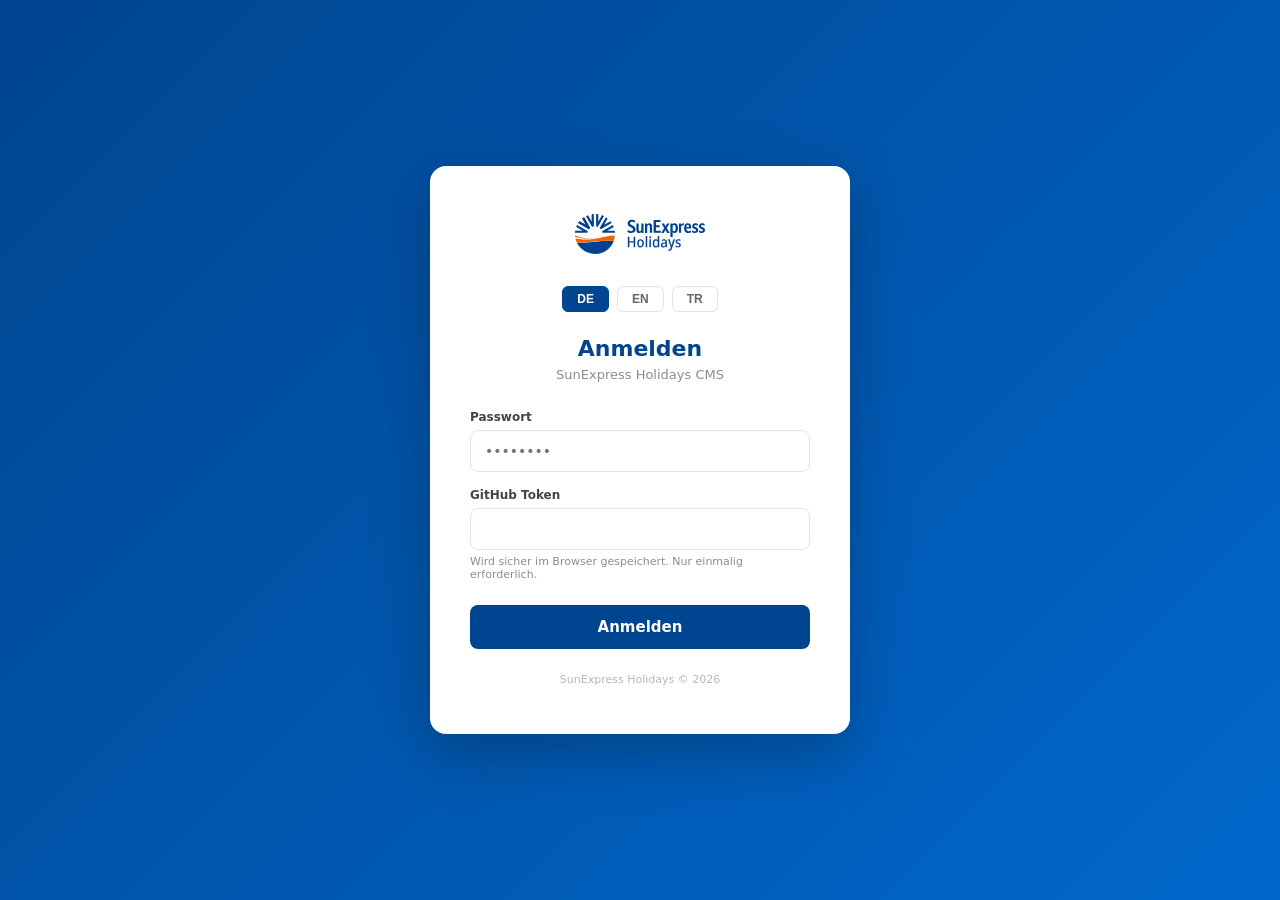
<file: admin/navigation.html>
<!DOCTYPE html>
<html lang="de">
<head>
  <meta charset="UTF-8"/><meta name="viewport" content="width=device-width,initial-scale=1.0"/>
  <title>SXH Admin — Navigation</title>
  <style>
    *{box-sizing:border-box;margin:0;padding:0;}
    body{font-family:'Segoe UI',system-ui,sans-serif;background:#f4f6f9;min-height:100vh;}
    .page-header{display:flex;align-items:center;justify-content:space-between;margin-bottom:24px;}
    .page-header h1{font-size:24px;font-weight:700;color:#00458f;}
    .page-header p{font-size:13px;color:#8c8c8c;margin-top:4px;}
    .btn{padding:10px 20px;border-radius:8px;font-size:13px;font-weight:700;cursor:pointer;border:none;font-family:inherit;display:inline-flex;align-items:center;gap:6px;transition:all .15s;}
    .btn-primary{background:#00458f;color:#fff;}.btn-primary:hover{background:#003a7a;}
    .btn-outline{background:#fff;color:#00458f;border:1px solid #dde3ea;}.btn-outline:hover{border-color:#00458f;}
    .btn-danger{background:#fef2f2;color:#dc2626;border:1px solid #fca5a5;}
    .btn-sm{padding:6px 12px;font-size:12px;}
    .lang-tabs{display:flex;gap:8px;margin-bottom:24px;}
    .lang-tab{padding:8px 20px;border-radius:8px;font-size:13px;font-weight:600;cursor:pointer;border:1px solid #dde3ea;background:#fff;color:#666;transition:all .15s;}
    .lang-tab.active{background:#00458f;color:#fff;border-color:#00458f;}
    .grid{display:grid;grid-template-columns:1fr 1fr;gap:20px;}
    .card{background:#fff;border-radius:12px;box-shadow:0 2px 8px rgba(0,0,0,.06);}
    .card-header{padding:16px 20px;border-bottom:1px solid #f0f0f0;display:flex;align-items:center;justify-content:space-between;}
    .card-header h3{font-size:14px;font-weight:700;color:#00458f;}
    .card-body{padding:16px 20px;}
    .nav-link-item{display:flex;align-items:center;gap:10px;padding:10px 12px;border-radius:8px;border:1px solid #f0f0f0;margin-bottom:8px;cursor:grab;transition:box-shadow .15s;}
    .nav-link-item:hover{box-shadow:0 2px 8px rgba(0,0,0,.1);}
    .nav-link-item.dragging{opacity:.5;}
    .drag-handle{color:#c0c0c0;cursor:grab;}
    .link-label{flex:1;font-size:13px;font-weight:600;color:#1a1a2e;}
    .link-href{font-size:11px;color:#8c8c8c;}
    .icon-btn{width:28px;height:28px;border-radius:6px;border:none;cursor:pointer;display:flex;align-items:center;justify-content:center;transition:background .15s;}
    .icon-btn-edit{background:#dbeafe;color:#1d4ed8;}.icon-btn-edit:hover{background:#bfdbfe;}
    .icon-btn-del{background:#fef2f2;color:#dc2626;}.icon-btn-del:hover{background:#fee2e2;}
    .add-link-form{background:#f8fafc;border-radius:8px;padding:12px;margin-top:12px;border:1px dashed #dde3ea;display:none;}
    .add-link-form h4{font-size:12px;font-weight:700;color:#444;margin-bottom:10px;}
    .form-row{display:grid;grid-template-columns:1fr 1fr;gap:8px;margin-bottom:8px;}
    input,select,textarea{width:100%;padding:9px 11px;border:1px solid #dde3ea;border-radius:7px;font-size:13px;font-family:inherit;outline:none;color:#1a1a2e;}
    input:focus,select:focus{border-color:#00458f;}
    textarea{resize:vertical;min-height:72px;}
    .footer-col{margin-bottom:16px;padding:16px;border:1px solid #f0f0f0;border-radius:8px;}
    .footer-col-title{display:flex;align-items:center;justify-content:space-between;margin-bottom:12px;}
    .footer-link-item{display:flex;align-items:center;gap:8px;padding:8px 10px;border-radius:6px;border:1px solid #f0f0f0;margin-bottom:6px;font-size:12px;}
    .footer-link-label{flex:1;font-weight:600;color:#1a1a2e;}
    .footer-link-href{color:#8c8c8c;font-size:11px;}
    .full-card{background:#fff;border-radius:12px;box-shadow:0 2px 8px rgba(0,0,0,.06);margin-top:20px;}
    .save-status{font-size:12px;color:#16a34a;display:none;}.save-status.show{display:block;}
  </style>
</head>
<body>
<div id="sidebar" class="sidebar"></div>
<main class="main">
  <div class="page-header">
    <div><h1 id="t-title"></h1><p id="t-sub"></p></div>
    <button class="btn btn-primary" onclick="saveAll()" id="t-savebtn"></button>
  </div>
  <div class="lang-tabs" id="content-lang-tabs"></div>
  <div class="grid">
    <div class="card">
      <div class="card-header"><h3 id="t-headerNav"></h3><button class="btn btn-outline btn-sm" onclick="showAddHeader()" id="t-addlink"></button></div>
      <div class="card-body">
        <div id="header-list"></div>
        <div class="add-link-form" id="add-header-form">
          <h4 id="t-newlinklabel"></h4>
          <div class="form-row">
            <input id="nh-label" /><input id="nh-href"/>
          </div>
          <div style="display:flex;gap:8px">
            <button class="btn btn-primary btn-sm" onclick="addHeaderLink()" id="t-addlinkbtn"></button>
            <button class="btn btn-outline btn-sm" onclick="document.getElementById('add-header-form').style.display='none'" id="t-cancelbtn"></button>
          </div>
        </div>
      </div>
    </div>
    <div class="card">
      <div class="card-header"><h3 id="t-tagline"></h3></div>
      <div class="card-body"><textarea id="footer-tagline"></textarea></div>
    </div>
  </div>
  <div class="full-card">
    <div class="card-header"><h3 id="t-footercols"></h3><button class="btn btn-outline btn-sm" onclick="addFooterCol()" id="t-addcol"></button></div>
    <div class="card-body" id="footer-cols"></div>
  </div>
  <div style="margin-top:16px;display:flex;align-items:center;gap:12px">
    <button class="btn btn-primary" onclick="saveAll()" id="t-savebtn2"></button>
    <span class="save-status" id="save-status"></span>
  </div>
</main>

<script src="i18n.js"></script>
<script src="sidebar.js"></script>
<script>
  const role=sessionStorage.getItem('sxh-role');
  if(!role) location.href='index.html';
  let navData={};
  let currentContentLang='de';

  function applyTranslations(){
    renderSidebar('navigation');
    document.getElementById('t-title').textContent=a('navTitle');
    document.getElementById('t-sub').textContent=a('navSub');
    document.getElementById('t-savebtn').innerHTML=`<svg width="14" height="14" viewBox="0 0 24 24" fill="none" stroke="currentColor" stroke-width="2"><path d="M19 21H5a2 2 0 01-2-2V5a2 2 0 012-2h11l5 5v11a2 2 0 01-2 2z"/><polyline points="17 21 17 13 7 13 7 21"/><polyline points="7 3 7 8 15 8"/></svg>${role==='admin'?a('savePublish'):a('saveDraftBtn')}`;
    document.getElementById('t-savebtn2').innerHTML=document.getElementById('t-savebtn').innerHTML;
    document.getElementById('t-headerNav').textContent=a('headerNav');
    document.getElementById('t-addlink').textContent=a('addLink');
    document.getElementById('t-newlinklabel').textContent=a('newHeaderLink');
    document.getElementById('nh-label').placeholder=a('labelField');
    document.getElementById('nh-href').placeholder=a('hrefField');
    document.getElementById('t-addlinkbtn').textContent=a('add');
    document.getElementById('t-cancelbtn').textContent=a('cancel');
    document.getElementById('t-tagline').textContent=a('footerTagline');
    document.getElementById('t-footercols').textContent=a('footerCols');
    document.getElementById('t-addcol').textContent=a('addCol');
    // Content language tabs
    document.getElementById('content-lang-tabs').innerHTML=
      ['de','en','tr'].map(l=>`<button class="lang-tab ${l===currentContentLang?'active':''}" onclick="switchContentLang('${l}',this)">
        ${l==='de'?'🇩🇪 Deutsch':l==='en'?'🇬🇧 English':'🇹🇷 Türkçe'}
      </button>`).join('');
  }

  function switchContentLang(lang,btn){
    currentContentLang=lang;
    document.querySelectorAll('.lang-tab').forEach(t=>t.classList.remove('active'));
    btn.classList.add('active');
    navData.footer[currentContentLang].tagline=document.getElementById('footer-tagline').value;
    renderAll();
  }

  async function loadNav(){
    try{
      const r=await fetch('../data/navigation.json?_='+Date.now());
      navData=await r.json();
      renderAll();
    }catch(e){console.error(e);}
  }

  function renderAll(){renderHeaderList();renderFooterTagline();renderFooterCols();}

  function renderHeaderList(){
    const links=navData.header?.[currentContentLang]||[];
    document.getElementById('header-list').innerHTML=links.map((l,i)=>`
      <div class="nav-link-item" draggable="true" data-i="${i}" ondragstart="dragStart(event)" ondragover="dragOver(event)" ondrop="dropH(event,${i})">
        <div class="drag-handle">⠿</div>
        <div style="flex:1"><div class="link-label">${l.label}</div><div class="link-href">${l.href}</div></div>
        <label style="display:flex;align-items:center;gap:4px;font-size:11px;color:#666;cursor:pointer;margin-right:4px">
          <input type="checkbox" ${l.active!==false?'checked':''} onchange="navData.header['${currentContentLang}'][${i}].active=this.checked" style="width:auto;padding:0"/> ${a('active')}
        </label>
        <button class="icon-btn icon-btn-edit" onclick="editHeaderLink(${i})"><svg width="12" height="12" viewBox="0 0 24 24" fill="none" stroke="currentColor" stroke-width="2"><path d="M11 4H4a2 2 0 00-2 2v14a2 2 0 002 2h14a2 2 0 002-2v-7"/><path d="M18.5 2.5a2.121 2.121 0 013 3L12 15l-4 1 1-4 9.5-9.5z"/></svg></button>
        <button class="icon-btn icon-btn-del" onclick="delHeaderLink(${i})"><svg width="12" height="12" viewBox="0 0 24 24" fill="none" stroke="currentColor" stroke-width="2"><polyline points="3 6 5 6 21 6"/><path d="M19 6v14a2 2 0 01-2 2H7a2 2 0 01-2-2V6m3 0V4a1 1 0 011-1h4a1 1 0 011 1v2"/></svg></button>
      </div>`).join('');
  }

  function editHeaderLink(i){const l=navData.header[currentContentLang][i];const label=prompt(a('labelField'),l.label);if(label===null)return;const href=prompt(a('hrefField'),l.href);if(href===null)return;navData.header[currentContentLang][i].label=label;navData.header[currentContentLang][i].href=href;renderHeaderList();}
  function delHeaderLink(i){if(!confirm(a('deleteConfirmNav')))return;navData.header[currentContentLang].splice(i,1);renderHeaderList();}
  function showAddHeader(){document.getElementById('add-header-form').style.display='block';}
  function addHeaderLink(){
    const label=document.getElementById('nh-label').value.trim();const href=document.getElementById('nh-href').value.trim();
    if(!label||!href)return;
    if(!navData.header[currentContentLang])navData.header[currentContentLang]=[];
    navData.header[currentContentLang].push({id:'custom-'+Date.now(),label,href,active:true});
    document.getElementById('nh-label').value='';document.getElementById('nh-href').value='';
    document.getElementById('add-header-form').style.display='none';renderHeaderList();
  }

  let dragIdx=null;
  function dragStart(e){dragIdx=parseInt(e.currentTarget.dataset.i);e.currentTarget.classList.add('dragging');}
  function dragOver(e){e.preventDefault();}
  function dropH(e,toIdx){e.preventDefault();document.querySelectorAll('.nav-link-item').forEach(el=>el.classList.remove('dragging'));if(dragIdx===null||dragIdx===toIdx)return;const arr=navData.header[currentContentLang];const moved=arr.splice(dragIdx,1)[0];arr.splice(toIdx,0,moved);dragIdx=null;renderHeaderList();}

  function renderFooterTagline(){document.getElementById('footer-tagline').value=navData.footer?.[currentContentLang]?.tagline||'';}

  function renderFooterCols(){
    const cols=navData.footer?.[currentContentLang]?.columns||[];
    document.getElementById('footer-cols').innerHTML=cols.map((col,ci)=>`
      <div class="footer-col">
        <div class="footer-col-title">
          <input value="${col.title}" onchange="navData.footer['${currentContentLang}'].columns[${ci}].title=this.value" style="font-size:13px;font-weight:700;color:#00458f;border:none;background:none;outline:none;border-bottom:1px solid #dde3ea;padding:2px 0;width:180px"/>
          <div style="display:flex;gap:6px">
            <button class="btn btn-outline btn-sm" onclick="addFooterLink(${ci})">${a('addLink')}</button>
            <button class="btn btn-danger btn-sm" onclick="delFooterCol(${ci})">${a('delete')}</button>
          </div>
        </div>
        ${col.links.map((l,li)=>`<div class="footer-link-item">
          <div class="footer-link-label">${l.label}</div><div class="footer-link-href">${l.href}</div>
          <button class="icon-btn icon-btn-edit" onclick="editFooterLink(${ci},${li})" style="margin-left:auto"><svg width="11" height="11" viewBox="0 0 24 24" fill="none" stroke="currentColor" stroke-width="2"><path d="M11 4H4a2 2 0 00-2 2v14a2 2 0 002 2h14a2 2 0 002-2v-7"/><path d="M18.5 2.5a2.121 2.121 0 013 3L12 15l-4 1 1-4 9.5-9.5z"/></svg></button>
          <button class="icon-btn icon-btn-del" onclick="delFooterLink(${ci},${li})"><svg width="11" height="11" viewBox="0 0 24 24" fill="none" stroke="currentColor" stroke-width="2"><polyline points="3 6 5 6 21 6"/><path d="M19 6v14a2 2 0 01-2 2H7a2 2 0 01-2-2V6m3 0V4a1 1 0 011-1h4a1 1 0 011 1v2"/></svg></button>
        </div>`).join('')}
      </div>`).join('');
  }

  function addFooterCol(){if(!navData.footer[currentContentLang])navData.footer[currentContentLang]={tagline:'',columns:[]};navData.footer[currentContentLang].columns.push({id:'col-'+Date.now(),title:a('add'),links:[]});renderFooterCols();}
  function delFooterCol(i){if(!confirm(a('deleteColConfirm')))return;navData.footer[currentContentLang].columns.splice(i,1);renderFooterCols();}
  function addFooterLink(ci){const label=prompt(a('linkLabel'));if(!label)return;const href=prompt(a('linkUrl'),'#');if(!href)return;navData.footer[currentContentLang].columns[ci].links.push({label,href});renderFooterCols();}
  function editFooterLink(ci,li){const l=navData.footer[currentContentLang].columns[ci].links[li];const label=prompt(a('linkLabel'),l.label);if(label===null)return;const href=prompt(a('linkUrl'),l.href);if(href===null)return;navData.footer[currentContentLang].columns[ci].links[li]={label,href};renderFooterCols();}
  function delFooterLink(ci,li){navData.footer[currentContentLang].columns[ci].links.splice(li,1);renderFooterCols();}

  async function saveAll(){
    navData.footer[currentContentLang].tagline=document.getElementById('footer-tagline').value;
    if(role==='admin') await pushNav();
    else saveDraftNav();
    const ss=document.getElementById('save-status');
    ss.textContent=role==='admin'?a('publishedMsg'):a('draftSavedMsg');
    ss.classList.add('show');setTimeout(()=>ss.classList.remove('show'),3000);
  }

  async function pushNav(){
    const token=sessionStorage.getItem('sxh-token');
    if(!token){alert(a('tokenMissing'));return;}
    try{
      const gr=await fetch('https://api.github.com/repos/ceycan07-ai/skh-site/contents/data/navigation.json',{headers:{'Authorization':`token ${token}`,'Accept':'application/vnd.github.v3+json'}});
      const gd=await gr.json();
      await fetch('https://api.github.com/repos/ceycan07-ai/skh-site/contents/data/navigation.json',{method:'PUT',headers:{'Authorization':`token ${token}`,'Accept':'application/vnd.github.v3+json','Content-Type':'application/json'},body:JSON.stringify({message:'cms: navigation update',content:btoa(unescape(encodeURIComponent(JSON.stringify(navData,null,2)))),sha:gd.sha})});
      localStorage.setItem('sxh-last-updated',new Date().toLocaleDateString());
    }catch(e){alert(a('pushError')+e.message);}
  }

  function saveDraftNav(){
    const drafts=JSON.parse(localStorage.getItem('sxh-drafts')||'[]');
    const idx=drafts.findIndex(d=>d.id==='navigation');
    const draft={id:'navigation',name:a('navigation'),type:a('navigation'),date:new Date().toLocaleDateString(),file:'data/navigation.json',content:navData};
    if(idx>=0)drafts[idx]=draft;else drafts.push(draft);
    localStorage.setItem('sxh-drafts',JSON.stringify(drafts));
  }

  applyTranslations();
  loadNav();
</script>
</body>
</html>
</file>
<file: shared.css>
@import url('https://fonts.googleapis.com/css2?family=Open+Sans:wght@300;400;600;700&display=swap');

/* ═══════════════════════════════════════════
   SunExpress Holidays — Brand Design System
   Based on official SXS Brand Guidelines
═══════════════════════════════════════════ */

:root {
  /* Brand Colors */
  --blue:          #00458f;
  --blue-dark:     #04306d;
  --blue-mid:      #009fe3;
  --blue-light:    #84d0f0;
  --orange:        #eb690b;
  --orange-dark:   #d3550a;
  --orange-bright: #f39200;
  --orange-light:  #f9b200;
  --greyblue:      #6e90b8;
  --greyblue-1:    #aecae2;
  --greyblue-2:    #e5f2fc;
  --white:         #ffffff;
  --bg:            #fafafa;
  --grey-1:        #f0f0f0;
  --grey-2:        #cccccc;
  --grey-3:        #8c8c8c;
  --text:          #4b4b4b;

  /* Spacing */
  --sp-xs: 4px; --sp-sm: 8px; --sp-md: 16px;
  --sp-lg: 24px; --sp-xl: 32px; --sp-2xl: 48px; --sp-3xl: 64px;

  /* Radius */
  --r-sm: 2px; --r-md: 4px; --r-lg: 8px;
  --r-xl: 12px; --r-2xl: 16px; --r-full: 9999px;

  /* Shadows */
  --sh-sm: 0 1px 2px rgba(0,0,0,.05);
  --sh-md: 0 2px 8px rgba(0,0,0,.08);
  --sh-lg: 0 4px 16px rgba(0,0,0,.12);
  --sh-xl: 0 8px 32px rgba(0,0,0,.16);

  /* Font */
  --font: 'Open Sans', 'Helvetica Neue', Arial, sans-serif;
}

*, *::before, *::after { box-sizing: border-box; margin: 0; padding: 0; }
html { scroll-behavior: smooth; }
body { font-family: var(--font); font-size: 14px; line-height: 1.5; color: var(--text); background: #fff; }
img { max-width: 100%; display: block; }
a { color: var(--blue); text-decoration: none; }
a:hover { text-decoration: underline; }
button { cursor: pointer; font-family: var(--font); }

/* ── TOP BAR ── */
.top-bar {
  background: var(--grey-1);
  border-bottom: 1px solid var(--grey-2);
  height: 36px;
  display: flex; align-items: center;
  padding: 0 var(--sp-xl);
  font-size: 12px; color: var(--grey-3);
  gap: var(--sp-md);
}
.top-bar-left { display: flex; align-items: center; gap: 6px; }
.top-bar-right { margin-left: auto; display: flex; align-items: center; gap: var(--sp-md); }
.top-bar a { color: var(--grey-3); font-size: 12px; }
.top-bar a:hover { color: var(--blue); text-decoration: none; }

/* ── HEADER ── */
.site-header {
  background: var(--white);
  height: 72px;
  display: flex; align-items: center;
  padding: 0 var(--sp-xl);
  box-shadow: var(--sh-md);
  position: sticky; top: 0; z-index: 200;
  gap: var(--sp-xl);
}
.header-logo { display: flex; align-items: center; flex-shrink: 0; }
.header-logo img { height: 40px; width: auto; }
.header-logo svg { height: 40px; width: auto; }

.header-nav { display: flex; align-items: center; gap: 2px; flex: 1; justify-content: center; }
.header-nav a {
  font-size: 13px; font-weight: 600; color: var(--text);
  padding: 8px 14px; border-radius: var(--r-md);
  transition: color .15s; white-space: nowrap;
  border-bottom: 2px solid transparent;
}
.header-nav a:hover { color: var(--blue); text-decoration: none; }
.header-nav a.active { color: var(--blue); border-bottom-color: var(--blue); border-radius: 0; }

.header-actions { display: flex; align-items: center; gap: var(--sp-sm); flex-shrink: 0; }

/* Language selector */
.lang-selector {
  display: flex; align-items: center; gap: 2px;
  border: 1px solid var(--grey-2); border-radius: var(--r-md);
  overflow: hidden; height: 32px;
}
.lang-btn {
  font-size: 11px; font-weight: 700; letter-spacing: .5px;
  padding: 0 10px; height: 100%; border: none; background: transparent;
  color: var(--grey-3); cursor: pointer; transition: all .15s;
  border-right: 1px solid var(--grey-2);
}
.lang-btn:last-child { border-right: none; }
.lang-btn:hover { background: var(--greyblue-2); color: var(--blue); }
.lang-btn.active { background: var(--blue); color: var(--white); }

/* ── BUTTONS ── */
.btn {
  display: inline-flex; align-items: center; gap: 6px;
  font-family: var(--font); font-weight: 600; border-radius: var(--r-md);
  border: none; cursor: pointer; transition: background .15s, color .15s;
  white-space: nowrap; text-decoration: none;
}
.btn:hover { text-decoration: none; }
.btn-primary { background: var(--orange); color: #fff; padding: 10px 20px; font-size: 14px; }
.btn-primary:hover { background: var(--orange-dark); color: #fff; }
.btn-primary.lg { padding: 14px 28px; font-size: 15px; font-weight: 700; }
.btn-secondary { background: var(--blue); color: #fff; padding: 10px 20px; font-size: 14px; }
.btn-secondary:hover { background: var(--blue-dark); color: #fff; }
.btn-outline { background: transparent; color: var(--blue); border: 2px solid var(--blue); padding: 8px 16px; font-size: 13px; }
.btn-outline:hover { background: var(--blue); color: #fff; }
.btn-ghost { background: transparent; color: var(--blue); padding: 8px 16px; font-size: 13px; }
.btn-ghost:hover { background: var(--greyblue-2); }
.btn-white { background: #fff; color: var(--blue); padding: 12px 24px; font-size: 14px; font-weight: 700; }
.btn-white:hover { background: var(--greyblue-2); color: var(--blue); }
.btn-sm { padding: 7px 14px; font-size: 12px; }

/* ── SEARCH MASK ── */
.search-wrap { position: relative; z-index: 10; width: 100%; }
.search-tabs { display: flex; gap: 2px; }
.search-tab {
  font-family: var(--font); font-size: 13px; font-weight: 600;
  padding: 10px 20px; border: none; border-radius: var(--r-md) var(--r-md) 0 0;
  cursor: pointer; display: flex; align-items: center; gap: 8px;
  color: rgba(255,255,255,.7); background: rgba(0,0,0,.2);
  transition: all .15s;
}
.search-tab svg, .search-tab i { width: 18px; height: 18px; flex-shrink: 0; }
.search-tab.active { background: #fff; color: var(--blue); }
.search-tab:hover:not(.active) { background: rgba(0,0,0,.3); color: #fff; }

.search-box {
  background: #fff; border-radius: 0 var(--r-lg) var(--r-lg) var(--r-lg);
  padding: 20px 24px; box-shadow: var(--sh-xl);
  display: flex; gap: 12px; align-items: flex-end; flex-wrap: wrap;
}
.search-field { display: flex; flex-direction: column; gap: 5px; flex: 1; min-width: 140px; }
.search-field label {
  font-size: 11px; font-weight: 700; color: var(--grey-3);
  letter-spacing: .8px; text-transform: uppercase;
}
.search-field-inner {
  height: 48px; border: 1px solid var(--grey-2); border-radius: var(--r-md);
  padding: 0 14px; display: flex; align-items: center; gap: 10px;
  font-size: 13px; color: var(--text); cursor: pointer; background: #fff;
  transition: border-color .15s, box-shadow .15s; position: relative;
}
.search-field-inner:hover { border-color: var(--blue); box-shadow: 0 0 0 3px rgba(0,69,143,.1); }
.search-field-inner .fi { color: var(--blue); flex-shrink: 0; }
.search-field-inner .val { font-weight: 600; font-size: 13px; line-height: 1.2; }
.search-field-inner .val-sub { font-size: 11px; color: var(--grey-3); }

/* Guests dropdown */
.guests-wrap { position: relative; flex: 0.85; min-width: 160px; }
.guests-dropdown {
  position: absolute; top: calc(100% + 8px); left: 0;
  background: #fff; border: 1px solid var(--grey-2);
  border-radius: var(--r-lg); box-shadow: var(--sh-xl);
  padding: 16px; z-index: 300; display: none; min-width: 300px;
}
.guests-dropdown.open { display: block; }
.guests-row {
  display: flex; align-items: center; justify-content: space-between;
  padding: 10px 0; border-bottom: 1px solid var(--grey-1);
}
.guests-row:last-of-type { border-bottom: none; }
.guests-label { font-size: 13px; font-weight: 600; color: var(--text); }
.guests-label-sub { font-size: 11px; color: var(--grey-3); }
.guests-counter { display: flex; align-items: center; gap: 14px; }
.g-btn {
  width: 32px; height: 32px; border-radius: 50%;
  border: 2px solid var(--blue); background: transparent;
  color: var(--blue); font-size: 20px; font-weight: 600;
  display: flex; align-items: center; justify-content: center;
  transition: all .15s; line-height: 1; padding-bottom: 1px;
}
.g-btn:hover { background: var(--blue); color: #fff; }
.g-btn:disabled { border-color: var(--grey-2); color: var(--grey-2); pointer-events: none; }
.g-count { font-size: 16px; font-weight: 700; min-width: 22px; text-align: center; }
.child-ages-section { margin-top: 12px; padding-top: 12px; border-top: 1px solid var(--grey-1); }
.child-ages-title { font-size: 11px; font-weight: 700; color: var(--grey-3); letter-spacing: .8px; text-transform: uppercase; margin-bottom: 10px; }
.child-ages-grid { display: grid; grid-template-columns: 1fr 1fr; gap: 8px; }
.child-age-item { display: flex; flex-direction: column; gap: 4px; }
.child-age-item label { font-size: 11px; color: var(--grey-3); font-weight: 600; }
.child-age-item select {
  height: 36px; border: 1px solid var(--grey-2); border-radius: var(--r-md);
  padding: 0 28px 0 10px; font-family: var(--font); font-size: 13px;
  color: var(--text); background: #fff; cursor: pointer; appearance: none;
  background-image: url("data:image/svg+xml,%3Csvg xmlns='http://www.w3.org/2000/svg' width='10' height='6'%3E%3Cpath d='M0 0l5 6 5-6z' fill='%238c8c8c'/%3E%3C/svg%3E");
  background-repeat: no-repeat; background-position: right 10px center;
}
.child-age-item select:focus { outline: none; border-color: var(--blue); }
.guests-apply-btn { width: 100%; margin-top: 14px; justify-content: center; }

.search-btn {
  height: 48px; padding: 0 28px; background: var(--orange); color: #fff;
  font-family: var(--font); font-size: 15px; font-weight: 700;
  border: none; border-radius: var(--r-md); cursor: pointer;
  display: flex; align-items: center; gap: 8px;
  transition: background .15s; white-space: nowrap; align-self: flex-end; flex-shrink: 0;
}
.search-btn:hover { background: var(--orange-dark); }

/* ── USP BAR ── */
.usp-bar {
  background: var(--greyblue-2); border-bottom: 1px solid var(--greyblue-1);
  padding: 0 var(--sp-xl); display: flex; align-items: center; overflow-x: auto;
}
.usp-item {
  display: flex; align-items: center; gap: 8px;
  padding: 13px 24px 13px 0; font-size: 12px; font-weight: 600;
  color: var(--blue-dark); white-space: nowrap;
  border-right: 1px solid var(--greyblue-1); margin-right: 24px; flex-shrink: 0;
}
.usp-item:last-child { border-right: none; margin-right: 0; }
.usp-item svg { color: var(--orange); flex-shrink: 0; }

/* ── CARDS ── */
.card { background: #fff; border-radius: var(--r-lg); box-shadow: var(--sh-md); }
.card-header { padding: 16px 20px; border-bottom: 1px solid var(--grey-1); }
.card-body { padding: 20px; }
.card-footer { padding: 16px 20px; border-top: 1px solid var(--grey-1); background: var(--bg); }

/* ── BADGES ── */
.badge { display: inline-block; font-size: 11px; font-weight: 700; padding: 4px 10px; border-radius: var(--r-md); text-transform: uppercase; letter-spacing: .5px; }
.badge-orange { background: var(--orange); color: #fff; }
.badge-blue   { background: var(--blue);   color: #fff; }
.badge-yellow { background: var(--orange-light); color: var(--blue-dark); }
.badge-light  { background: var(--grey-1); color: var(--text); }

/* ── TAGS ── */
.tag { display: inline-flex; align-items: center; gap: 4px; font-size: 11px; font-weight: 600; color: var(--blue); background: var(--greyblue-2); padding: 4px 10px; border-radius: var(--r-full); }

/* ── STARS ── */
.stars { display: flex; align-items: center; gap: 2px; }
.star-filled { color: var(--orange-light); }
.star-empty  { color: var(--grey-2); }
.stars .score { font-size: 12px; color: var(--grey-3); margin-left: 5px; }

/* ── ALERTS ── */
.alert { padding: 12px 16px; border-radius: var(--r-lg); border-left: 4px solid; font-size: 13px; margin-bottom: var(--sp-md); }
.alert-info    { background: var(--greyblue-2); border-color: var(--blue);         color: var(--blue-dark); }
.alert-success { background: #e8f5e9;           border-color: #4caf50;             color: #2e7d32; }
.alert-warning { background: #fff8e1;           border-color: var(--orange-light); color: #b8860b; }
.alert-error   { background: #ffebee;           border-color: var(--orange);       color: #c62828; }

/* ── SECTION ── */
.section { padding: var(--sp-2xl) var(--sp-xl); }
.section-white { background: #fff; }
.section-grey  { background: var(--grey-1); }
.section-header { display: flex; align-items: flex-end; justify-content: space-between; margin-bottom: 28px; }
.section-title { font-size: 28px; font-weight: 700; color: var(--blue); line-height: 1.25; margin-bottom: 6px; }
.section-sub { font-size: 14px; color: var(--grey-3); }
.link-more { font-size: 13px; font-weight: 600; color: var(--blue); display: flex; align-items: center; gap: 4px; white-space: nowrap; }
.link-more:hover { text-decoration: underline; }

/* ── FOOTER ── */
.site-footer { background: var(--blue-dark); padding: 48px var(--sp-xl) 24px; color: var(--greyblue-1); }
.footer-grid { display: grid; grid-template-columns: 2fr 1fr 1fr 1fr; gap: var(--sp-xl); margin-bottom: var(--sp-xl); }
.footer-logo { filter: brightness(0) invert(1); opacity: .9; height: 36px; width: auto; }
.footer-brand p { font-size: 12px; color: var(--greyblue); line-height: 1.6; max-width: 220px; margin-top: 14px; }
.footer-col h5 { font-size: 12px; font-weight: 700; color: #fff; letter-spacing: .8px; text-transform: uppercase; margin-bottom: 14px; }
.footer-col a { display: block; font-size: 12px; color: var(--greyblue); margin-bottom: 8px; transition: color .15s; }
.footer-col a:hover { color: #fff; text-decoration: none; }
.footer-bottom { border-top: 1px solid #003a7a; padding-top: 20px; display: flex; align-items: center; justify-content: space-between; flex-wrap: wrap; gap: 12px; }
.footer-bottom p { font-size: 11px; color: var(--greyblue); }
.footer-chips { display: flex; gap: 8px; }
.footer-chip { background: var(--blue); color: var(--blue-light); font-size: 10px; font-weight: 700; padding: 4px 10px; border-radius: var(--r-md); letter-spacing: .5px; }

/* ── BREADCRUMB ── */
.breadcrumb { display: flex; align-items: center; gap: 6px; font-size: 12px; color: var(--grey-3); padding: 12px var(--sp-xl); background: #fff; border-bottom: 1px solid var(--grey-1); }
.breadcrumb a { color: var(--blue); }
.breadcrumb a:hover { text-decoration: underline; }
.breadcrumb-sep { color: var(--grey-2); }

/* ── PROMO CARD ── */
.promo-card { background: linear-gradient(135deg, var(--blue), var(--blue-mid)); border-radius: var(--r-xl); padding: 36px 44px; display: flex; align-items: center; justify-content: space-between; gap: 24px; }
.promo-badge { display: inline-block; background: var(--orange); color: #fff; font-size: 11px; font-weight: 700; padding: 4px 12px; border-radius: var(--r-full); letter-spacing: .8px; text-transform: uppercase; margin-bottom: 12px; }
.promo-card h3 { font-size: 24px; font-weight: 700; color: #fff; margin-bottom: 8px; }
.promo-card p { font-size: 14px; color: var(--greyblue-1); max-width: 440px; }

/* ── IMAGE PLACEHOLDERS ── */
.img-placeholder { display: flex; align-items: center; justify-content: center; font-size: 13px; font-weight: 700; color: rgba(255,255,255,.9); padding: 0 12px; text-align: center; }
.ci1{background:linear-gradient(160deg,#009fe3,#00458f)}
.ci2{background:linear-gradient(160deg,#f9b200,#eb690b)}
.ci3{background:linear-gradient(160deg,#84d0f0,#009fe3)}
.ci4{background:linear-gradient(160deg,#04306d,#009fe3)}
.ci5{background:linear-gradient(160deg,#009fe3,#eb690b)}
.ci6{background:linear-gradient(160deg,#eb690b,#f9b200)}
.ci7{background:linear-gradient(160deg,#00458f,#84d0f0)}
.ci8{background:linear-gradient(160deg,#f39200,#00458f)}
.ci9{background:linear-gradient(160deg,#009fe3,#04306d)}

/* ── RESPONSIVE ── */
@media (max-width: 992px) {
  .header-nav { display: none; }
  .footer-grid { grid-template-columns: 1fr 1fr; }
}
@media (max-width: 768px) {
  .search-box { flex-direction: column; }
  .section-header { flex-direction: column; align-items: flex-start; gap: 8px; }
  .promo-card { flex-direction: column; text-align: center; padding: 24px; }
}

/* ══ SEARCH DROPDOWNS ══ */
.search-dropdown {
  position:absolute; top:calc(100% + 6px); left:0;
  background:#fff; border:1px solid var(--grey-2); border-radius:var(--r-lg);
  box-shadow:var(--sh-xl); z-index:400; display:none; min-width:280px;
  overflow:hidden;
}
.search-dropdown.open { display:block; }
.search-cal-dd { min-width:320px; }
.sd-search-wrap { padding:12px 12px 8px; border-bottom:1px solid var(--grey-1); }
.sd-search { width:100%; height:36px; border:1px solid var(--grey-2); border-radius:var(--r-md); padding:0 12px; font-family:var(--font); font-size:13px; color:var(--text); }
.sd-search:focus { outline:none; border-color:var(--blue); }
.sd-list { max-height:260px; overflow-y:auto; }
.sd-item { display:flex; align-items:center; gap:10px; padding:10px 14px; cursor:pointer; transition:background .12s; }
.sd-item:hover { background:var(--greyblue-2); }
.sd-name { font-size:13px; font-weight:600; color:var(--text); }
.sd-sub  { font-size:11px; color:var(--grey-3); }

/* ══ GUESTS DROPDOWN ══ */
.guests-dd {
  position:absolute; top:calc(100% + 6px); left:0;
  background:#fff; border:1px solid var(--grey-2); border-radius:var(--r-lg);
  box-shadow:var(--sh-xl); z-index:400; display:none; min-width:300px; padding:16px;
}
.guests-dd.open { display:block; }

/* ══ CALENDAR ══ */
.cal-wrap { padding:16px; }
.cal-sel-row { display:flex; align-items:center; gap:12px; margin-bottom:14px; padding-bottom:12px; border-bottom:1px solid var(--grey-1); }
.cal-sel-item { flex:1; padding:8px 10px; border-radius:var(--r-md); border:2px solid var(--grey-2); cursor:pointer; }
.cal-sel-item.active { border-color:var(--blue); background:var(--greyblue-2); }
.cal-sel-label { font-size:10px; font-weight:700; color:var(--grey-3); letter-spacing:.8px; text-transform:uppercase; }
.cal-sel-date { font-size:14px; font-weight:700; color:var(--blue); margin-top:2px; }
.cal-nights-badge { background:var(--orange); color:#fff; font-size:11px; font-weight:700; padding:4px 10px; border-radius:var(--r-full); white-space:nowrap; }
.cal-head { display:flex; align-items:center; justify-content:space-between; margin-bottom:10px; }
.cal-month { font-size:14px; font-weight:700; color:var(--blue); }
.cal-nav { background:none; border:1px solid var(--grey-2); border-radius:var(--r-md); width:28px; height:28px; font-size:16px; cursor:pointer; color:var(--blue); display:flex; align-items:center; justify-content:center; }
.cal-nav:hover { background:var(--greyblue-2); }
.cal-days-hdr { display:grid; grid-template-columns:repeat(7,1fr); margin-bottom:4px; }
.cal-days-hdr div { text-align:center; font-size:11px; font-weight:700; color:var(--grey-3); padding:4px 0; }
.cal-grid { display:grid; grid-template-columns:repeat(7,1fr); gap:2px; }
.cal-cell { height:32px; display:flex; align-items:center; justify-content:center; font-size:13px; border-radius:var(--r-md); cursor:pointer; transition:all .12s; }
.cal-cell:hover:not(.cal-past):not(.cal-empty) { background:var(--greyblue-2); color:var(--blue); }
.cal-cell.cal-past { color:var(--grey-2); cursor:default; }
.cal-cell.cal-empty { cursor:default; }
.cal-cell.cal-in  { background:var(--blue); color:#fff; border-radius:var(--r-md) 0 0 var(--r-md); }
.cal-cell.cal-out { background:var(--blue); color:#fff; border-radius:0 var(--r-md) var(--r-md) 0; }
.cal-cell.cal-range { background:var(--greyblue-2); color:var(--blue); border-radius:0; }
.cal-foot { margin-top:12px; padding-top:12px; border-top:1px solid var(--grey-1); }

/* ══ SF-REL: each search field is a positioning context for its dropdown ══ */
.sf-rel { position: relative; flex: 1; }

/* Override: dropdowns inside .sf-rel are positioned relative to their own field */
.sf-rel .search-dropdown {
  position: absolute;
  top: calc(100% + 6px);
  left: 0;
  min-width: 100%;
  max-width: 340px;
}
.sf-rel .search-cal-dd { min-width: 320px; }

/* guests-dd also relative to its sf-rel parent */
.guests-dd {
  position: absolute;
  top: calc(100% + 6px);
  left: 0;
  background: #fff;
  border: 1px solid var(--grey-2);
  border-radius: var(--r-lg);
  box-shadow: var(--sh-xl);
  z-index: 400;
  display: none;
  min-width: 300px;
  padding: 16px;
}
.guests-dd.open { display: block; }

/* ══════════════════════════════════════════════
   HERO TEASER SLIDER  (brand-colour banners)
   ══════════════════════════════════════════════ */
.teaser-slider{width:100%;overflow:hidden;position:relative;border-radius:var(--r-xl);box-shadow:var(--sh-xl);}
.teaser-track{display:flex;transition:transform .55s cubic-bezier(.4,0,.2,1);}
.teaser-slide{min-width:100%;display:flex;align-items:stretch;border-radius:var(--r-xl);overflow:hidden;min-height:160px;}

/* Slide colour skins */
.tsr-orange{background:linear-gradient(115deg,#eb690b 0%,#f08228 55%,#faa849 100%);}
.tsr-blue  {background:linear-gradient(115deg,#004a9c 0%,#0068cc 55%,#3d90e0 100%);}
.tsr-teal  {background:linear-gradient(115deg,#046e6e 0%,#0a9d97 55%,#17c4bd 100%);}

/* Left illustration zone */
.tsr-art{flex:0 0 200px;position:relative;display:flex;align-items:flex-end;justify-content:center;overflow:hidden;padding:0 0 0 12px;}
.tsr-art svg{width:160px;height:auto;display:block;}

/* Centre copy zone */
.tsr-body{flex:1;padding:24px 24px;display:flex;flex-direction:column;justify-content:center;gap:8px;}
.tsr-eyebrow{font-size:11px;font-weight:700;letter-spacing:1.4px;text-transform:uppercase;color:rgba(255,255,255,.75);}
.tsr-title{font-size:26px;font-weight:800;line-height:1.15;color:#fff;text-shadow:0 1px 3px rgba(0,0,0,.18);}
.tsr-title em{font-style:normal;}
.tsr-sub{font-size:13px;color:rgba(255,255,255,.88);line-height:1.55;max-width:400px;}
.tsr-actions{display:flex;align-items:center;gap:12px;margin-top:4px;}
.tsr-cta{background:#fff;border:none;border-radius:var(--r-full);font-family:var(--font);font-size:13px;font-weight:700;padding:10px 22px;cursor:pointer;transition:opacity .15s,transform .15s;display:inline-block;text-decoration:none;}
.tsr-cta:hover{opacity:.92;transform:translateY(-1px);}
.tsr-orange .tsr-cta{color:#eb690b;}
.tsr-blue   .tsr-cta{color:#00458f;}
.tsr-teal   .tsr-cta{color:#046e6e;}
.tsr-secondary{font-size:12px;font-weight:600;color:rgba(255,255,255,.85);text-decoration:underline;cursor:pointer;}

/* Right countdown / badge zone */
.tsr-right{flex:0 0 180px;display:flex;flex-direction:column;align-items:center;justify-content:center;padding:20px 16px 20px 8px;gap:10px;}
.tsr-countdown{display:flex;gap:6px;}
.tsr-unit{background:rgba(255,255,255,.18);border-radius:var(--r-md);padding:8px 10px;text-align:center;min-width:46px;backdrop-filter:blur(6px);}
.tsr-unit-num{font-size:20px;font-weight:800;color:#fff;line-height:1;}
.tsr-unit-lbl{font-size:9px;font-weight:600;color:rgba(255,255,255,.7);text-transform:uppercase;margin-top:2px;}
.tsr-stamp{background:rgba(255,255,255,.95);border-radius:50%;width:80px;height:80px;display:flex;flex-direction:column;align-items:center;justify-content:center;text-align:center;box-shadow:0 4px 16px rgba(0,0,0,.18);}
.tsr-stamp-num{font-size:15px;font-weight:800;line-height:1.1;}
.tsr-stamp-lbl{font-size:9px;font-weight:600;letter-spacing:.6px;text-transform:uppercase;line-height:1.2;}
.tsr-orange .tsr-stamp-num{color:#eb690b;}
.tsr-blue   .tsr-stamp-num{color:#00458f;}
.tsr-teal   .tsr-stamp-num{color:#046e6e;}

/* Nav dots & arrows */
.tsr-dots{display:flex;gap:7px;margin-top:12px;justify-content:center;}
.tsr-dot{width:8px;height:8px;border-radius:4px;background:rgba(0,0,0,.18);cursor:pointer;transition:all .2s;border:none;padding:0;}
.tsr-dot.active{background:var(--blue);width:22px;}
.tsr-arrow{position:absolute;top:50%;transform:translateY(-50%);width:34px;height:34px;border-radius:50%;border:2px solid rgba(255,255,255,.35);background:rgba(255,255,255,.15);color:#fff;cursor:pointer;display:flex;align-items:center;justify-content:center;font-size:18px;backdrop-filter:blur(4px);transition:background .15s;z-index:2;}
.tsr-arrow:hover{background:rgba(255,255,255,.3);}
.tsr-arrow-prev{left:10px;}
.tsr-arrow-next{right:10px;}
</file>
